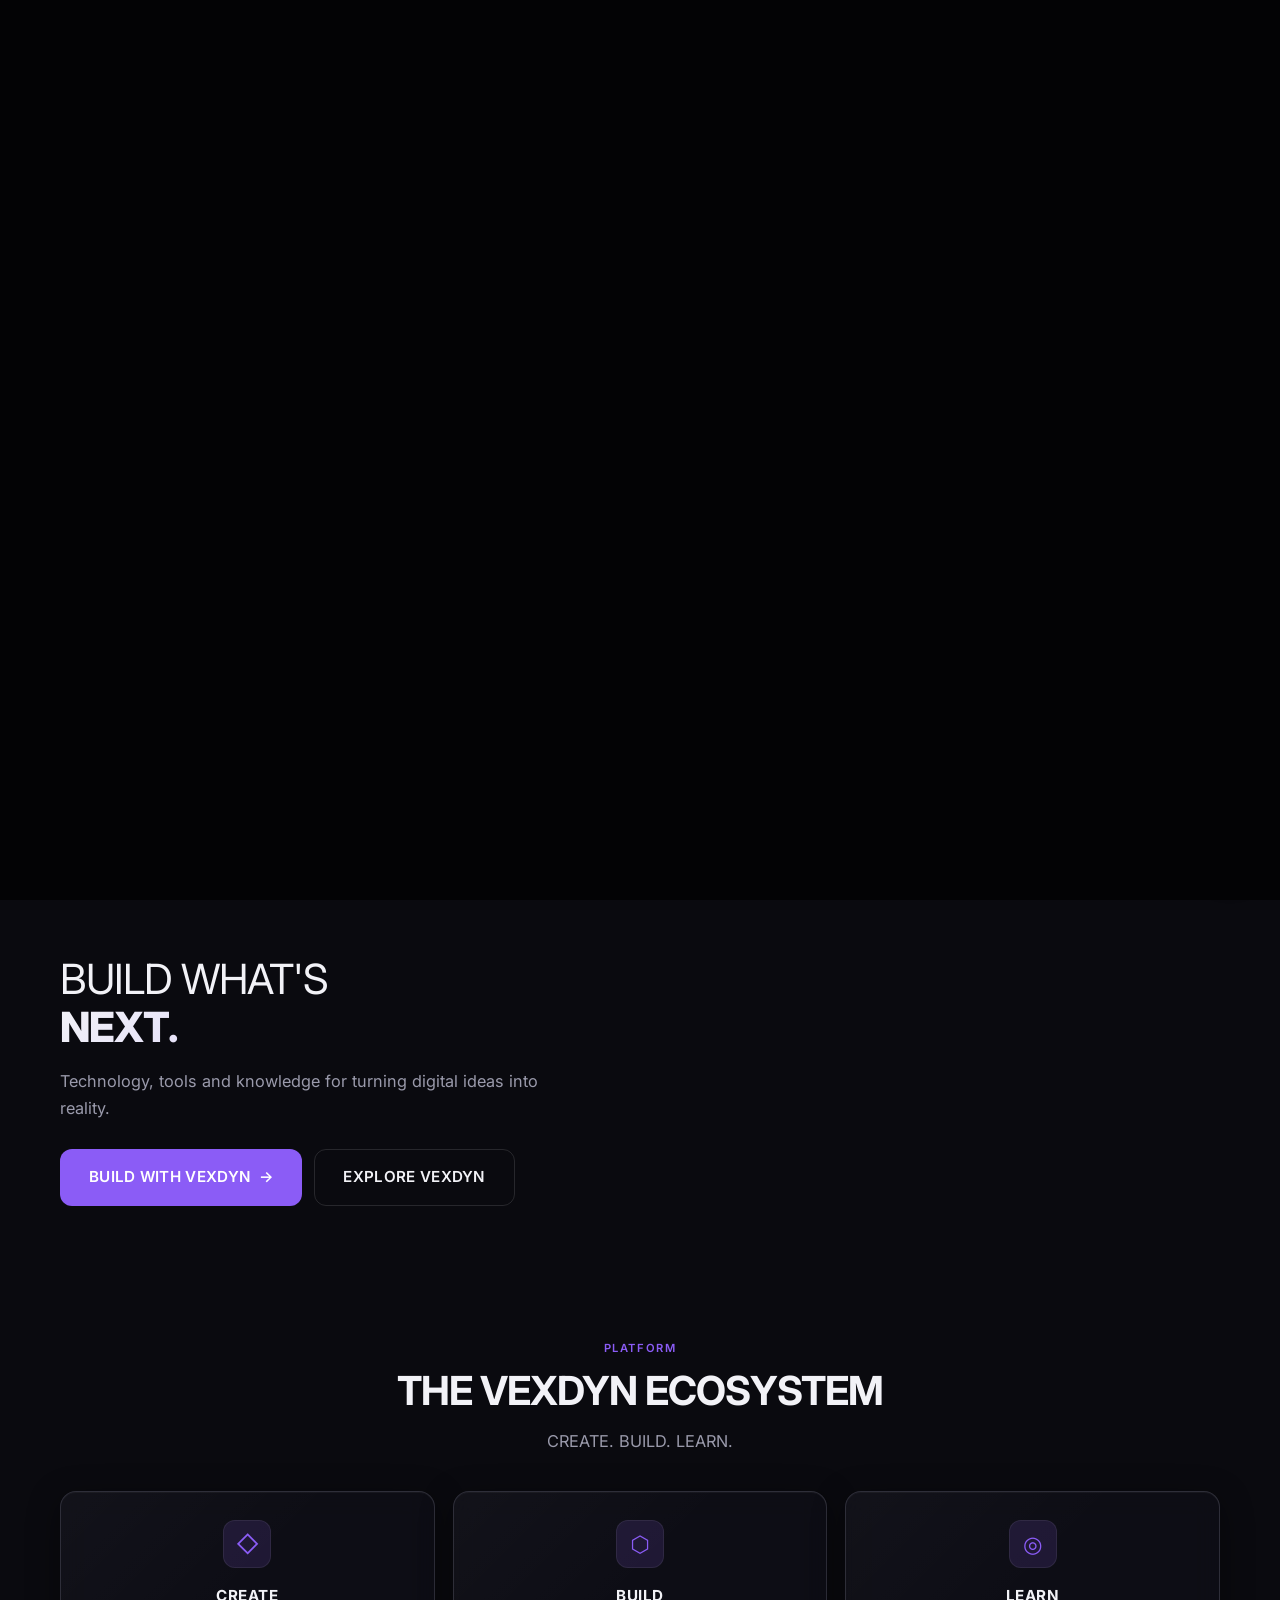
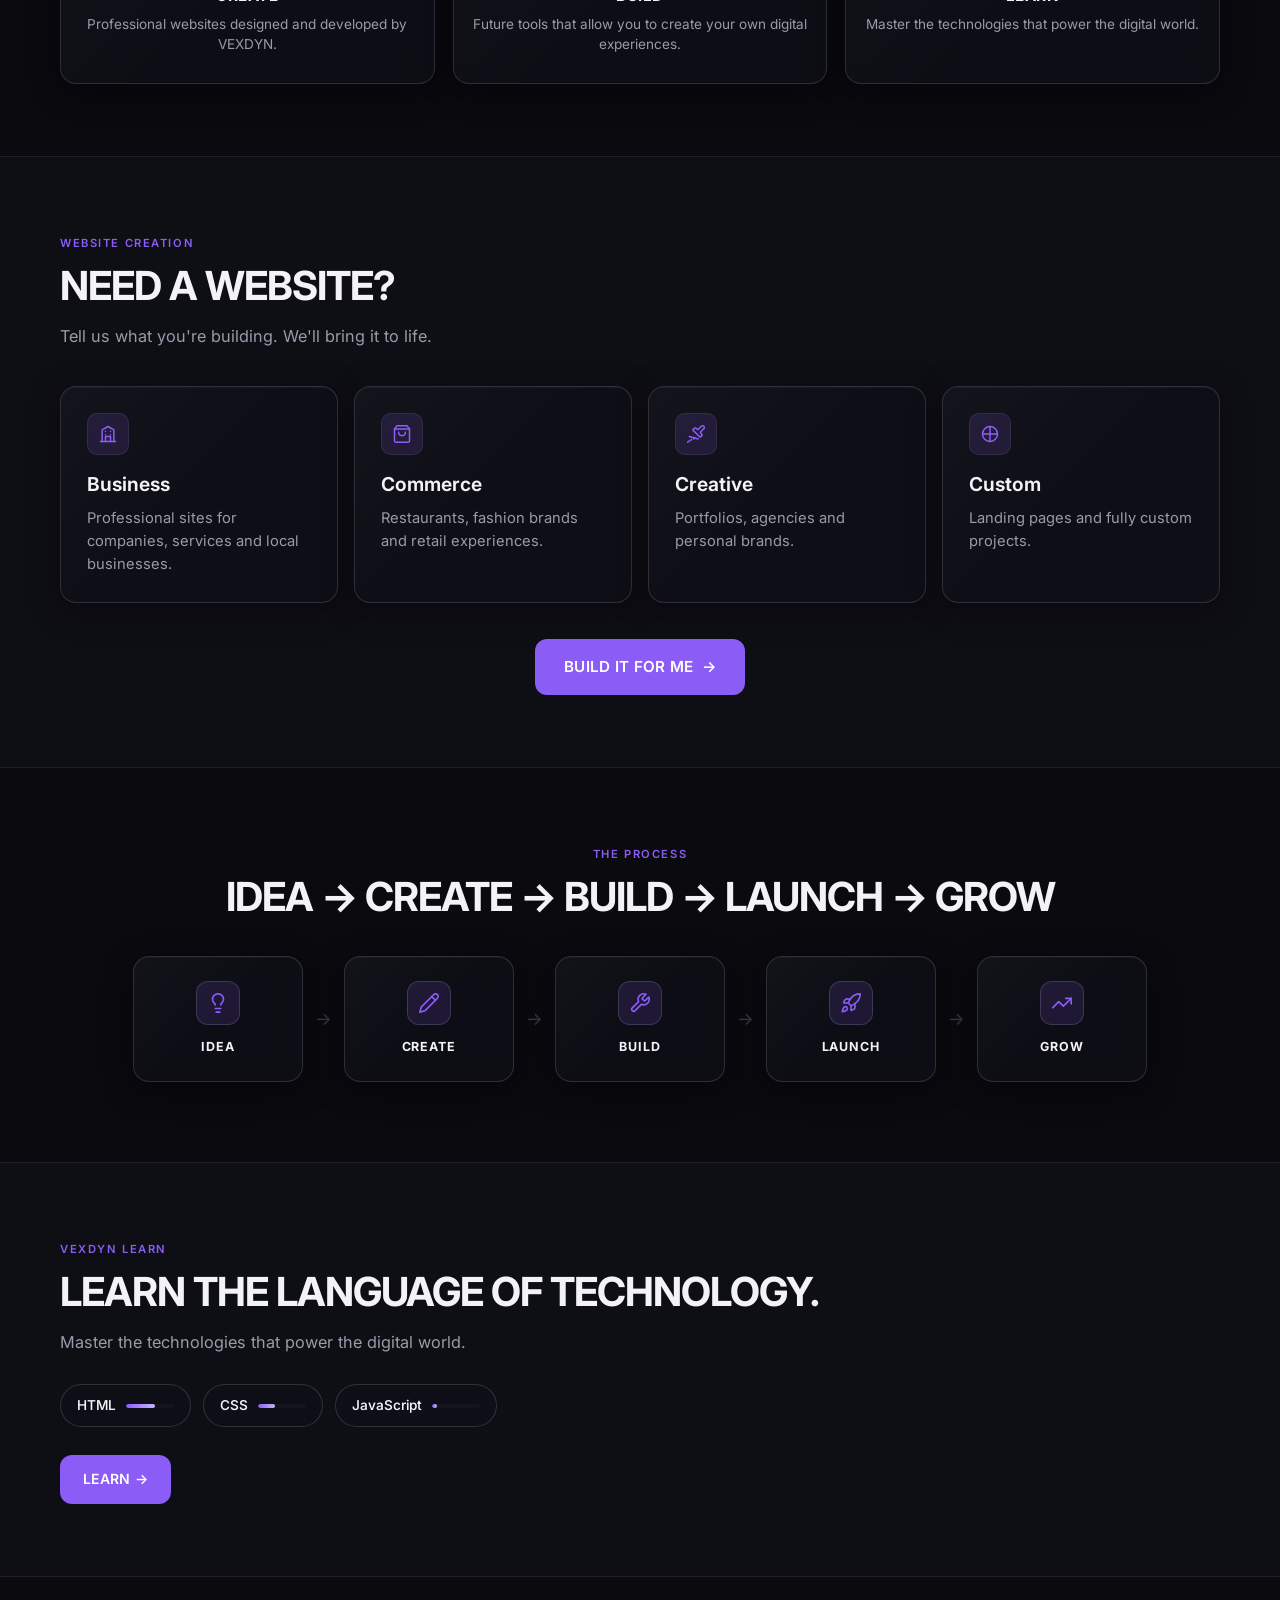
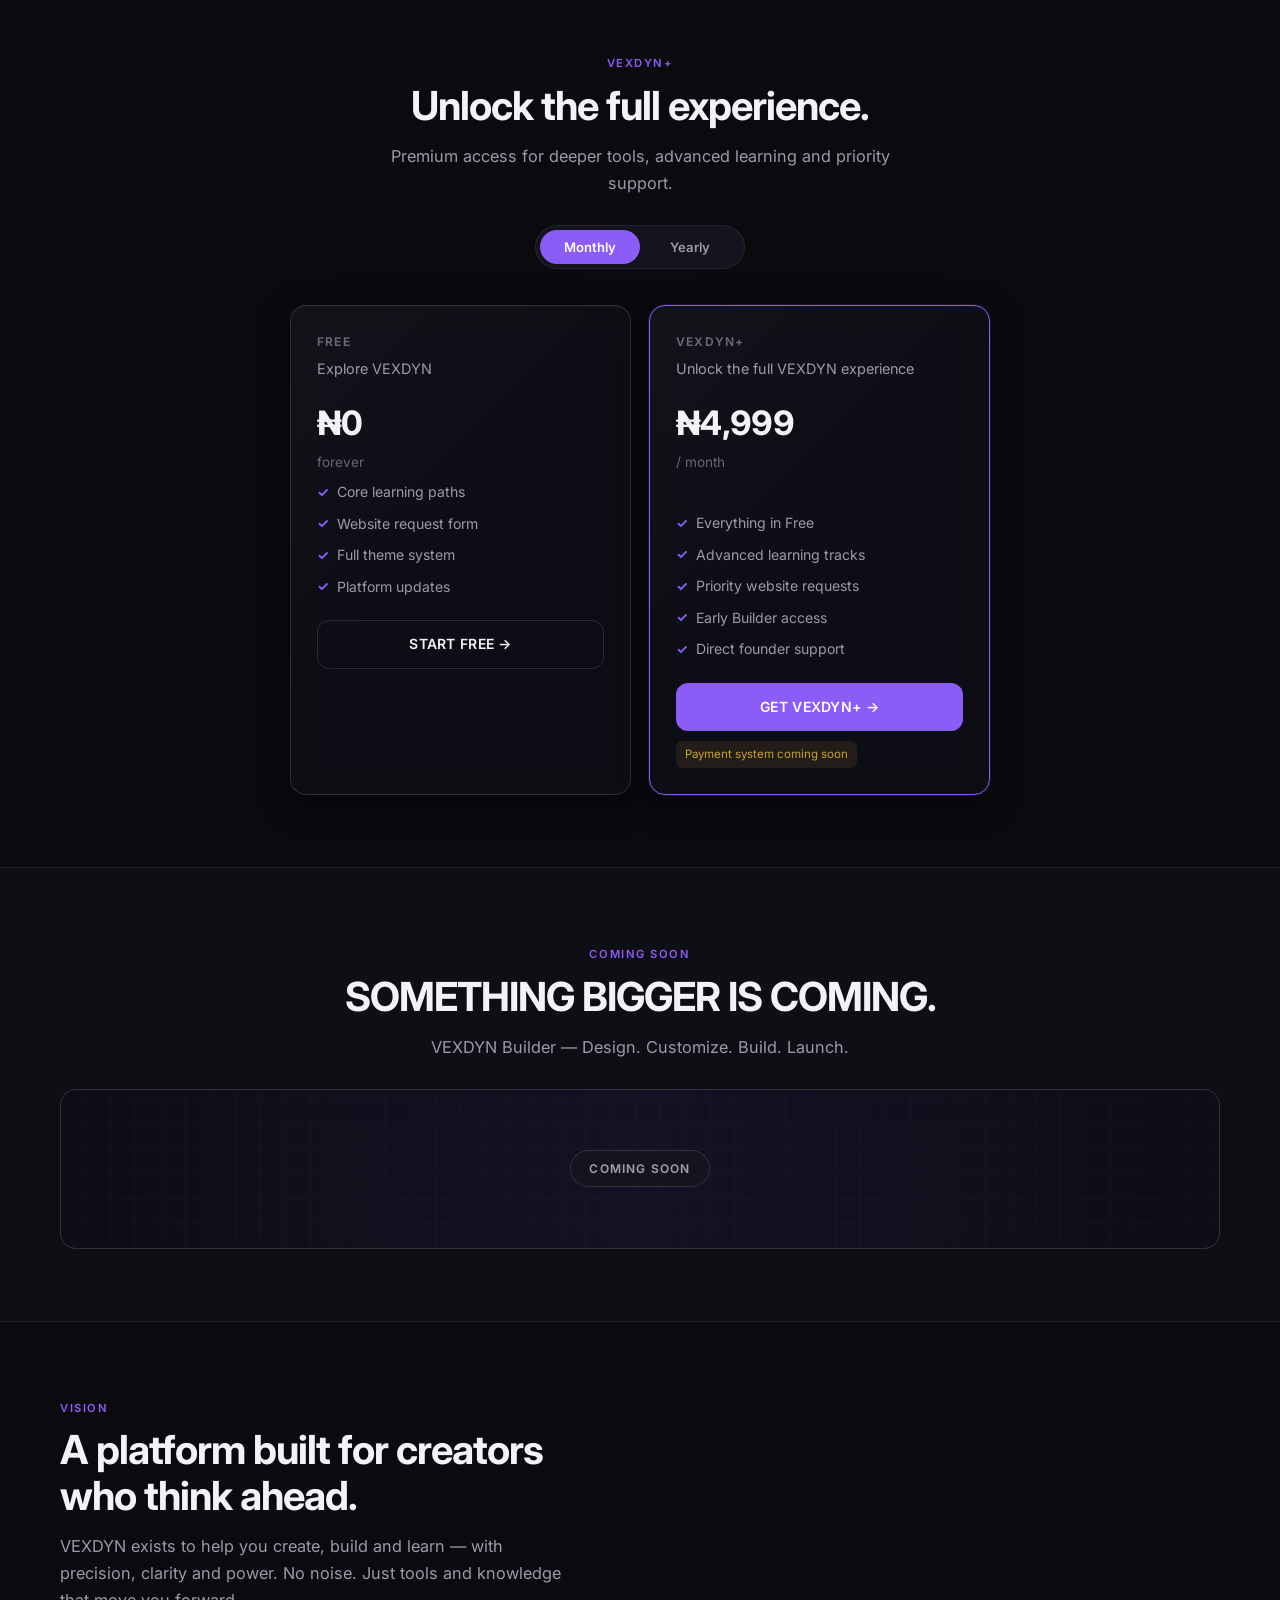
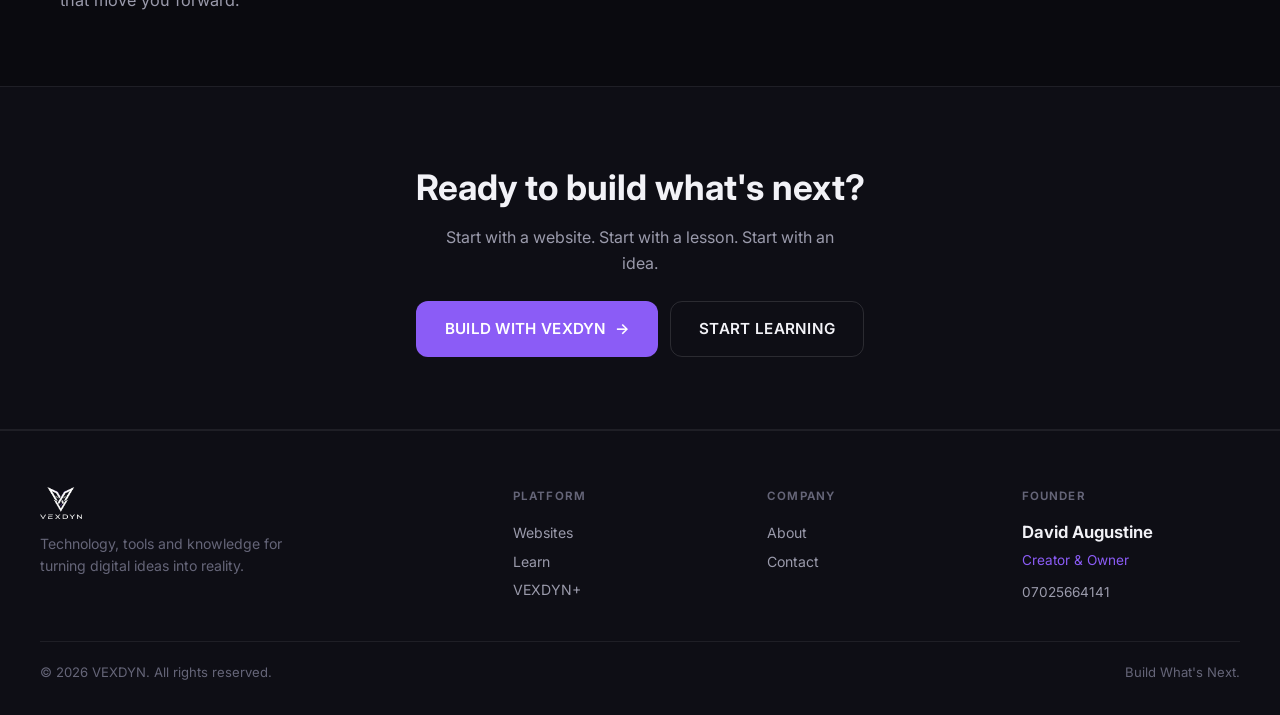
<file: index.html>
<!DOCTYPE html>
<html lang="en" data-theme="obsidian">
<head>
  <meta charset="UTF-8" />
  <meta name="viewport" content="width=device-width, initial-scale=1.0" />
  <meta name="description" content="VEXDYN — Technology, tools and knowledge for turning digital ideas into reality. Build what's next." />
  <title>VEXDYN — Build What's Next</title>
  <link rel="preconnect" href="https://fonts.googleapis.com" />
  <link rel="preconnect" href="https://fonts.gstatic.com" crossorigin />
  <link href="https://fonts.googleapis.com/css2?family=Inter:wght@400;500;600;700;800&display=swap" rel="stylesheet" />
  <link rel="stylesheet" href="style.css" />
</head>
<body>
  <!-- CINEMATIC INTRO -->
  <div class="loader-overlay" id="loader" aria-hidden="true">
    <div class="loader-stage">
      <img src="vexdyn-symbol.png" alt="" class="loader-symbol" id="loaderSymbol" width="100" height="100" />
      <div class="loader-sweep" id="loaderSweep"></div>
      <img src="vexdyn-logo-wordmark.png" alt="VEXDYN" class="loader-lockup" id="loaderLockup" width="200" />
      <div class="loader-system" id="loaderSystem">
        <div class="loader-sys-label">VEXDYN</div>
        <div class="loader-sys-msg" id="loaderSysMsg">SYSTEM INITIALIZING</div>
        <div class="loader-progress"><div class="loader-progress-fill" id="loaderProgressFill"></div></div>
      </div>
      <div class="loader-final" id="loaderFinal">
        <div class="loader-line" id="loaderLine1">THE NEXT</div>
        <div class="loader-line" id="loaderLine2">BEGINS HERE.</div>
      </div>
    </div>
  </div>

  <!-- SEARCH OVERLAY -->
  <div class="search-overlay" id="searchOverlay" role="dialog" aria-label="Search">
    <div class="search-panel">
      <div class="search-bar">
        <input type="search" id="searchInput" placeholder="What are you looking for?" autocomplete="off" enterkeyhint="search" />
        <button class="search-close" id="searchClose" aria-label="Close search">✕</button>
      </div>
      <div class="search-results" id="searchResults"></div>
    </div>
  </div>

  <header class="site-header">
    <div class="header-inner">
      <a href="index.html" class="logo-link" aria-label="VEXDYN Home">
        <img src="vexdyn-logo-wordmark-alpha.png" alt="VEXDYN" class="logo-swap" height="36" />
      </a>
      <nav class="nav-desktop" aria-label="Main">
        <a href="index.html" class="active">Home</a>
        <a href="websites.html">Websites</a>
        <a href="learn.html">Learn</a>
        <a href="plus.html">VEXDYN+</a>
        <a href="about.html">About</a>
        <a href="contact.html">Contact</a>
      </nav>
      <div class="header-actions">
        <button class="cmd-btn" id="cmdBtn" aria-label="Search" title="Search">⌕</button>
        <div class="theme-wrap">
          <button class="theme-btn" id="themeBtn" aria-label="Change theme">🌙</button>
          <div class="theme-panel" id="themePanel" role="menu">
            <button class="theme-option active" data-theme="obsidian">🌙 Obsidian</button>
            <button class="theme-option" data-theme="aurora">☀️ Aurora</button>
            <button class="theme-option" data-theme="ice">❄️ Ice</button>
          </div>
        </div>
        <button class="menu-toggle" id="menuToggle" aria-label="Open menu"><span></span><span></span><span></span></button>
      </div>
    </div>
  </header>

  <nav class="nav-mobile" id="navMobile" aria-label="Mobile">
    <a href="index.html" class="active">Home</a>
    <a href="websites.html">Websites</a>
    <a href="learn.html">Learn</a>
    <a href="plus.html">VEXDYN+</a>
    <a href="about.html">About</a>
    <a href="contact.html">Contact</a>
  </nav>

  <main class="main">
    <!-- HERO -->
    <section class="hero">
      <!-- Liquid-metal wave atmosphere (homepage Hero only) -->
      <div class="hero-waves" aria-hidden="true">
        <!-- Wave 1 dark — flows FORWARD → -->
        <svg class="hero-wave hero-wave-1" viewBox="0 0 2400 600" preserveAspectRatio="none" aria-hidden="true">
          <defs>
            <linearGradient id="gWave1" x1="0" y1="0" x2="0" y2="1">
              <stop offset="0%" stop-color="var(--wave-dark-1)"/>
              <stop offset="55%" stop-color="var(--wave-dark-1)"/>
              <stop offset="100%" stop-color="transparent"/>
            </linearGradient>
          </defs>
          <path fill="url(#gWave1)" d="M0,260 C200,160 400,360 600,260 C800,160 1000,360 1200,260 C1400,160 1600,360 1800,260 C2000,160 2200,360 2400,260 L2400,600 L0,600 Z"/>
        </svg>
        <!-- Wave 2 bright — flows BACKWARD ← -->
        <svg class="hero-wave hero-wave-2" viewBox="0 0 2400 600" preserveAspectRatio="none" aria-hidden="true">
          <defs>
            <linearGradient id="gWave2" x1="0" y1="0" x2="0" y2="1">
              <stop offset="0%" stop-color="var(--wave-bright-1)"/>
              <stop offset="55%" stop-color="var(--wave-bright-1)"/>
              <stop offset="100%" stop-color="transparent"/>
            </linearGradient>
          </defs>
          <path fill="url(#gWave2)" d="M0,300 C250,400 450,200 700,300 C950,400 1150,200 1400,300 C1650,400 1850,200 2100,300 C2250,360 2350,240 2400,300 L2400,600 L0,600 Z"/>
        </svg>
      </div>
      <img src="vexdyn-symbol-alpha.png" alt="" class="hero-geo" aria-hidden="true" />
      <div class="hero-inner">
        <img src="vexdyn-wordmark-true-transparent.png" alt="VEXDYN" class="hero-wordmark reveal" />
        <div class="code-transform" id="codeTransform" aria-live="polite">0100110100101101</div>
      </div>
    </section>

    <!-- STATEMENT — continuation of Hero -->
    <section class="section statement-section" id="statement">
      <div class="statement-inner reveal">
        <h1 class="statement-title">
          <span class="statement-light">BUILD WHAT'S</span>
          <span class="statement-bold">NEXT.</span>
        </h1>
        <p class="statement-sub">Technology, tools and knowledge for turning digital ideas into reality.</p>
        <div class="hero-ctas">
          <a href="websites.html" class="btn btn-primary btn-lg">BUILD WITH VEXDYN <span class="arrow">→</span></a>
          <a href="#ecosystem" class="btn btn-secondary btn-lg">EXPLORE VEXDYN</a>
        </div>
      </div>
    </section>

    <!-- ECOSYSTEM -->
    <section class="section" id="ecosystem">
      <div class="reveal text-center">
        <span class="section-label">Platform</span>
        <h2 class="section-title">THE VEXDYN ECOSYSTEM</h2>
        <p class="section-sub mx-auto">CREATE. BUILD. LEARN.</p>
      </div>
      <div class="grid-3 mt-10">
        <article class="v-card eco-item reveal">
          <div class="eco-icon">◇</div>
          <div class="eco-label">CREATE</div>
          <p class="eco-desc">Professional websites designed and developed by VEXDYN.</p>
        </article>
        <article class="v-card eco-item reveal reveal-delay-1">
          <div class="eco-icon">⬡</div>
          <div class="eco-label">BUILD</div>
          <p class="eco-desc">Future tools that allow you to create your own digital experiences.</p>
        </article>
        <article class="v-card eco-item reveal reveal-delay-2">
          <div class="eco-icon">◎</div>
          <div class="eco-label">LEARN</div>
          <p class="eco-desc">Master the technologies that power the digital world.</p>
        </article>
      </div>
    </section>

    <!-- WEBSITE SERVICES -->
    <section class="section-full band">
      <div class="section" style="padding-top:0;padding-bottom:0">
        <div class="reveal">
          <span class="section-label">Website Creation</span>
          <h2 class="section-title">NEED A WEBSITE?</h2>
          <p class="section-sub">Tell us what you're building. We'll bring it to life.</p>
        </div>
        <div class="grid-4 mt-10">
          <article class="v-card reveal">
            <div class="svc-icon">
              <svg viewBox="0 0 24 24"><path d="M3 21h18"/><path d="M5 21V7l7-4 7 4v14"/><path d="M9 21v-6h6v6"/><path d="M9 9h.01"/><path d="M15 9h.01"/><path d="M9 13h.01"/><path d="M15 13h.01"/></svg>
            </div>
            <h3 class="v-card-title">Business</h3>
            <p class="v-card-desc">Professional sites for companies, services and local businesses.</p>
          </article>
          <article class="v-card reveal reveal-delay-1">
            <div class="svc-icon">
              <svg viewBox="0 0 24 24"><path d="M6 2 3 6v14a2 2 0 0 0 2 2h14a2 2 0 0 0 2-2V6l-3-4Z"/><path d="M3 6h18"/><path d="M16 10a4 4 0 0 1-8 0"/></svg>
            </div>
            <h3 class="v-card-title">Commerce</h3>
            <p class="v-card-desc">Restaurants, fashion brands and retail experiences.</p>
          </article>
          <article class="v-card reveal reveal-delay-2">
            <div class="svc-icon">
              <svg viewBox="0 0 24 24"><path d="m14.622 17.897-10.68-2.913"/><path d="M18.376 2.622a1 1 0 1 1 3.002 3.002L17.36 9.643a.5.5 0 0 0 0 .707l.944.944a2.41 2.41 0 0 1 0 3.408l-.944.944a.5.5 0 0 1-.707 0L8.354 7.348a.5.5 0 0 1 0-.707l.944-.944a2.41 2.41 0 0 1 3.408 0l.944.944a.5.5 0 0 0 .707 0z"/><path d="m5 20 1.5-1.5"/><path d="m9 18 1.5-1.5"/><path d="m2 22 1.5-1.5"/></svg>
            </div>
            <h3 class="v-card-title">Creative</h3>
            <p class="v-card-desc">Portfolios, agencies and personal brands.</p>
          </article>
          <article class="v-card reveal reveal-delay-3">
            <div class="svc-icon">
              <svg viewBox="0 0 24 24"><path d="M12 3v18"/><path d="M3 12h18"/><circle cx="12" cy="12" r="9"/></svg>
            </div>
            <h3 class="v-card-title">Custom</h3>
            <p class="v-card-desc">Landing pages and fully custom projects.</p>
          </article>
        </div>
        <div class="text-center mt-10 reveal">
          <a href="websites.html" class="btn btn-primary btn-lg">BUILD IT FOR ME <span class="arrow">→</span></a>
        </div>
      </div>
    </section>

    <!-- PROCESS — horizontal -->
    <section class="section process-section">
      <div class="reveal text-center">
        <span class="section-label">The Process</span>
        <h2 class="section-title">IDEA → CREATE → BUILD → LAUNCH → GROW</h2>
      </div>
      <div class="process-track" id="processTrack">
        <article class="v-card process-card">
          <div class="process-icon">
            <svg viewBox="0 0 24 24"><path d="M15 14c.2-1 .7-1.7 1.5-2.5 1-.9 1.5-2.2 1.5-3.5A6 6 0 0 0 6 8c0 1 .2 2.2 1.5 3.5.7.7 1.3 1.5 1.5 2.5"/><path d="M9 18h6"/><path d="M10 22h4"/></svg>
          </div>
          <div class="process-label">IDEA</div>
        </article>
        <span class="process-arrow" aria-hidden="true">→</span>
        <article class="v-card process-card">
          <div class="process-icon">
            <svg viewBox="0 0 24 24"><path d="M17 3a2.85 2.83 0 1 1 4 4L7.5 20.5 2 22l1.5-5.5Z"/><path d="m15 5 4 4"/></svg>
          </div>
          <div class="process-label">CREATE</div>
        </article>
        <span class="process-arrow" aria-hidden="true">→</span>
        <article class="v-card process-card">
          <div class="process-icon">
            <svg viewBox="0 0 24 24"><path d="M14.7 6.3a1 1 0 0 0 0 1.4l1.6 1.6a1 1 0 0 0 1.4 0l3.77-3.77a6 6 0 0 1-7.94 7.94l-6.91 6.91a2.12 2.12 0 0 1-3-3l6.91-6.91a6 6 0 0 1 7.94-7.94l-3.76 3.76z"/></svg>
          </div>
          <div class="process-label">BUILD</div>
        </article>
        <span class="process-arrow" aria-hidden="true">→</span>
        <article class="v-card process-card">
          <div class="process-icon">
            <svg viewBox="0 0 24 24"><path d="M4.5 16.5c-1.5 1.26-2 5-2 5s3.74-.5 5-2c.71-.84.7-2.13-.09-2.91a2.18 2.18 0 0 0-2.91-.09z"/><path d="m12 15-3-3a22 22 0 0 1 2-3.95A12.88 12.88 0 0 1 22 2c0 2.72-.78 7.5-6 11a22.35 22.35 0 0 1-4 2z"/><path d="M9 12H4s.55-3.03 2-4c1.62-1.08 5 0 5 0"/><path d="M12 15v5s3.03-.55 4-2c1.08-1.62 0-5 0-5"/></svg>
          </div>
          <div class="process-label">LAUNCH</div>
        </article>
        <span class="process-arrow" aria-hidden="true">→</span>
        <article class="v-card process-card">
          <div class="process-icon">
            <svg viewBox="0 0 24 24"><path d="M16 7h6v6"/><path d="m22 7-8.5 8.5-5-5L2 17"/></svg>
          </div>
          <div class="process-label">GROW</div>
        </article>
      </div>
    </section>

    <!-- LEARN TEASER -->
    <section class="section-full band">
      <div class="section" style="padding-top:0;padding-bottom:0">
        <div class="reveal">
          <span class="section-label">VEXDYN Learn</span>
          <h2 class="section-title">LEARN THE LANGUAGE OF TECHNOLOGY.</h2>
          <p class="section-sub">Master the technologies that power the digital world.</p>
        </div>
        <div class="learn-preview reveal reveal-delay-1">
          <div class="learn-chip">HTML <div class="bar"><span style="width:60%"></span></div></div>
          <div class="learn-chip">CSS <div class="bar"><span style="width:35%"></span></div></div>
          <div class="learn-chip">JavaScript <div class="bar"><span style="width:10%"></span></div></div>
        </div>
        <div class="reveal reveal-delay-2">
          <a href="learn.html" class="btn btn-primary">LEARN →</a>
        </div>
      </div>
    </section>

    <!-- VEXDYN+ -->
    <section class="section" id="plus">
      <div class="reveal text-center">
        <span class="section-label">VEXDYN+</span>
        <h2 class="section-title">Unlock the full experience.</h2>
        <p class="section-sub mx-auto">Premium access for deeper tools, advanced learning and priority support.</p>
      </div>
      <div class="pricing-toggle-wrap">
        <div class="pricing-toggle" id="pricingToggle" role="group" aria-label="Billing period">
          <div class="toggle-indicator"></div>
          <button class="toggle-btn active" id="toggleMonthly">Monthly</button>
          <button class="toggle-btn" id="toggleYearly">Yearly</button>
        </div>
      </div>
      <div class="price-cards">
        <article class="v-card price-card reveal">
          <div class="plan-name">Free</div>
          <div class="plan-concept">Explore VEXDYN</div>
          <div class="price-amount">₦0</div>
          <div class="price-period">forever</div>
          <ul class="price-features">
            <li>Core learning paths</li>
            <li>Website request form</li>
            <li>Full theme system</li>
            <li>Platform updates</li>
          </ul>
          <a href="plus.html" class="btn btn-secondary btn-block">START FREE →</a>
        </article>
        <article class="v-card price-card featured reveal reveal-delay-1">
          <div class="plan-name">VEXDYN+</div>
          <div class="plan-concept">Unlock the full VEXDYN experience</div>
          <div class="price-amount" id="plusAmount">₦4,999</div>
          <div class="price-period" id="plusPeriod">/ month</div>
          <div class="price-save" id="plusSave" style="visibility:hidden"></div>
          <ul class="price-features">
            <li>Everything in Free</li>
            <li>Advanced learning tracks</li>
            <li>Priority website requests</li>
            <li>Early Builder access</li>
            <li>Direct founder support</li>
          </ul>
          <a href="plus.html" class="btn btn-primary btn-block">GET VEXDYN+ →</a>
          <p class="placeholder-notice">Payment system coming soon</p>
        </article>
      </div>
    </section>

    <!-- FUTURE BUILDER -->
    <section class="section-full band" id="builder">
      <div class="section" style="padding-top:0;padding-bottom:0">
        <div class="reveal text-center">
          <span class="section-label">Coming Soon</span>
          <h2 class="section-title">SOMETHING BIGGER IS COMING.</h2>
          <p class="section-sub mx-auto">VEXDYN Builder — Design. Customize. Build. Launch.</p>
        </div>
        <div class="builder-preview reveal reveal-delay-1">
          <span class="builder-badge">COMING SOON</span>
        </div>
      </div>
    </section>

    <!-- VISION -->
    <section class="section">
      <div class="reveal" style="max-width:560px">
        <span class="section-label">Vision</span>
        <h2 class="section-title">A platform built for creators who think ahead.</h2>
        <p class="section-sub">VEXDYN exists to help you create, build and learn — with precision, clarity and power. No noise. Just tools and knowledge that move you forward.</p>
      </div>
    </section>

    <!-- FINAL CTA -->
    <section class="cta-banner">
      <div class="reveal">
        <h2>Ready to build what's next?</h2>
        <p>Start with a website. Start with a lesson. Start with an idea.</p>
        <div class="hero-ctas" style="justify-content:center">
          <a href="websites.html" class="btn btn-primary btn-lg">BUILD WITH VEXDYN <span class="arrow">→</span></a>
          <a href="learn.html" class="btn btn-secondary btn-lg">START LEARNING</a>
        </div>
      </div>
    </section>
  </main>

  <footer class="site-footer">
    <div class="footer-inner">
      <div class="footer-brand">
        <img src="vexdyn-logo-wordmark-alpha.png" alt="VEXDYN" class="logo-swap" height="32" />
        <p>Technology, tools and knowledge for turning digital ideas into reality.</p>
      </div>
      <div class="footer-col">
        <h4>Platform</h4>
        <a href="websites.html">Websites</a>
        <a href="learn.html">Learn</a>
        <a href="plus.html">VEXDYN+</a>
      </div>
      <div class="footer-col">
        <h4>Company</h4>
        <a href="about.html">About</a>
        <a href="contact.html">Contact</a>
      </div>
      <div class="footer-col">
        <h4>Founder</h4>
        <div class="founder-card">
          <span class="founder-name">David Augustine</span>
          <span class="founder-title">Creator & Owner</span>
          <span class="founder-contact">07025664141</span>
        </div>
      </div>
    </div>
    <div class="footer-bottom">
      <span>© 2026 VEXDYN. All rights reserved.</span>
      <span>Build What's Next.</span>
    </div>
  </footer>

  <!-- WhatsApp customer service -->
  <a href="https://wa.me/2347025664141" class="wa-float" target="_blank" rel="noopener noreferrer" aria-label="Chat with VEXDYN on WhatsApp">
    <svg viewBox="0 0 24 24" width="28" height="28" aria-hidden="true" fill="currentColor">
      <path d="M17.472 14.382c-.297-.149-1.758-.867-2.03-.967-.273-.099-.471-.148-.67.15-.197.297-.767.966-.94 1.164-.173.199-.347.223-.644.075-.297-.15-1.255-.463-2.39-1.475-.883-.788-1.48-1.761-1.653-2.059-.173-.297-.018-.458.13-.606.134-.133.298-.347.446-.52.149-.174.198-.298.298-.497.099-.198.05-.371-.025-.52-.075-.149-.669-1.612-.916-2.207-.242-.579-.487-.5-.669-.51-.173-.008-.371-.01-.57-.01-.198 0-.52.074-.792.372-.272.297-1.04 1.016-1.04 2.479 0 1.462 1.065 2.875 1.213 3.074.149.198 2.096 3.2 5.077 4.487.709.306 1.262.489 1.694.625.712.227 1.36.195 1.871.118.571-.085 1.758-.719 2.006-1.413.248-.694.248-1.289.173-1.413-.074-.124-.272-.198-.57-.347m-5.421 7.403h-.004a9.87 9.87 0 01-5.031-1.378l-.361-.214-3.741.982.998-3.648-.235-.374a9.86 9.86 0 01-1.51-5.26c.001-5.45 4.436-9.884 9.888-9.884 2.64 0 5.122 1.03 6.988 2.898a9.825 9.825 0 012.893 6.994c-.003 5.45-4.435 9.884-9.885 9.884m8.413-18.297A11.815 11.815 0 0012.05 0C5.495 0 .16 5.335.157 11.892c0 2.096.547 4.142 1.588 5.945L.057 24l6.305-1.654a11.882 11.882 0 005.683 1.448h.005c6.554 0 11.89-5.335 11.893-11.893a11.821 11.821 0 00-3.48-8.413z"/>
    </svg>
  </a>

  <script src="script.js"></script>
</body>
</html>
</file>
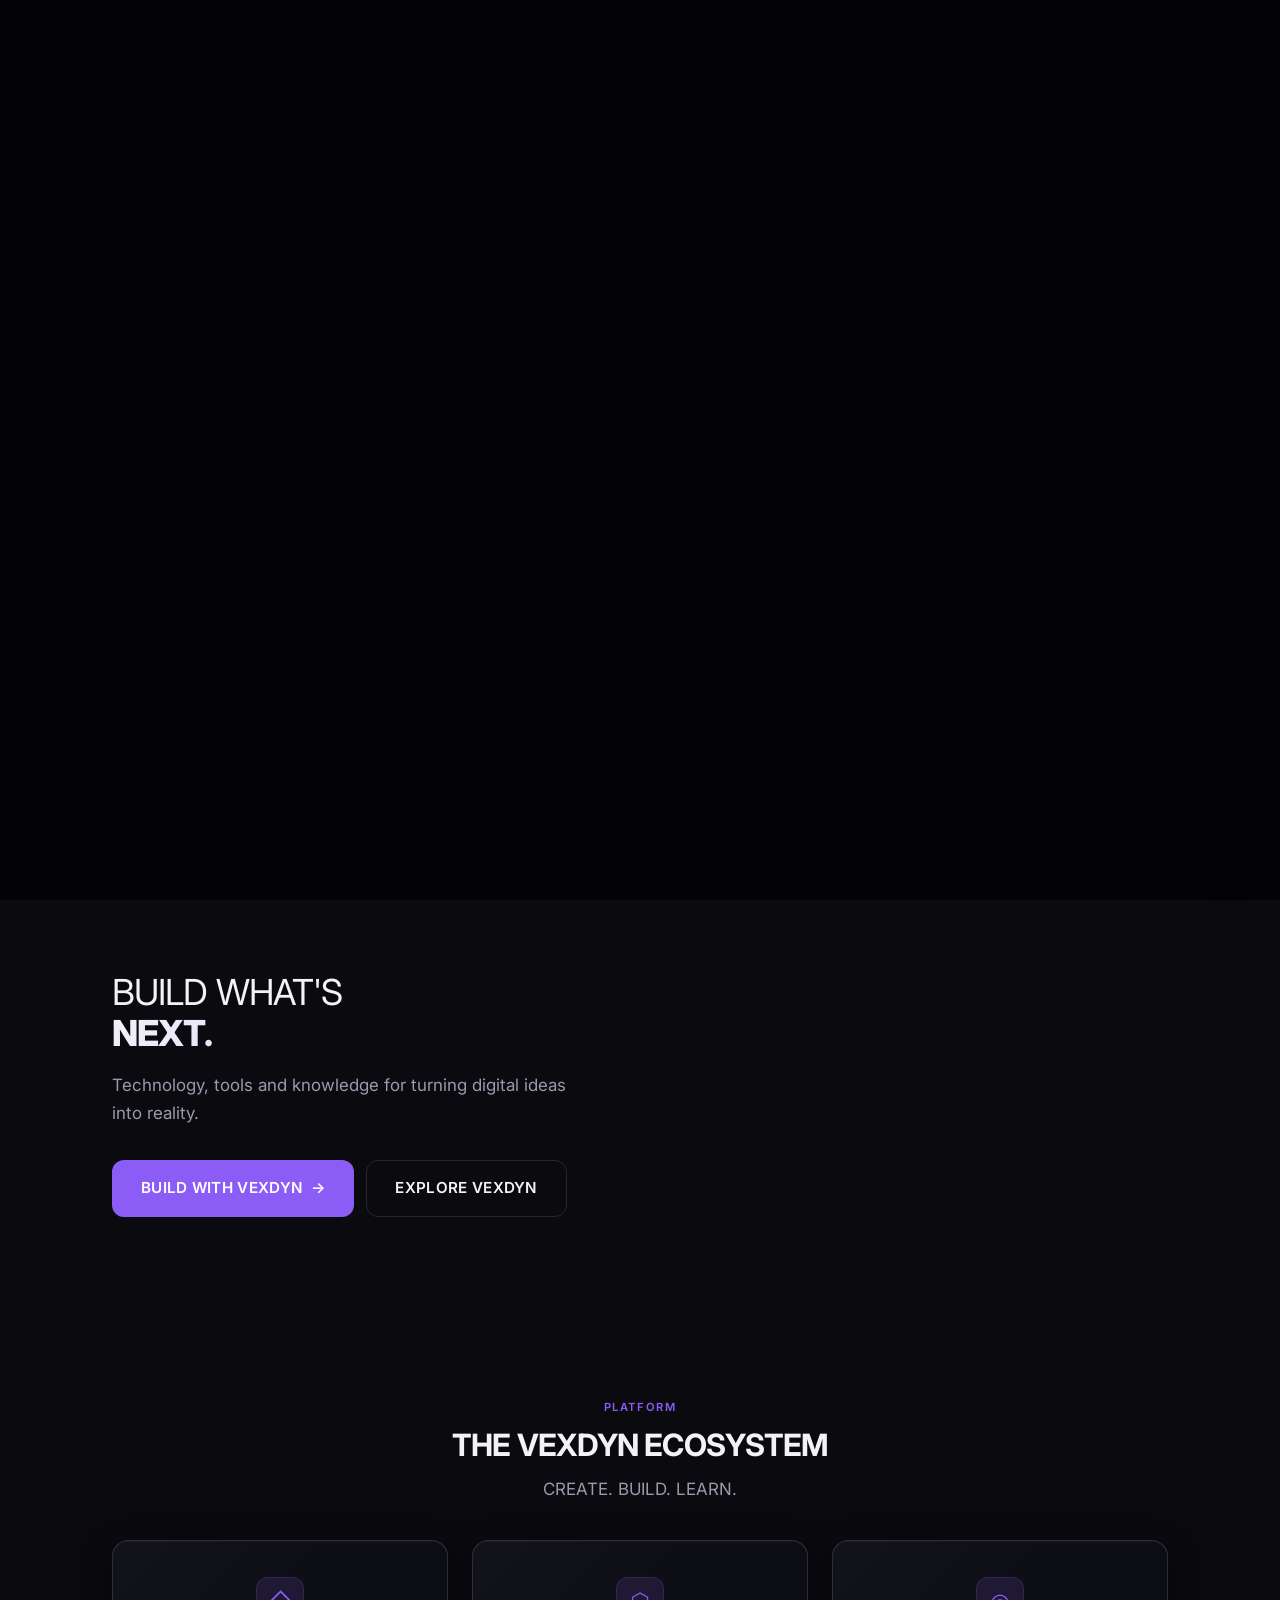
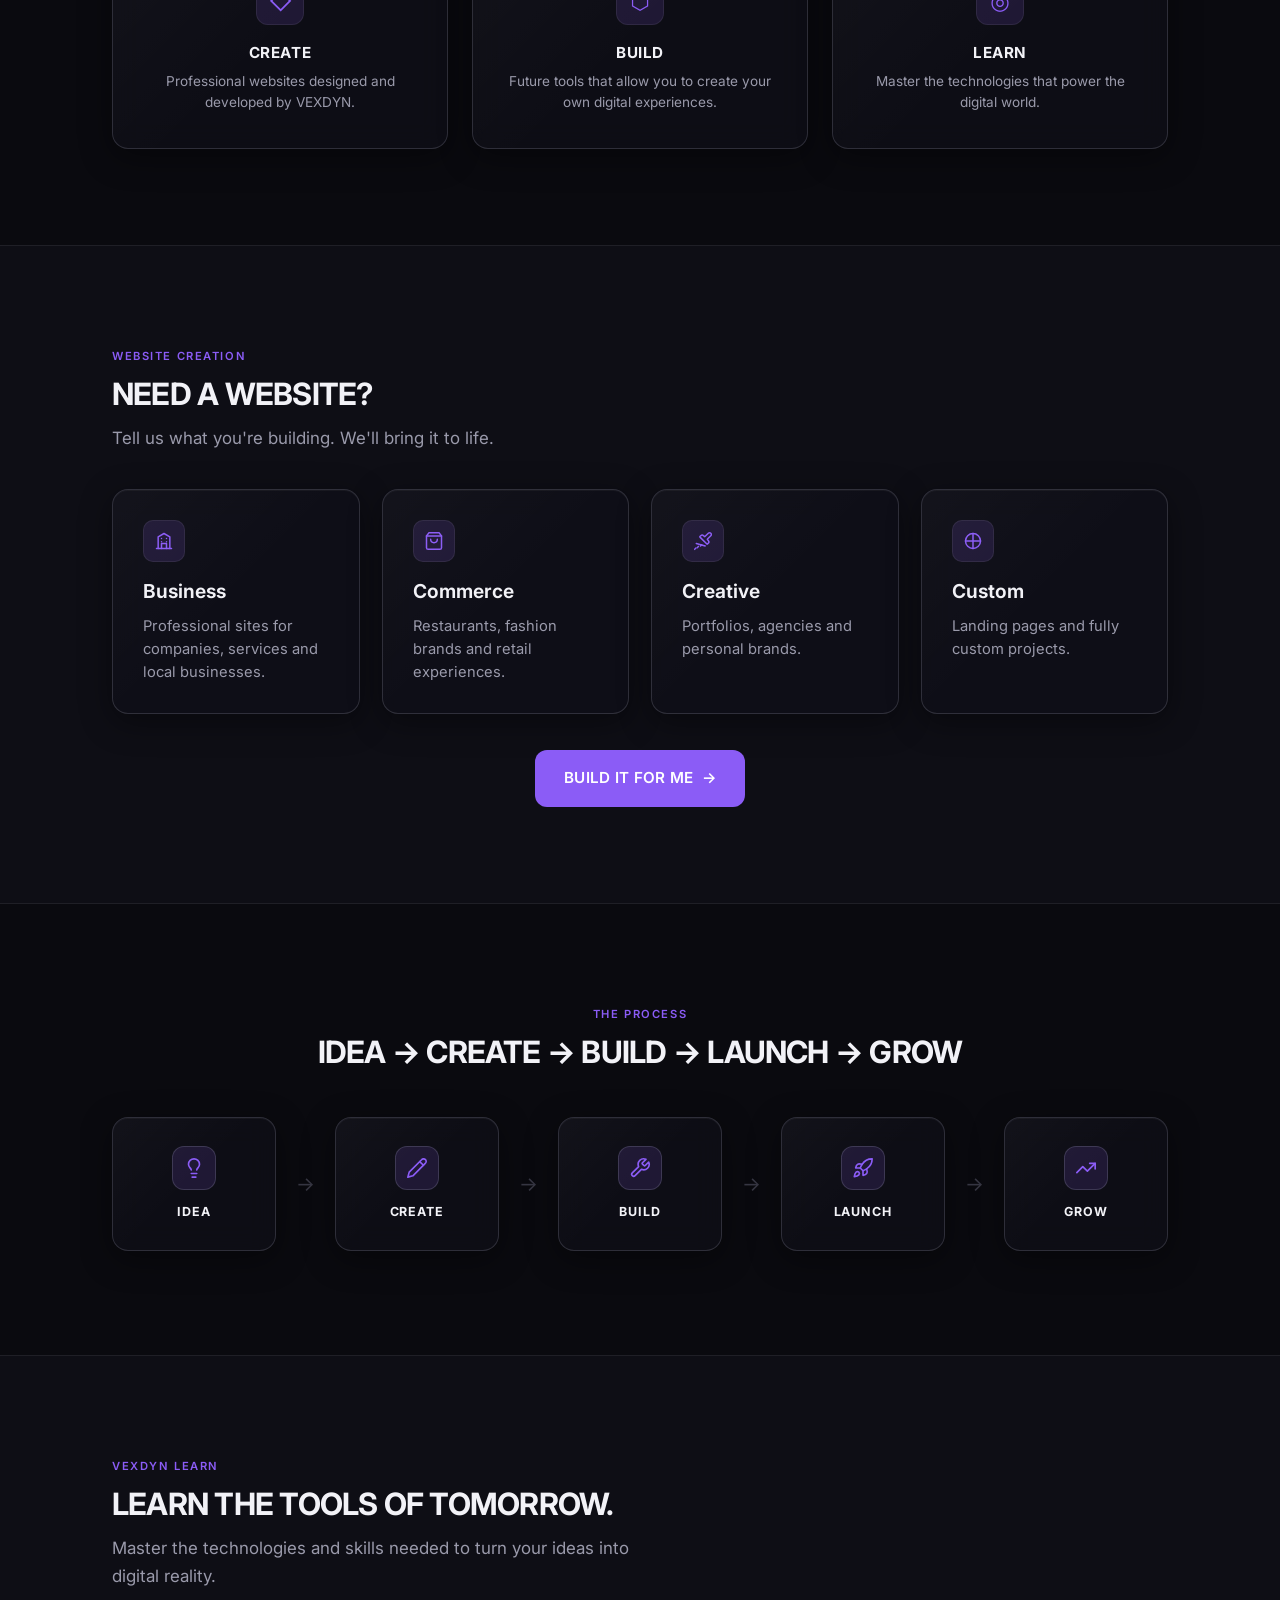
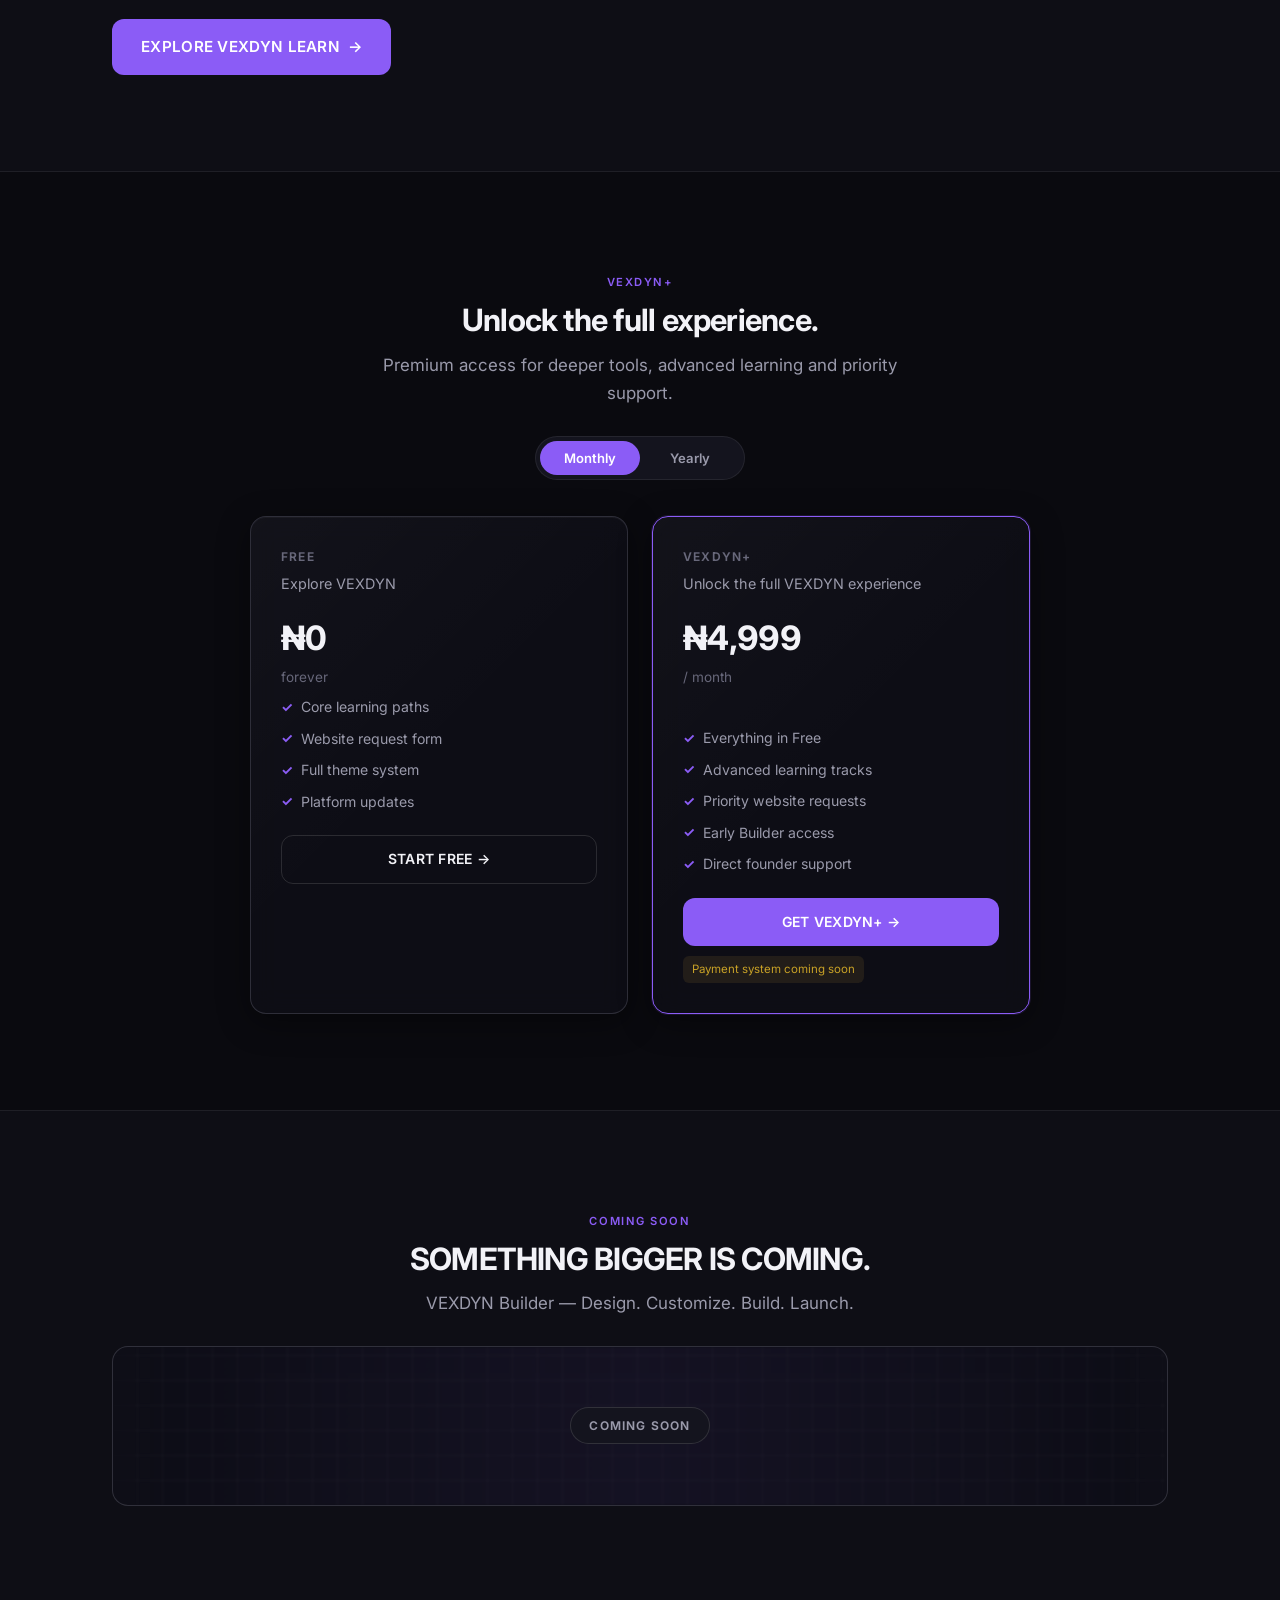
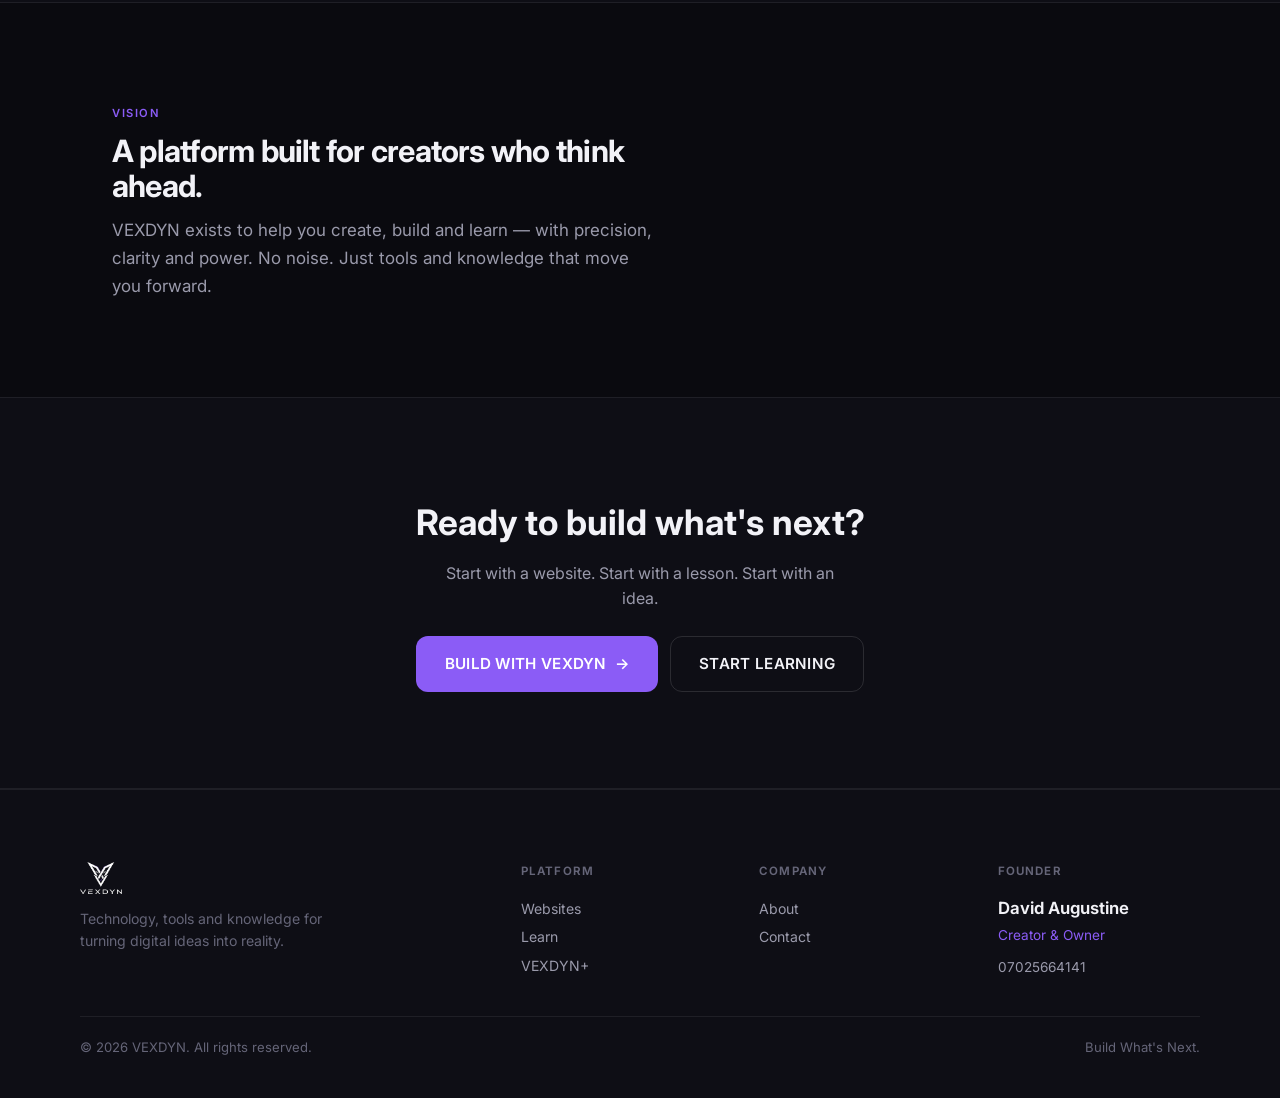
<file: vexdyn-learn-build1/index.html>
<!DOCTYPE html>
<html lang="en" data-theme="obsidian">
<head>
  <meta charset="UTF-8" />
  <meta name="viewport" content="width=device-width, initial-scale=1.0" />
  <meta name="description" content="VEXDYN — Technology, tools and knowledge for turning digital ideas into reality. Build what's next." />
  <title>VEXDYN — Build What's Next</title>
  <link rel="preconnect" href="https://fonts.googleapis.com" />
  <link rel="preconnect" href="https://fonts.gstatic.com" crossorigin />
  <link href="https://fonts.googleapis.com/css2?family=Inter:wght@400;500;600;700;800&display=swap" rel="stylesheet" />
  <link rel="stylesheet" href="style.css" />
</head>
<body>
  <!-- CINEMATIC INTRO -->
  <div class="loader-overlay" id="loader" aria-hidden="true">
    <div class="loader-stage">
      <img src="vexdyn-symbol.png" alt="" class="loader-symbol" id="loaderSymbol" width="100" height="100" />
      <div class="loader-sweep" id="loaderSweep"></div>
      <img src="vexdyn-logo-wordmark.png" alt="VEXDYN" class="loader-lockup" id="loaderLockup" width="200" />
      <div class="loader-system" id="loaderSystem">
        <div class="loader-sys-label">VEXDYN</div>
        <div class="loader-sys-msg" id="loaderSysMsg">SYSTEM INITIALIZING</div>
        <div class="loader-progress"><div class="loader-progress-fill" id="loaderProgressFill"></div></div>
      </div>
      <div class="loader-final" id="loaderFinal">
        <div class="loader-line" id="loaderLine1">THE NEXT</div>
        <div class="loader-line" id="loaderLine2">BEGINS HERE.</div>
      </div>
    </div>
  </div>

  <!-- SEARCH OVERLAY -->
  <div class="search-overlay" id="searchOverlay" role="dialog" aria-label="Search">
    <div class="search-panel">
      <div class="search-bar">
        <input type="search" id="searchInput" placeholder="What are you looking for?" autocomplete="off" enterkeyhint="search" />
        <button class="search-close" id="searchClose" aria-label="Close search">✕</button>
      </div>
      <div class="search-results" id="searchResults"></div>
    </div>
  </div>

  <header class="site-header">
    <div class="header-inner">
      <a href="index.html" class="logo-link" aria-label="VEXDYN Home">
        <img src="vexdyn-logo-wordmark-alpha.png" alt="VEXDYN" class="logo-swap" height="36" />
      </a>
      <nav class="nav-desktop" aria-label="Main">
        <a href="index.html" class="active">Home</a>
        <a href="websites.html">Websites</a>
        <a href="learn.html">Learn</a>
        <a href="plus.html">VEXDYN+</a>
        <a href="about.html">About</a>
        <a href="contact.html">Contact</a>
      </nav>
      <div class="header-actions">
        <button class="cmd-btn" id="cmdBtn" aria-label="Search" title="Search">⌕</button>
        <div class="theme-wrap">
          <button class="theme-btn" id="themeBtn" aria-label="Change theme">🌙</button>
          <div class="theme-panel" id="themePanel" role="menu">
            <button class="theme-option active" data-theme="obsidian">🌙 Obsidian</button>
            <button class="theme-option" data-theme="aurora">☀️ Aurora</button>
            <button class="theme-option" data-theme="ice">❄️ Ice</button>
          </div>
        </div>
        <button class="menu-toggle" id="menuToggle" aria-label="Open menu"><span></span><span></span><span></span></button>
      </div>
    </div>
  </header>

  <nav class="nav-mobile" id="navMobile" aria-label="Mobile">
    <a href="index.html" class="active">Home</a>
    <a href="websites.html">Websites</a>
    <a href="learn.html">Learn</a>
    <a href="plus.html">VEXDYN+</a>
    <a href="about.html">About</a>
    <a href="contact.html">Contact</a>
  </nav>

  <main class="main">
    <!-- HERO -->
    <section class="hero">
      <!-- Liquid-metal wave atmosphere (homepage Hero only) -->
      <div class="hero-waves" aria-hidden="true">
        <!-- Wave 1 dark — flows FORWARD → -->
        <svg class="hero-wave hero-wave-1" viewBox="0 0 2400 600" preserveAspectRatio="none" aria-hidden="true">
          <defs>
            <linearGradient id="gWave1" x1="0" y1="0" x2="0" y2="1">
              <stop offset="0%" stop-color="var(--wave-dark-1)"/>
              <stop offset="55%" stop-color="var(--wave-dark-1)"/>
              <stop offset="100%" stop-color="transparent"/>
            </linearGradient>
          </defs>
          <path fill="url(#gWave1)" d="M0,260 C200,160 400,360 600,260 C800,160 1000,360 1200,260 C1400,160 1600,360 1800,260 C2000,160 2200,360 2400,260 L2400,600 L0,600 Z"/>
        </svg>
        <!-- Wave 2 bright — flows BACKWARD ← -->
        <svg class="hero-wave hero-wave-2" viewBox="0 0 2400 600" preserveAspectRatio="none" aria-hidden="true">
          <defs>
            <linearGradient id="gWave2" x1="0" y1="0" x2="0" y2="1">
              <stop offset="0%" stop-color="var(--wave-bright-1)"/>
              <stop offset="55%" stop-color="var(--wave-bright-1)"/>
              <stop offset="100%" stop-color="transparent"/>
            </linearGradient>
          </defs>
          <path fill="url(#gWave2)" d="M0,300 C250,400 450,200 700,300 C950,400 1150,200 1400,300 C1650,400 1850,200 2100,300 C2250,360 2350,240 2400,300 L2400,600 L0,600 Z"/>
        </svg>
      </div>
      <img src="vexdyn-symbol-alpha.png" alt="" class="hero-geo" aria-hidden="true" />
      <div class="hero-inner">
        <img src="vexdyn-wordmark-true-transparent.png" alt="VEXDYN" class="hero-wordmark reveal" />
        <div class="code-transform" id="codeTransform" aria-live="polite">0100110100101101</div>
      </div>
    </section>

    <!-- STATEMENT — continuation of Hero -->
    <section class="section statement-section" id="statement">
      <div class="statement-inner reveal">
        <h1 class="statement-title">
          <span class="statement-light">BUILD WHAT'S</span>
          <span class="statement-bold">NEXT.</span>
        </h1>
        <p class="statement-sub">Technology, tools and knowledge for turning digital ideas into reality.</p>
        <div class="hero-ctas">
          <a href="websites.html" class="btn btn-primary btn-lg">BUILD WITH VEXDYN <span class="arrow">→</span></a>
          <a href="#ecosystem" class="btn btn-secondary btn-lg">EXPLORE VEXDYN</a>
        </div>
      </div>
    </section>

    <!-- ECOSYSTEM -->
    <section class="section" id="ecosystem">
      <div class="reveal text-center">
        <span class="section-label">Platform</span>
        <h2 class="section-title">THE VEXDYN ECOSYSTEM</h2>
        <p class="section-sub mx-auto">CREATE. BUILD. LEARN.</p>
      </div>
      <div class="grid-3 mt-10">
        <article class="v-card eco-item reveal">
          <div class="eco-icon">◇</div>
          <div class="eco-label">CREATE</div>
          <p class="eco-desc">Professional websites designed and developed by VEXDYN.</p>
        </article>
        <article class="v-card eco-item reveal reveal-delay-1">
          <div class="eco-icon">⬡</div>
          <div class="eco-label">BUILD</div>
          <p class="eco-desc">Future tools that allow you to create your own digital experiences.</p>
        </article>
        <article class="v-card eco-item reveal reveal-delay-2">
          <div class="eco-icon">◎</div>
          <div class="eco-label">LEARN</div>
          <p class="eco-desc">Master the technologies that power the digital world.</p>
        </article>
      </div>
    </section>

    <!-- WEBSITE SERVICES -->
    <section class="section-full band">
      <div class="section" style="padding-top:0;padding-bottom:0">
        <div class="reveal">
          <span class="section-label">Website Creation</span>
          <h2 class="section-title">NEED A WEBSITE?</h2>
          <p class="section-sub">Tell us what you're building. We'll bring it to life.</p>
        </div>
        <div class="grid-4 mt-10">
          <article class="v-card reveal">
            <div class="svc-icon">
              <svg viewBox="0 0 24 24"><path d="M3 21h18"/><path d="M5 21V7l7-4 7 4v14"/><path d="M9 21v-6h6v6"/><path d="M9 9h.01"/><path d="M15 9h.01"/><path d="M9 13h.01"/><path d="M15 13h.01"/></svg>
            </div>
            <h3 class="v-card-title">Business</h3>
            <p class="v-card-desc">Professional sites for companies, services and local businesses.</p>
          </article>
          <article class="v-card reveal reveal-delay-1">
            <div class="svc-icon">
              <svg viewBox="0 0 24 24"><path d="M6 2 3 6v14a2 2 0 0 0 2 2h14a2 2 0 0 0 2-2V6l-3-4Z"/><path d="M3 6h18"/><path d="M16 10a4 4 0 0 1-8 0"/></svg>
            </div>
            <h3 class="v-card-title">Commerce</h3>
            <p class="v-card-desc">Restaurants, fashion brands and retail experiences.</p>
          </article>
          <article class="v-card reveal reveal-delay-2">
            <div class="svc-icon">
              <svg viewBox="0 0 24 24"><path d="m14.622 17.897-10.68-2.913"/><path d="M18.376 2.622a1 1 0 1 1 3.002 3.002L17.36 9.643a.5.5 0 0 0 0 .707l.944.944a2.41 2.41 0 0 1 0 3.408l-.944.944a.5.5 0 0 1-.707 0L8.354 7.348a.5.5 0 0 1 0-.707l.944-.944a2.41 2.41 0 0 1 3.408 0l.944.944a.5.5 0 0 0 .707 0z"/><path d="m5 20 1.5-1.5"/><path d="m9 18 1.5-1.5"/><path d="m2 22 1.5-1.5"/></svg>
            </div>
            <h3 class="v-card-title">Creative</h3>
            <p class="v-card-desc">Portfolios, agencies and personal brands.</p>
          </article>
          <article class="v-card reveal reveal-delay-3">
            <div class="svc-icon">
              <svg viewBox="0 0 24 24"><path d="M12 3v18"/><path d="M3 12h18"/><circle cx="12" cy="12" r="9"/></svg>
            </div>
            <h3 class="v-card-title">Custom</h3>
            <p class="v-card-desc">Landing pages and fully custom projects.</p>
          </article>
        </div>
        <div class="text-center mt-10 reveal">
          <a href="websites.html" class="btn btn-primary btn-lg">BUILD IT FOR ME <span class="arrow">→</span></a>
        </div>
      </div>
    </section>

    <!-- PROCESS — horizontal -->
    <section class="section process-section">
      <div class="reveal text-center">
        <span class="section-label">The Process</span>
        <h2 class="section-title">IDEA → CREATE → BUILD → LAUNCH → GROW</h2>
      </div>
      <div class="process-track" id="processTrack">
        <article class="v-card process-card">
          <div class="process-icon">
            <svg viewBox="0 0 24 24"><path d="M15 14c.2-1 .7-1.7 1.5-2.5 1-.9 1.5-2.2 1.5-3.5A6 6 0 0 0 6 8c0 1 .2 2.2 1.5 3.5.7.7 1.3 1.5 1.5 2.5"/><path d="M9 18h6"/><path d="M10 22h4"/></svg>
          </div>
          <div class="process-label">IDEA</div>
        </article>
        <span class="process-arrow" aria-hidden="true">→</span>
        <article class="v-card process-card">
          <div class="process-icon">
            <svg viewBox="0 0 24 24"><path d="M17 3a2.85 2.83 0 1 1 4 4L7.5 20.5 2 22l1.5-5.5Z"/><path d="m15 5 4 4"/></svg>
          </div>
          <div class="process-label">CREATE</div>
        </article>
        <span class="process-arrow" aria-hidden="true">→</span>
        <article class="v-card process-card">
          <div class="process-icon">
            <svg viewBox="0 0 24 24"><path d="M14.7 6.3a1 1 0 0 0 0 1.4l1.6 1.6a1 1 0 0 0 1.4 0l3.77-3.77a6 6 0 0 1-7.94 7.94l-6.91 6.91a2.12 2.12 0 0 1-3-3l6.91-6.91a6 6 0 0 1 7.94-7.94l-3.76 3.76z"/></svg>
          </div>
          <div class="process-label">BUILD</div>
        </article>
        <span class="process-arrow" aria-hidden="true">→</span>
        <article class="v-card process-card">
          <div class="process-icon">
            <svg viewBox="0 0 24 24"><path d="M4.5 16.5c-1.5 1.26-2 5-2 5s3.74-.5 5-2c.71-.84.7-2.13-.09-2.91a2.18 2.18 0 0 0-2.91-.09z"/><path d="m12 15-3-3a22 22 0 0 1 2-3.95A12.88 12.88 0 0 1 22 2c0 2.72-.78 7.5-6 11a22.35 22.35 0 0 1-4 2z"/><path d="M9 12H4s.55-3.03 2-4c1.62-1.08 5 0 5 0"/><path d="M12 15v5s3.03-.55 4-2c1.08-1.62 0-5 0-5"/></svg>
          </div>
          <div class="process-label">LAUNCH</div>
        </article>
        <span class="process-arrow" aria-hidden="true">→</span>
        <article class="v-card process-card">
          <div class="process-icon">
            <svg viewBox="0 0 24 24"><path d="M16 7h6v6"/><path d="m22 7-8.5 8.5-5-5L2 17"/></svg>
          </div>
          <div class="process-label">GROW</div>
        </article>
      </div>
    </section>

    <!-- LEARN TEASER -->
    <section class="section-full band">
      <div class="section" style="padding-top:0;padding-bottom:0">
        <div class="reveal">
          <span class="section-label">VEXDYN Learn</span>
          <h2 class="section-title">LEARN THE TOOLS OF TOMORROW.</h2>
          <p class="section-sub">Master the technologies and skills needed to turn your ideas into digital reality.</p>
        </div>
        <div class="reveal reveal-delay-1" style="margin-top:28px">
          <a href="learn.html" class="btn btn-primary btn-lg">EXPLORE VEXDYN LEARN <span class="arrow">→</span></a>
        </div>
      </div>
    </section>

    <!-- VEXDYN+ -->
    <section class="section" id="plus">
      <div class="reveal text-center">
        <span class="section-label">VEXDYN+</span>
        <h2 class="section-title">Unlock the full experience.</h2>
        <p class="section-sub mx-auto">Premium access for deeper tools, advanced learning and priority support.</p>
      </div>
      <div class="pricing-toggle-wrap">
        <div class="pricing-toggle" id="pricingToggle" role="group" aria-label="Billing period">
          <div class="toggle-indicator"></div>
          <button class="toggle-btn active" id="toggleMonthly">Monthly</button>
          <button class="toggle-btn" id="toggleYearly">Yearly</button>
        </div>
      </div>
      <div class="price-cards">
        <article class="v-card price-card reveal">
          <div class="plan-name">Free</div>
          <div class="plan-concept">Explore VEXDYN</div>
          <div class="price-amount">₦0</div>
          <div class="price-period">forever</div>
          <ul class="price-features">
            <li>Core learning paths</li>
            <li>Website request form</li>
            <li>Full theme system</li>
            <li>Platform updates</li>
          </ul>
          <a href="plus.html" class="btn btn-secondary btn-block">START FREE →</a>
        </article>
        <article class="v-card price-card featured reveal reveal-delay-1">
          <div class="plan-name">VEXDYN+</div>
          <div class="plan-concept">Unlock the full VEXDYN experience</div>
          <div class="price-amount" id="plusAmount">₦4,999</div>
          <div class="price-period" id="plusPeriod">/ month</div>
          <div class="price-save" id="plusSave" style="visibility:hidden"></div>
          <ul class="price-features">
            <li>Everything in Free</li>
            <li>Advanced learning tracks</li>
            <li>Priority website requests</li>
            <li>Early Builder access</li>
            <li>Direct founder support</li>
          </ul>
          <a href="plus.html" class="btn btn-primary btn-block">GET VEXDYN+ →</a>
          <p class="placeholder-notice">Payment system coming soon</p>
        </article>
      </div>
    </section>

    <!-- FUTURE BUILDER -->
    <section class="section-full band" id="builder">
      <div class="section" style="padding-top:0;padding-bottom:0">
        <div class="reveal text-center">
          <span class="section-label">Coming Soon</span>
          <h2 class="section-title">SOMETHING BIGGER IS COMING.</h2>
          <p class="section-sub mx-auto">VEXDYN Builder — Design. Customize. Build. Launch.</p>
        </div>
        <div class="builder-preview reveal reveal-delay-1">
          <span class="builder-badge">COMING SOON</span>
        </div>
      </div>
    </section>

    <!-- VISION -->
    <section class="section">
      <div class="reveal" style="max-width:560px">
        <span class="section-label">Vision</span>
        <h2 class="section-title">A platform built for creators who think ahead.</h2>
        <p class="section-sub">VEXDYN exists to help you create, build and learn — with precision, clarity and power. No noise. Just tools and knowledge that move you forward.</p>
      </div>
    </section>

    <!-- FINAL CTA -->
    <section class="cta-banner">
      <div class="reveal">
        <h2>Ready to build what's next?</h2>
        <p>Start with a website. Start with a lesson. Start with an idea.</p>
        <div class="hero-ctas" style="justify-content:center">
          <a href="websites.html" class="btn btn-primary btn-lg">BUILD WITH VEXDYN <span class="arrow">→</span></a>
          <a href="learn.html" class="btn btn-secondary btn-lg">START LEARNING</a>
        </div>
      </div>
    </section>
  </main>

  <footer class="site-footer">
    <div class="footer-inner">
      <div class="footer-brand">
        <img src="vexdyn-logo-wordmark-alpha.png" alt="VEXDYN" class="logo-swap" height="32" />
        <p>Technology, tools and knowledge for turning digital ideas into reality.</p>
      </div>
      <div class="footer-col">
        <h4>Platform</h4>
        <a href="websites.html">Websites</a>
        <a href="learn.html">Learn</a>
        <a href="plus.html">VEXDYN+</a>
      </div>
      <div class="footer-col">
        <h4>Company</h4>
        <a href="about.html">About</a>
        <a href="contact.html">Contact</a>
      </div>
      <div class="footer-col">
        <h4>Founder</h4>
        <div class="founder-card">
          <span class="founder-name">David Augustine</span>
          <span class="founder-title">Creator & Owner</span>
          <span class="founder-contact">07025664141</span>
        </div>
      </div>
    </div>
    <div class="footer-bottom">
      <span>© 2026 VEXDYN. All rights reserved.</span>
      <span>Build What's Next.</span>
    </div>
  </footer>

  <!-- WhatsApp customer service -->
  <a href="https://wa.me/2347025664141" class="wa-float" target="_blank" rel="noopener noreferrer" aria-label="Chat with VEXDYN on WhatsApp">
    <svg viewBox="0 0 24 24" width="28" height="28" aria-hidden="true" fill="currentColor">
      <path d="M17.472 14.382c-.297-.149-1.758-.867-2.03-.967-.273-.099-.471-.148-.67.15-.197.297-.767.966-.94 1.164-.173.199-.347.223-.644.075-.297-.15-1.255-.463-2.39-1.475-.883-.788-1.48-1.761-1.653-2.059-.173-.297-.018-.458.13-.606.134-.133.298-.347.446-.52.149-.174.198-.298.298-.497.099-.198.05-.371-.025-.52-.075-.149-.669-1.612-.916-2.207-.242-.579-.487-.5-.669-.51-.173-.008-.371-.01-.57-.01-.198 0-.52.074-.792.372-.272.297-1.04 1.016-1.04 2.479 0 1.462 1.065 2.875 1.213 3.074.149.198 2.096 3.2 5.077 4.487.709.306 1.262.489 1.694.625.712.227 1.36.195 1.871.118.571-.085 1.758-.719 2.006-1.413.248-.694.248-1.289.173-1.413-.074-.124-.272-.198-.57-.347m-5.421 7.403h-.004a9.87 9.87 0 01-5.031-1.378l-.361-.214-3.741.982.998-3.648-.235-.374a9.86 9.86 0 01-1.51-5.26c.001-5.45 4.436-9.884 9.888-9.884 2.64 0 5.122 1.03 6.988 2.898a9.825 9.825 0 012.893 6.994c-.003 5.45-4.435 9.884-9.885 9.884m8.413-18.297A11.815 11.815 0 0012.05 0C5.495 0 .16 5.335.157 11.892c0 2.096.547 4.142 1.588 5.945L.057 24l6.305-1.654a11.882 11.882 0 005.683 1.448h.005c6.554 0 11.89-5.335 11.893-11.893a11.821 11.821 0 00-3.48-8.413z"/>
    </svg>
  </a>

  <script src="script.js"></script>
</body>
</html>
</file>
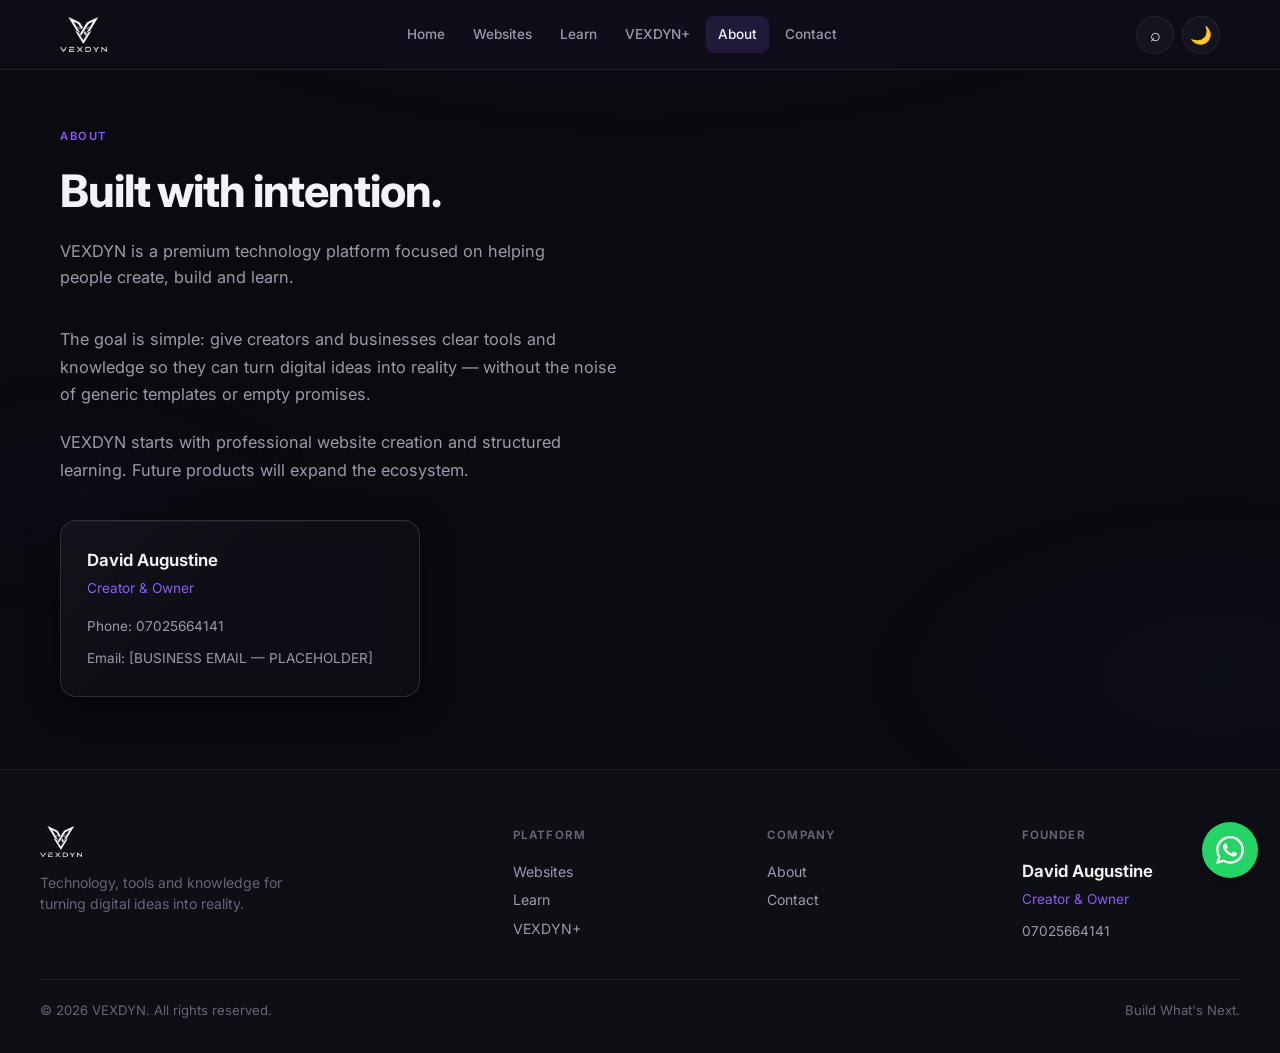
<file: about.html>
<!DOCTYPE html>
<html lang="en" data-theme="obsidian">
<head>
  <meta charset="UTF-8" />
  <meta name="viewport" content="width=device-width, initial-scale=1.0" />
  <title>About — VEXDYN</title>
  <link rel="preconnect" href="https://fonts.googleapis.com" />
  <link rel="preconnect" href="https://fonts.gstatic.com" crossorigin />
  <link href="https://fonts.googleapis.com/css2?family=Inter:wght@400;500;600;700;800&display=swap" rel="stylesheet" />
  <link rel="stylesheet" href="style.css" />
</head>
<body>
  <div class="search-overlay" id="searchOverlay" role="dialog" aria-label="Search">
    <div class="search-panel">
      <div class="search-bar">
        <input type="search" id="searchInput" placeholder="What are you looking for?" autocomplete="off" enterkeyhint="search" />
        <button class="search-close" id="searchClose" aria-label="Close search">✕</button>
      </div>
      <div class="search-results" id="searchResults"></div>
    </div>
  </div>

  <header class="site-header">
    <div class="header-inner">
      <a href="index.html" class="logo-link" aria-label="VEXDYN Home">
        <img src="vexdyn-logo-wordmark-alpha.png" alt="VEXDYN" class="logo-swap" height="36" />
      </a>
      <nav class="nav-desktop" aria-label="Main">
        <a href="index.html">Home</a>
        <a href="websites.html">Websites</a>
        <a href="learn.html">Learn</a>
        <a href="plus.html">VEXDYN+</a>
        <a href="about.html" class="active">About</a>
        <a href="contact.html">Contact</a>
      </nav>
      <div class="header-actions">
        <button class="cmd-btn" id="cmdBtn" aria-label="Search" title="Search">⌕</button>
        <div class="theme-wrap">
          <button class="theme-btn" id="themeBtn" aria-label="Change theme">🌙</button>
          <div class="theme-panel" id="themePanel">
            <button class="theme-option active" data-theme="obsidian">🌙 Obsidian</button>
            <button class="theme-option" data-theme="aurora">☀️ Aurora</button>
            <button class="theme-option" data-theme="ice">❄️ Ice</button>
          </div>
        </div>
        <button class="menu-toggle" id="menuToggle" aria-label="Open menu"><span></span><span></span><span></span></button>
      </div>
    </div>
  </header>
  <nav class="nav-mobile" id="navMobile">
    <a href="index.html">Home</a>
    <a href="websites.html">Websites</a>
    <a href="learn.html">Learn</a>
    <a href="plus.html">VEXDYN+</a>
    <a href="about.html" class="active">About</a>
    <a href="contact.html">Contact</a>
  </nav>

  <main class="main">
    <div class="page-hero reveal">
      <span class="section-label">About</span>
      <h1>Built with intention.</h1>
      <p>VEXDYN is a premium technology platform focused on helping people create, build and learn.</p>
    </div>
    <section class="section" style="padding-top:0">
      <div class="reveal" style="max-width:560px;margin-bottom:36px">
        <p style="color:var(--text-secondary);font-size:1.02rem;line-height:1.7;margin-bottom:20px">
          The goal is simple: give creators and businesses clear tools and knowledge so they can turn digital ideas into reality — without the noise of generic templates or empty promises.
        </p>
        <p style="color:var(--text-secondary);font-size:1.02rem;line-height:1.7">
          VEXDYN starts with professional website creation and structured learning. Future products will expand the ecosystem.
        </p>
      </div>
      <article class="v-card reveal" style="max-width:360px">
        <div class="founder-card">
          <span class="founder-name">David Augustine</span>
          <span class="founder-title">Creator & Owner</span>
          <span class="founder-contact" style="margin-top:12px">Phone: 07025664141</span>
          <span class="founder-contact">Email: [BUSINESS EMAIL — PLACEHOLDER]</span>
        </div>
      </article>
    </section>
  </main>

  <footer class="site-footer">
    <div class="footer-inner">
      <div class="footer-brand">
        <img src="vexdyn-logo-wordmark-alpha.png" alt="VEXDYN" class="logo-swap" height="32" />
        <p>Technology, tools and knowledge for turning digital ideas into reality.</p>
      </div>
      <div class="footer-col">
        <h4>Platform</h4>
        <a href="websites.html">Websites</a>
        <a href="learn.html">Learn</a>
        <a href="plus.html">VEXDYN+</a>
      </div>
      <div class="footer-col">
        <h4>Company</h4>
        <a href="about.html">About</a>
        <a href="contact.html">Contact</a>
      </div>
      <div class="footer-col">
        <h4>Founder</h4>
        <div class="founder-card">
          <span class="founder-name">David Augustine</span>
          <span class="founder-title">Creator & Owner</span>
          <span class="founder-contact">07025664141</span>
        </div>
      </div>
    </div>
    <div class="footer-bottom">
      <span>© 2026 VEXDYN. All rights reserved.</span>
      <span>Build What's Next.</span>
    </div>
  </footer>
  <!-- WhatsApp customer service -->
  <a href="https://wa.me/2347025664141" class="wa-float" target="_blank" rel="noopener noreferrer" aria-label="Chat with VEXDYN on WhatsApp">
    <svg viewBox="0 0 24 24" width="28" height="28" aria-hidden="true" fill="currentColor">
      <path d="M17.472 14.382c-.297-.149-1.758-.867-2.03-.967-.273-.099-.471-.148-.67.15-.197.297-.767.966-.94 1.164-.173.199-.347.223-.644.075-.297-.15-1.255-.463-2.39-1.475-.883-.788-1.48-1.761-1.653-2.059-.173-.297-.018-.458.13-.606.134-.133.298-.347.446-.52.149-.174.198-.298.298-.497.099-.198.05-.371-.025-.52-.075-.149-.669-1.612-.916-2.207-.242-.579-.487-.5-.669-.51-.173-.008-.371-.01-.57-.01-.198 0-.52.074-.792.372-.272.297-1.04 1.016-1.04 2.479 0 1.462 1.065 2.875 1.213 3.074.149.198 2.096 3.2 5.077 4.487.709.306 1.262.489 1.694.625.712.227 1.36.195 1.871.118.571-.085 1.758-.719 2.006-1.413.248-.694.248-1.289.173-1.413-.074-.124-.272-.198-.57-.347m-5.421 7.403h-.004a9.87 9.87 0 01-5.031-1.378l-.361-.214-3.741.982.998-3.648-.235-.374a9.86 9.86 0 01-1.51-5.26c.001-5.45 4.436-9.884 9.888-9.884 2.64 0 5.122 1.03 6.988 2.898a9.825 9.825 0 012.893 6.994c-.003 5.45-4.435 9.884-9.885 9.884m8.413-18.297A11.815 11.815 0 0012.05 0C5.495 0 .16 5.335.157 11.892c0 2.096.547 4.142 1.588 5.945L.057 24l6.305-1.654a11.882 11.882 0 005.683 1.448h.005c6.554 0 11.89-5.335 11.893-11.893a11.821 11.821 0 00-3.48-8.413z"/>
    </svg>
  </a>

  <script src="script.js"></script>
</body>
</html>
</file>
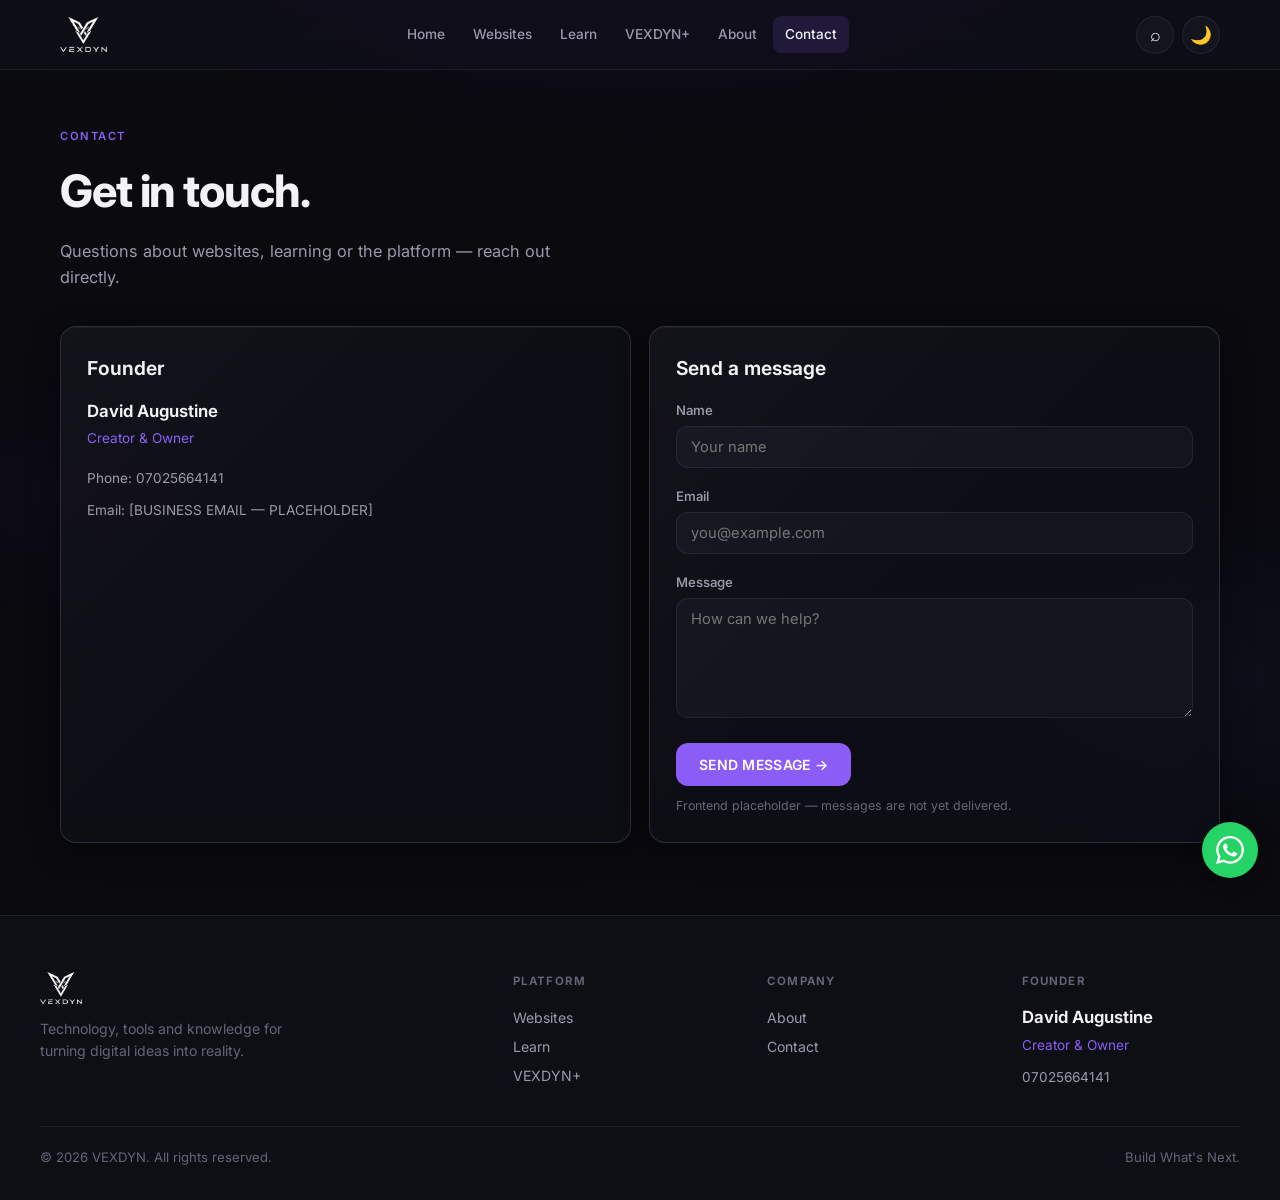
<file: contact.html>
<!DOCTYPE html>
<html lang="en" data-theme="obsidian">
<head>
  <meta charset="UTF-8" />
  <meta name="viewport" content="width=device-width, initial-scale=1.0" />
  <title>Contact — VEXDYN</title>
  <link rel="preconnect" href="https://fonts.googleapis.com" />
  <link rel="preconnect" href="https://fonts.gstatic.com" crossorigin />
  <link href="https://fonts.googleapis.com/css2?family=Inter:wght@400;500;600;700;800&display=swap" rel="stylesheet" />
  <link rel="stylesheet" href="style.css" />
</head>
<body>
  <div class="search-overlay" id="searchOverlay" role="dialog" aria-label="Search">
    <div class="search-panel">
      <div class="search-bar">
        <input type="search" id="searchInput" placeholder="What are you looking for?" autocomplete="off" enterkeyhint="search" />
        <button class="search-close" id="searchClose" aria-label="Close search">✕</button>
      </div>
      <div class="search-results" id="searchResults"></div>
    </div>
  </div>

  <header class="site-header">
    <div class="header-inner">
      <a href="index.html" class="logo-link" aria-label="VEXDYN Home">
        <img src="vexdyn-logo-wordmark-alpha.png" alt="VEXDYN" class="logo-swap" height="36" />
      </a>
      <nav class="nav-desktop" aria-label="Main">
        <a href="index.html">Home</a>
        <a href="websites.html">Websites</a>
        <a href="learn.html">Learn</a>
        <a href="plus.html">VEXDYN+</a>
        <a href="about.html">About</a>
        <a href="contact.html" class="active">Contact</a>
      </nav>
      <div class="header-actions">
        <button class="cmd-btn" id="cmdBtn" aria-label="Search" title="Search">⌕</button>
        <div class="theme-wrap">
          <button class="theme-btn" id="themeBtn" aria-label="Change theme">🌙</button>
          <div class="theme-panel" id="themePanel">
            <button class="theme-option active" data-theme="obsidian">🌙 Obsidian</button>
            <button class="theme-option" data-theme="aurora">☀️ Aurora</button>
            <button class="theme-option" data-theme="ice">❄️ Ice</button>
          </div>
        </div>
        <button class="menu-toggle" id="menuToggle" aria-label="Open menu"><span></span><span></span><span></span></button>
      </div>
    </div>
  </header>
  <nav class="nav-mobile" id="navMobile">
    <a href="index.html">Home</a>
    <a href="websites.html">Websites</a>
    <a href="learn.html">Learn</a>
    <a href="plus.html">VEXDYN+</a>
    <a href="about.html">About</a>
    <a href="contact.html" class="active">Contact</a>
  </nav>

  <main class="main">
    <div class="page-hero reveal">
      <span class="section-label">Contact</span>
      <h1>Get in touch.</h1>
      <p>Questions about websites, learning or the platform — reach out directly.</p>
    </div>
    <section class="section" style="padding-top:0">
      <div class="grid-2">
        <article class="v-card reveal">
          <h2 class="v-card-title">Founder</h2>
          <div class="founder-card" style="margin-top:14px">
            <span class="founder-name">David Augustine</span>
            <span class="founder-title">Creator & Owner</span>
            <span class="founder-contact" style="margin-top:14px">Phone: 07025664141</span>
            <span class="founder-contact">Email: [BUSINESS EMAIL — PLACEHOLDER]</span>
          </div>
        </article>
        <article class="v-card reveal reveal-delay-1">
          <h2 class="v-card-title" style="margin-bottom:16px">Send a message</h2>
          <form onsubmit="event.preventDefault();document.getElementById('contactMsg').style.display='block'">
            <div class="form-group">
              <label for="cname">Name</label>
              <input type="text" id="cname" required placeholder="Your name" />
            </div>
            <div class="form-group">
              <label for="cemail">Email</label>
              <input type="email" id="cemail" required placeholder="you@example.com" />
            </div>
            <div class="form-group">
              <label for="cmsg">Message</label>
              <textarea id="cmsg" required placeholder="How can we help?"></textarea>
            </div>
            <button type="submit" class="btn btn-primary">SEND MESSAGE →</button>
            <p class="form-note">Frontend placeholder — messages are not yet delivered.</p>
            <p id="contactMsg" class="placeholder-notice" style="display:none;margin-top:10px">Message recorded locally. Delivery system coming soon.</p>
          </form>
        </article>
      </div>
    </section>
  </main>

  <footer class="site-footer">
    <div class="footer-inner">
      <div class="footer-brand">
        <img src="vexdyn-logo-wordmark-alpha.png" alt="VEXDYN" class="logo-swap" height="32" />
        <p>Technology, tools and knowledge for turning digital ideas into reality.</p>
      </div>
      <div class="footer-col">
        <h4>Platform</h4>
        <a href="websites.html">Websites</a>
        <a href="learn.html">Learn</a>
        <a href="plus.html">VEXDYN+</a>
      </div>
      <div class="footer-col">
        <h4>Company</h4>
        <a href="about.html">About</a>
        <a href="contact.html">Contact</a>
      </div>
      <div class="footer-col">
        <h4>Founder</h4>
        <div class="founder-card">
          <span class="founder-name">David Augustine</span>
          <span class="founder-title">Creator & Owner</span>
          <span class="founder-contact">07025664141</span>
        </div>
      </div>
    </div>
    <div class="footer-bottom">
      <span>© 2026 VEXDYN. All rights reserved.</span>
      <span>Build What's Next.</span>
    </div>
  </footer>
  <!-- WhatsApp customer service -->
  <a href="https://wa.me/2347025664141" class="wa-float" target="_blank" rel="noopener noreferrer" aria-label="Chat with VEXDYN on WhatsApp">
    <svg viewBox="0 0 24 24" width="28" height="28" aria-hidden="true" fill="currentColor">
      <path d="M17.472 14.382c-.297-.149-1.758-.867-2.03-.967-.273-.099-.471-.148-.67.15-.197.297-.767.966-.94 1.164-.173.199-.347.223-.644.075-.297-.15-1.255-.463-2.39-1.475-.883-.788-1.48-1.761-1.653-2.059-.173-.297-.018-.458.13-.606.134-.133.298-.347.446-.52.149-.174.198-.298.298-.497.099-.198.05-.371-.025-.52-.075-.149-.669-1.612-.916-2.207-.242-.579-.487-.5-.669-.51-.173-.008-.371-.01-.57-.01-.198 0-.52.074-.792.372-.272.297-1.04 1.016-1.04 2.479 0 1.462 1.065 2.875 1.213 3.074.149.198 2.096 3.2 5.077 4.487.709.306 1.262.489 1.694.625.712.227 1.36.195 1.871.118.571-.085 1.758-.719 2.006-1.413.248-.694.248-1.289.173-1.413-.074-.124-.272-.198-.57-.347m-5.421 7.403h-.004a9.87 9.87 0 01-5.031-1.378l-.361-.214-3.741.982.998-3.648-.235-.374a9.86 9.86 0 01-1.51-5.26c.001-5.45 4.436-9.884 9.888-9.884 2.64 0 5.122 1.03 6.988 2.898a9.825 9.825 0 012.893 6.994c-.003 5.45-4.435 9.884-9.885 9.884m8.413-18.297A11.815 11.815 0 0012.05 0C5.495 0 .16 5.335.157 11.892c0 2.096.547 4.142 1.588 5.945L.057 24l6.305-1.654a11.882 11.882 0 005.683 1.448h.005c6.554 0 11.89-5.335 11.893-11.893a11.821 11.821 0 00-3.48-8.413z"/>
    </svg>
  </a>

  <script src="script.js"></script>
</body>
</html>
</file>
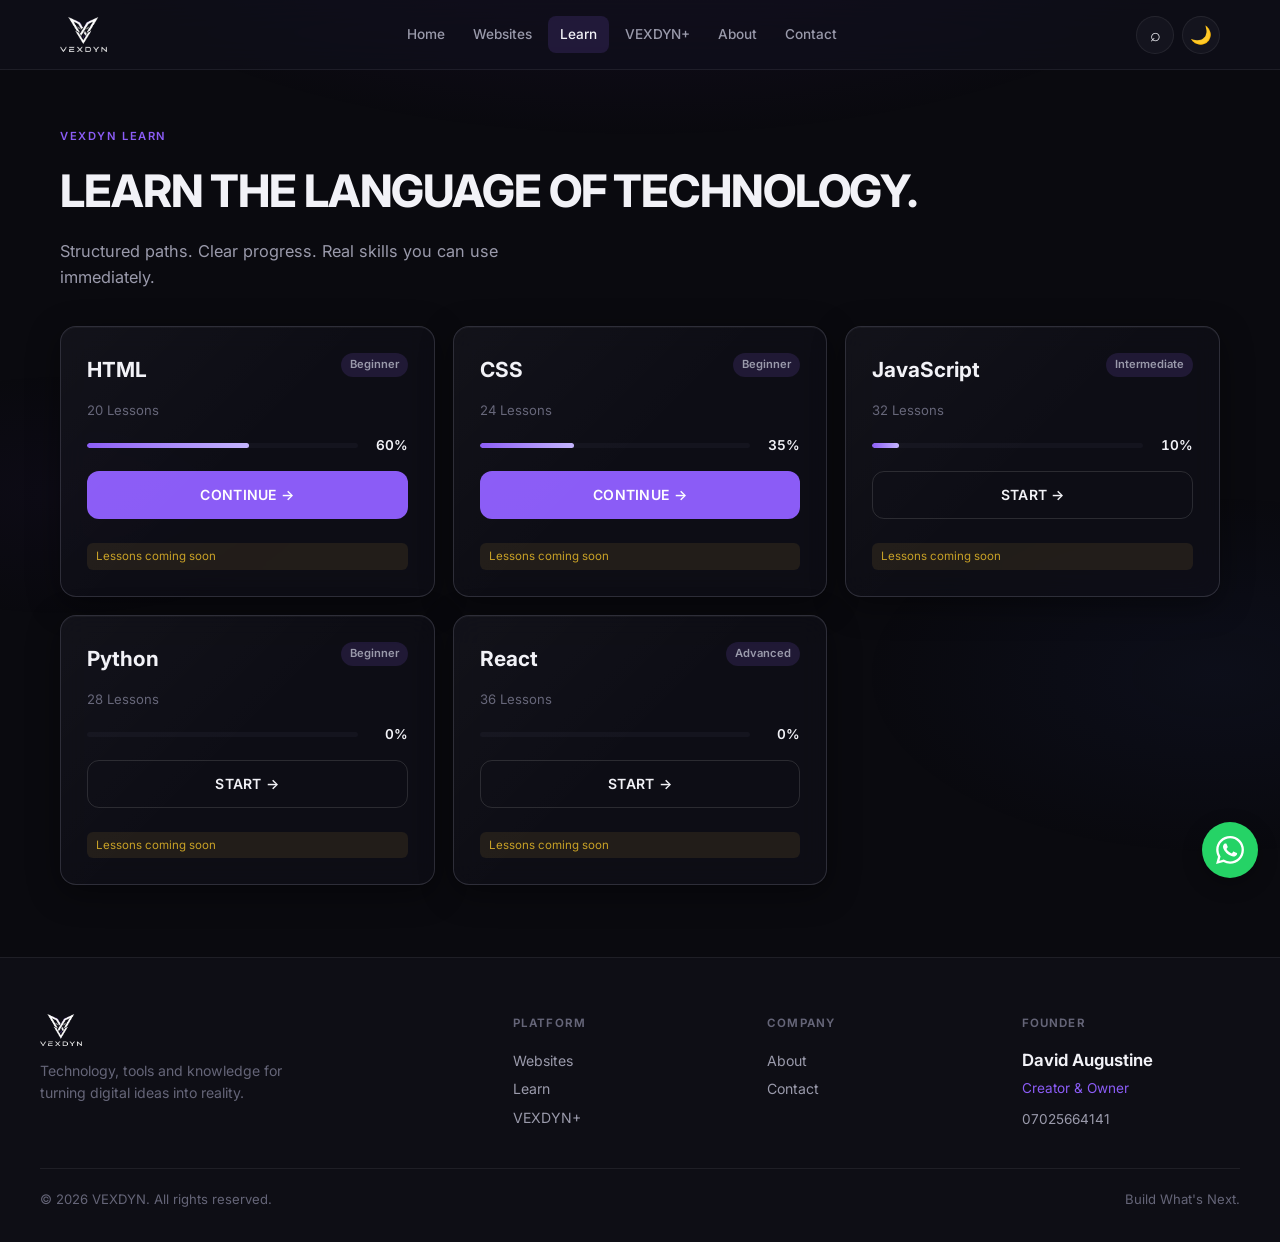
<file: learn.html>
<!DOCTYPE html>
<html lang="en" data-theme="obsidian">
<head>
  <meta charset="UTF-8" />
  <meta name="viewport" content="width=device-width, initial-scale=1.0" />
  <meta name="description" content="VEXDYN Learn — structured technology learning paths." />
  <title>Learn — VEXDYN</title>
  <link rel="preconnect" href="https://fonts.googleapis.com" />
  <link rel="preconnect" href="https://fonts.gstatic.com" crossorigin />
  <link href="https://fonts.googleapis.com/css2?family=Inter:wght@400;500;600;700;800&display=swap" rel="stylesheet" />
  <link rel="stylesheet" href="style.css" />
</head>
<body>
  <div class="search-overlay" id="searchOverlay" role="dialog" aria-label="Search">
    <div class="search-panel">
      <div class="search-bar">
        <input type="search" id="searchInput" placeholder="What are you looking for?" autocomplete="off" enterkeyhint="search" />
        <button class="search-close" id="searchClose" aria-label="Close search">✕</button>
      </div>
      <div class="search-results" id="searchResults"></div>
    </div>
  </div>

  <header class="site-header">
    <div class="header-inner">
      <a href="index.html" class="logo-link" aria-label="VEXDYN Home">
        <img src="vexdyn-logo-wordmark-alpha.png" alt="VEXDYN" class="logo-swap" height="36" />
      </a>
      <nav class="nav-desktop" aria-label="Main">
        <a href="index.html">Home</a>
        <a href="websites.html">Websites</a>
        <a href="learn.html" class="active">Learn</a>
        <a href="plus.html">VEXDYN+</a>
        <a href="about.html">About</a>
        <a href="contact.html">Contact</a>
      </nav>
      <div class="header-actions">
        <button class="cmd-btn" id="cmdBtn" aria-label="Search" title="Search">⌕</button>
        <div class="theme-wrap">
          <button class="theme-btn" id="themeBtn" aria-label="Change theme">🌙</button>
          <div class="theme-panel" id="themePanel">
            <button class="theme-option active" data-theme="obsidian">🌙 Obsidian</button>
            <button class="theme-option" data-theme="aurora">☀️ Aurora</button>
            <button class="theme-option" data-theme="ice">❄️ Ice</button>
          </div>
        </div>
        <button class="menu-toggle" id="menuToggle" aria-label="Open menu"><span></span><span></span><span></span></button>
      </div>
    </div>
  </header>
  <nav class="nav-mobile" id="navMobile">
    <a href="index.html">Home</a>
    <a href="websites.html">Websites</a>
    <a href="learn.html" class="active">Learn</a>
    <a href="plus.html">VEXDYN+</a>
    <a href="about.html">About</a>
    <a href="contact.html">Contact</a>
  </nav>

  <main class="main">
    <div class="page-hero reveal">
      <span class="section-label">VEXDYN Learn</span>
      <h1>LEARN THE LANGUAGE OF TECHNOLOGY.</h1>
      <p>Structured paths. Clear progress. Real skills you can use immediately.</p>
    </div>

    <section class="section" style="padding-top:0">
      <div class="grid-3">
        <article class="v-card learn-card reveal" data-progress="60">
          <div class="learn-header">
            <span class="learn-tech">HTML</span>
            <span class="learn-diff">Beginner</span>
          </div>
          <div class="learn-meta"><span>20 Lessons</span></div>
          <div class="progress-wrap">
            <div class="progress-bar"><div class="progress-fill"></div></div>
            <span class="progress-num">0%</span>
          </div>
          <a href="#" class="btn btn-primary" onclick="event.preventDefault()">CONTINUE →</a>
          <p class="placeholder-notice">Lessons coming soon</p>
        </article>
        <article class="v-card learn-card reveal reveal-delay-1" data-progress="35">
          <div class="learn-header">
            <span class="learn-tech">CSS</span>
            <span class="learn-diff">Beginner</span>
          </div>
          <div class="learn-meta"><span>24 Lessons</span></div>
          <div class="progress-wrap">
            <div class="progress-bar"><div class="progress-fill"></div></div>
            <span class="progress-num">0%</span>
          </div>
          <a href="#" class="btn btn-primary" onclick="event.preventDefault()">CONTINUE →</a>
          <p class="placeholder-notice">Lessons coming soon</p>
        </article>
        <article class="v-card learn-card reveal reveal-delay-2" data-progress="10">
          <div class="learn-header">
            <span class="learn-tech">JavaScript</span>
            <span class="learn-diff">Intermediate</span>
          </div>
          <div class="learn-meta"><span>32 Lessons</span></div>
          <div class="progress-wrap">
            <div class="progress-bar"><div class="progress-fill"></div></div>
            <span class="progress-num">0%</span>
          </div>
          <a href="#" class="btn btn-secondary" onclick="event.preventDefault()">START →</a>
          <p class="placeholder-notice">Lessons coming soon</p>
        </article>
        <article class="v-card learn-card reveal" data-progress="0">
          <div class="learn-header">
            <span class="learn-tech">Python</span>
            <span class="learn-diff">Beginner</span>
          </div>
          <div class="learn-meta"><span>28 Lessons</span></div>
          <div class="progress-wrap">
            <div class="progress-bar"><div class="progress-fill"></div></div>
            <span class="progress-num">0%</span>
          </div>
          <a href="#" class="btn btn-secondary" onclick="event.preventDefault()">START →</a>
          <p class="placeholder-notice">Lessons coming soon</p>
        </article>
        <article class="v-card learn-card reveal reveal-delay-1" data-progress="0">
          <div class="learn-header">
            <span class="learn-tech">React</span>
            <span class="learn-diff">Advanced</span>
          </div>
          <div class="learn-meta"><span>36 Lessons</span></div>
          <div class="progress-wrap">
            <div class="progress-bar"><div class="progress-fill"></div></div>
            <span class="progress-num">0%</span>
          </div>
          <a href="#" class="btn btn-secondary" onclick="event.preventDefault()">START →</a>
          <p class="placeholder-notice">Lessons coming soon</p>
        </article>
      </div>
    </section>
  </main>

  <footer class="site-footer">
    <div class="footer-inner">
      <div class="footer-brand">
        <img src="vexdyn-logo-wordmark-alpha.png" alt="VEXDYN" class="logo-swap" height="32" />
        <p>Technology, tools and knowledge for turning digital ideas into reality.</p>
      </div>
      <div class="footer-col">
        <h4>Platform</h4>
        <a href="websites.html">Websites</a>
        <a href="learn.html">Learn</a>
        <a href="plus.html">VEXDYN+</a>
      </div>
      <div class="footer-col">
        <h4>Company</h4>
        <a href="about.html">About</a>
        <a href="contact.html">Contact</a>
      </div>
      <div class="footer-col">
        <h4>Founder</h4>
        <div class="founder-card">
          <span class="founder-name">David Augustine</span>
          <span class="founder-title">Creator & Owner</span>
          <span class="founder-contact">07025664141</span>
        </div>
      </div>
    </div>
    <div class="footer-bottom">
      <span>© 2026 VEXDYN. All rights reserved.</span>
      <span>Build What's Next.</span>
    </div>
  </footer>
  <!-- WhatsApp customer service -->
  <a href="https://wa.me/2347025664141" class="wa-float" target="_blank" rel="noopener noreferrer" aria-label="Chat with VEXDYN on WhatsApp">
    <svg viewBox="0 0 24 24" width="28" height="28" aria-hidden="true" fill="currentColor">
      <path d="M17.472 14.382c-.297-.149-1.758-.867-2.03-.967-.273-.099-.471-.148-.67.15-.197.297-.767.966-.94 1.164-.173.199-.347.223-.644.075-.297-.15-1.255-.463-2.39-1.475-.883-.788-1.48-1.761-1.653-2.059-.173-.297-.018-.458.13-.606.134-.133.298-.347.446-.52.149-.174.198-.298.298-.497.099-.198.05-.371-.025-.52-.075-.149-.669-1.612-.916-2.207-.242-.579-.487-.5-.669-.51-.173-.008-.371-.01-.57-.01-.198 0-.52.074-.792.372-.272.297-1.04 1.016-1.04 2.479 0 1.462 1.065 2.875 1.213 3.074.149.198 2.096 3.2 5.077 4.487.709.306 1.262.489 1.694.625.712.227 1.36.195 1.871.118.571-.085 1.758-.719 2.006-1.413.248-.694.248-1.289.173-1.413-.074-.124-.272-.198-.57-.347m-5.421 7.403h-.004a9.87 9.87 0 01-5.031-1.378l-.361-.214-3.741.982.998-3.648-.235-.374a9.86 9.86 0 01-1.51-5.26c.001-5.45 4.436-9.884 9.888-9.884 2.64 0 5.122 1.03 6.988 2.898a9.825 9.825 0 012.893 6.994c-.003 5.45-4.435 9.884-9.885 9.884m8.413-18.297A11.815 11.815 0 0012.05 0C5.495 0 .16 5.335.157 11.892c0 2.096.547 4.142 1.588 5.945L.057 24l6.305-1.654a11.882 11.882 0 005.683 1.448h.005c6.554 0 11.89-5.335 11.893-11.893a11.821 11.821 0 00-3.48-8.413z"/>
    </svg>
  </a>

  <script src="script.js"></script>
</body>
</html>
</file>
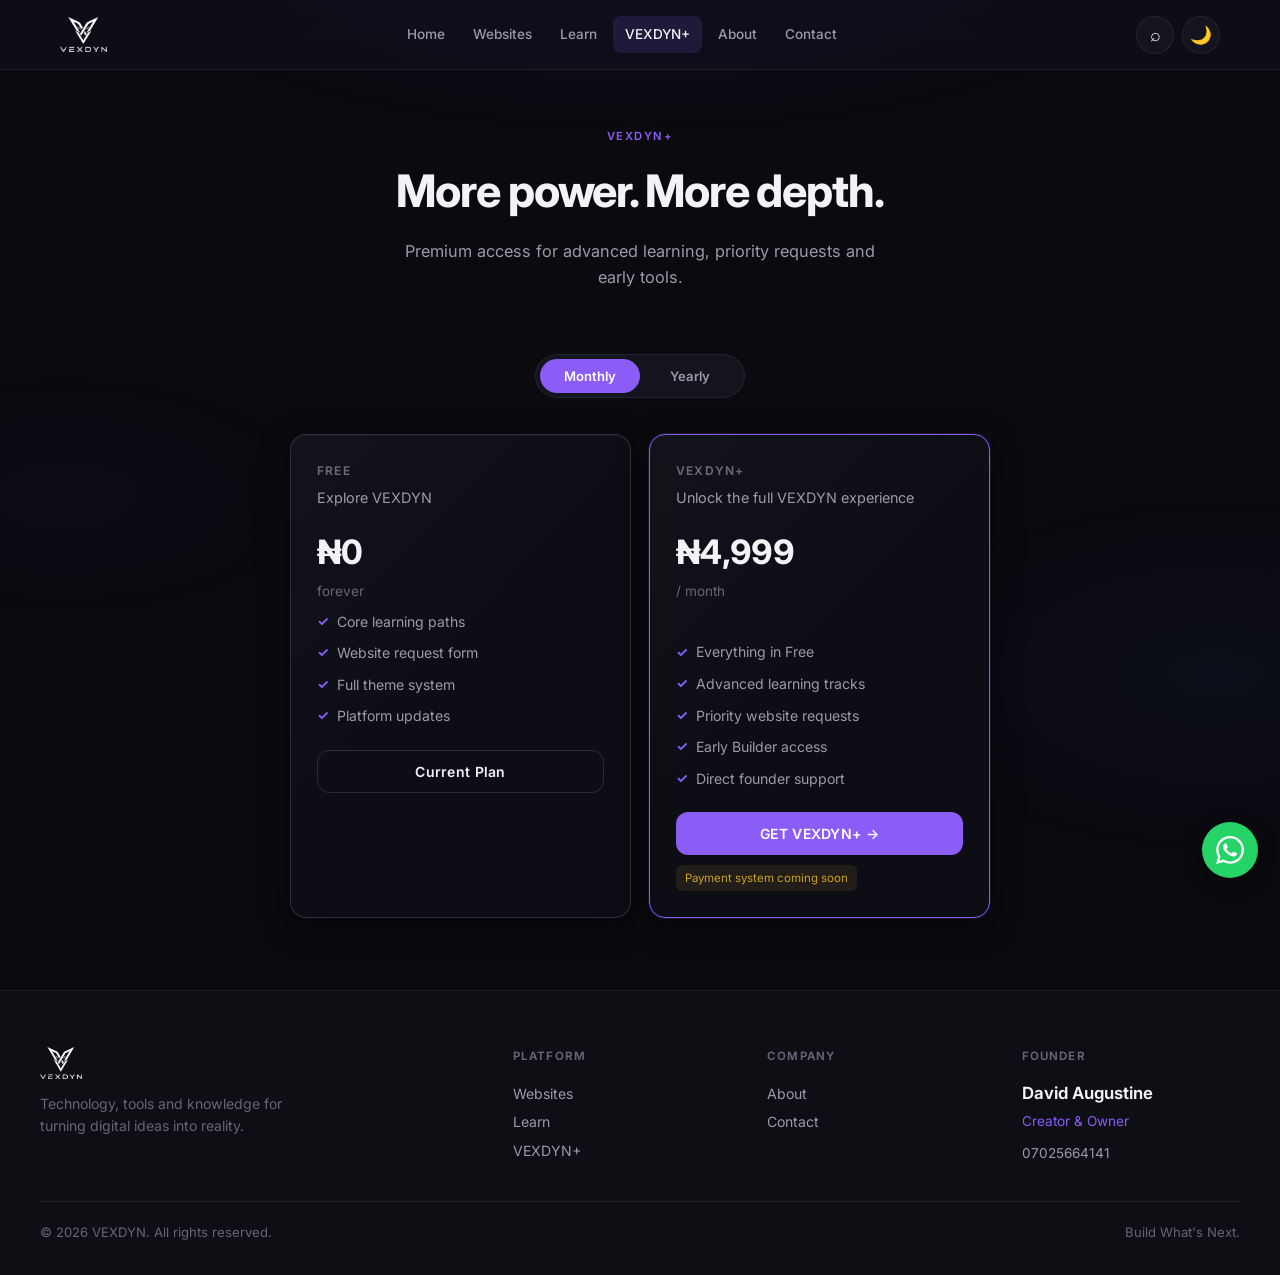
<file: plus.html>
<!DOCTYPE html>
<html lang="en" data-theme="obsidian">
<head>
  <meta charset="UTF-8" />
  <meta name="viewport" content="width=device-width, initial-scale=1.0" />
  <meta name="description" content="VEXDYN+ — premium access." />
  <title>VEXDYN+ — VEXDYN</title>
  <link rel="preconnect" href="https://fonts.googleapis.com" />
  <link rel="preconnect" href="https://fonts.gstatic.com" crossorigin />
  <link href="https://fonts.googleapis.com/css2?family=Inter:wght@400;500;600;700;800&display=swap" rel="stylesheet" />
  <link rel="stylesheet" href="style.css" />
</head>
<body>
  <div class="search-overlay" id="searchOverlay" role="dialog" aria-label="Search">
    <div class="search-panel">
      <div class="search-bar">
        <input type="search" id="searchInput" placeholder="What are you looking for?" autocomplete="off" enterkeyhint="search" />
        <button class="search-close" id="searchClose" aria-label="Close search">✕</button>
      </div>
      <div class="search-results" id="searchResults"></div>
    </div>
  </div>

  <header class="site-header">
    <div class="header-inner">
      <a href="index.html" class="logo-link" aria-label="VEXDYN Home">
        <img src="vexdyn-logo-wordmark-alpha.png" alt="VEXDYN" class="logo-swap" height="36" />
      </a>
      <nav class="nav-desktop" aria-label="Main">
        <a href="index.html">Home</a>
        <a href="websites.html">Websites</a>
        <a href="learn.html">Learn</a>
        <a href="plus.html" class="active">VEXDYN+</a>
        <a href="about.html">About</a>
        <a href="contact.html">Contact</a>
      </nav>
      <div class="header-actions">
        <button class="cmd-btn" id="cmdBtn" aria-label="Search" title="Search">⌕</button>
        <div class="theme-wrap">
          <button class="theme-btn" id="themeBtn" aria-label="Change theme">🌙</button>
          <div class="theme-panel" id="themePanel">
            <button class="theme-option active" data-theme="obsidian">🌙 Obsidian</button>
            <button class="theme-option" data-theme="aurora">☀️ Aurora</button>
            <button class="theme-option" data-theme="ice">❄️ Ice</button>
          </div>
        </div>
        <button class="menu-toggle" id="menuToggle" aria-label="Open menu"><span></span><span></span><span></span></button>
      </div>
    </div>
  </header>
  <nav class="nav-mobile" id="navMobile">
    <a href="index.html">Home</a>
    <a href="websites.html">Websites</a>
    <a href="learn.html">Learn</a>
    <a href="plus.html" class="active">VEXDYN+</a>
    <a href="about.html">About</a>
    <a href="contact.html">Contact</a>
  </nav>

  <main class="main">
    <div class="page-hero reveal text-center" style="max-width:var(--max-width);margin:0 auto">
      <span class="section-label">VEXDYN+</span>
      <h1>More power. More depth.</h1>
      <p class="mx-auto">Premium access for advanced learning, priority requests and early tools.</p>
    </div>

    <section class="section" style="padding-top:0">
      <div class="pricing-toggle-wrap">
        <div class="pricing-toggle" id="pricingToggle" role="group">
          <div class="toggle-indicator"></div>
          <button class="toggle-btn active" id="toggleMonthly">Monthly</button>
          <button class="toggle-btn" id="toggleYearly">Yearly</button>
        </div>
      </div>
      <div class="price-cards">
        <article class="v-card price-card reveal">
          <div class="plan-name">Free</div>
          <div class="plan-concept">Explore VEXDYN</div>
          <div class="price-amount">₦0</div>
          <div class="price-period">forever</div>
          <ul class="price-features">
            <li>Core learning paths</li>
            <li>Website request form</li>
            <li>Full theme system</li>
            <li>Platform updates</li>
          </ul>
          <button class="btn btn-secondary btn-block" disabled>Current Plan</button>
        </article>
        <article class="v-card price-card featured reveal reveal-delay-1">
          <div class="plan-name">VEXDYN+</div>
          <div class="plan-concept">Unlock the full VEXDYN experience</div>
          <div class="price-amount" id="plusAmount">₦4,999</div>
          <div class="price-period" id="plusPeriod">/ month</div>
          <div class="price-save" id="plusSave" style="visibility:hidden"></div>
          <ul class="price-features">
            <li>Everything in Free</li>
            <li>Advanced learning tracks</li>
            <li>Priority website requests</li>
            <li>Early Builder access</li>
            <li>Direct founder support</li>
          </ul>
          <button class="btn btn-primary btn-block" onclick="alert('Payment system is a frontend placeholder. Coming soon.')">GET VEXDYN+ →</button>
          <p class="placeholder-notice">Payment system coming soon</p>
        </article>
      </div>
    </section>
  </main>

  <footer class="site-footer">
    <div class="footer-inner">
      <div class="footer-brand">
        <img src="vexdyn-logo-wordmark-alpha.png" alt="VEXDYN" class="logo-swap" height="32" />
        <p>Technology, tools and knowledge for turning digital ideas into reality.</p>
      </div>
      <div class="footer-col">
        <h4>Platform</h4>
        <a href="websites.html">Websites</a>
        <a href="learn.html">Learn</a>
        <a href="plus.html">VEXDYN+</a>
      </div>
      <div class="footer-col">
        <h4>Company</h4>
        <a href="about.html">About</a>
        <a href="contact.html">Contact</a>
      </div>
      <div class="footer-col">
        <h4>Founder</h4>
        <div class="founder-card">
          <span class="founder-name">David Augustine</span>
          <span class="founder-title">Creator & Owner</span>
          <span class="founder-contact">07025664141</span>
        </div>
      </div>
    </div>
    <div class="footer-bottom">
      <span>© 2026 VEXDYN. All rights reserved.</span>
      <span>Build What's Next.</span>
    </div>
  </footer>
  <!-- WhatsApp customer service -->
  <a href="https://wa.me/2347025664141" class="wa-float" target="_blank" rel="noopener noreferrer" aria-label="Chat with VEXDYN on WhatsApp">
    <svg viewBox="0 0 24 24" width="28" height="28" aria-hidden="true" fill="currentColor">
      <path d="M17.472 14.382c-.297-.149-1.758-.867-2.03-.967-.273-.099-.471-.148-.67.15-.197.297-.767.966-.94 1.164-.173.199-.347.223-.644.075-.297-.15-1.255-.463-2.39-1.475-.883-.788-1.48-1.761-1.653-2.059-.173-.297-.018-.458.13-.606.134-.133.298-.347.446-.52.149-.174.198-.298.298-.497.099-.198.05-.371-.025-.52-.075-.149-.669-1.612-.916-2.207-.242-.579-.487-.5-.669-.51-.173-.008-.371-.01-.57-.01-.198 0-.52.074-.792.372-.272.297-1.04 1.016-1.04 2.479 0 1.462 1.065 2.875 1.213 3.074.149.198 2.096 3.2 5.077 4.487.709.306 1.262.489 1.694.625.712.227 1.36.195 1.871.118.571-.085 1.758-.719 2.006-1.413.248-.694.248-1.289.173-1.413-.074-.124-.272-.198-.57-.347m-5.421 7.403h-.004a9.87 9.87 0 01-5.031-1.378l-.361-.214-3.741.982.998-3.648-.235-.374a9.86 9.86 0 01-1.51-5.26c.001-5.45 4.436-9.884 9.888-9.884 2.64 0 5.122 1.03 6.988 2.898a9.825 9.825 0 012.893 6.994c-.003 5.45-4.435 9.884-9.885 9.884m8.413-18.297A11.815 11.815 0 0012.05 0C5.495 0 .16 5.335.157 11.892c0 2.096.547 4.142 1.588 5.945L.057 24l6.305-1.654a11.882 11.882 0 005.683 1.448h.005c6.554 0 11.89-5.335 11.893-11.893a11.821 11.821 0 00-3.48-8.413z"/>
    </svg>
  </a>

  <script src="script.js"></script>
</body>
</html>
</file>
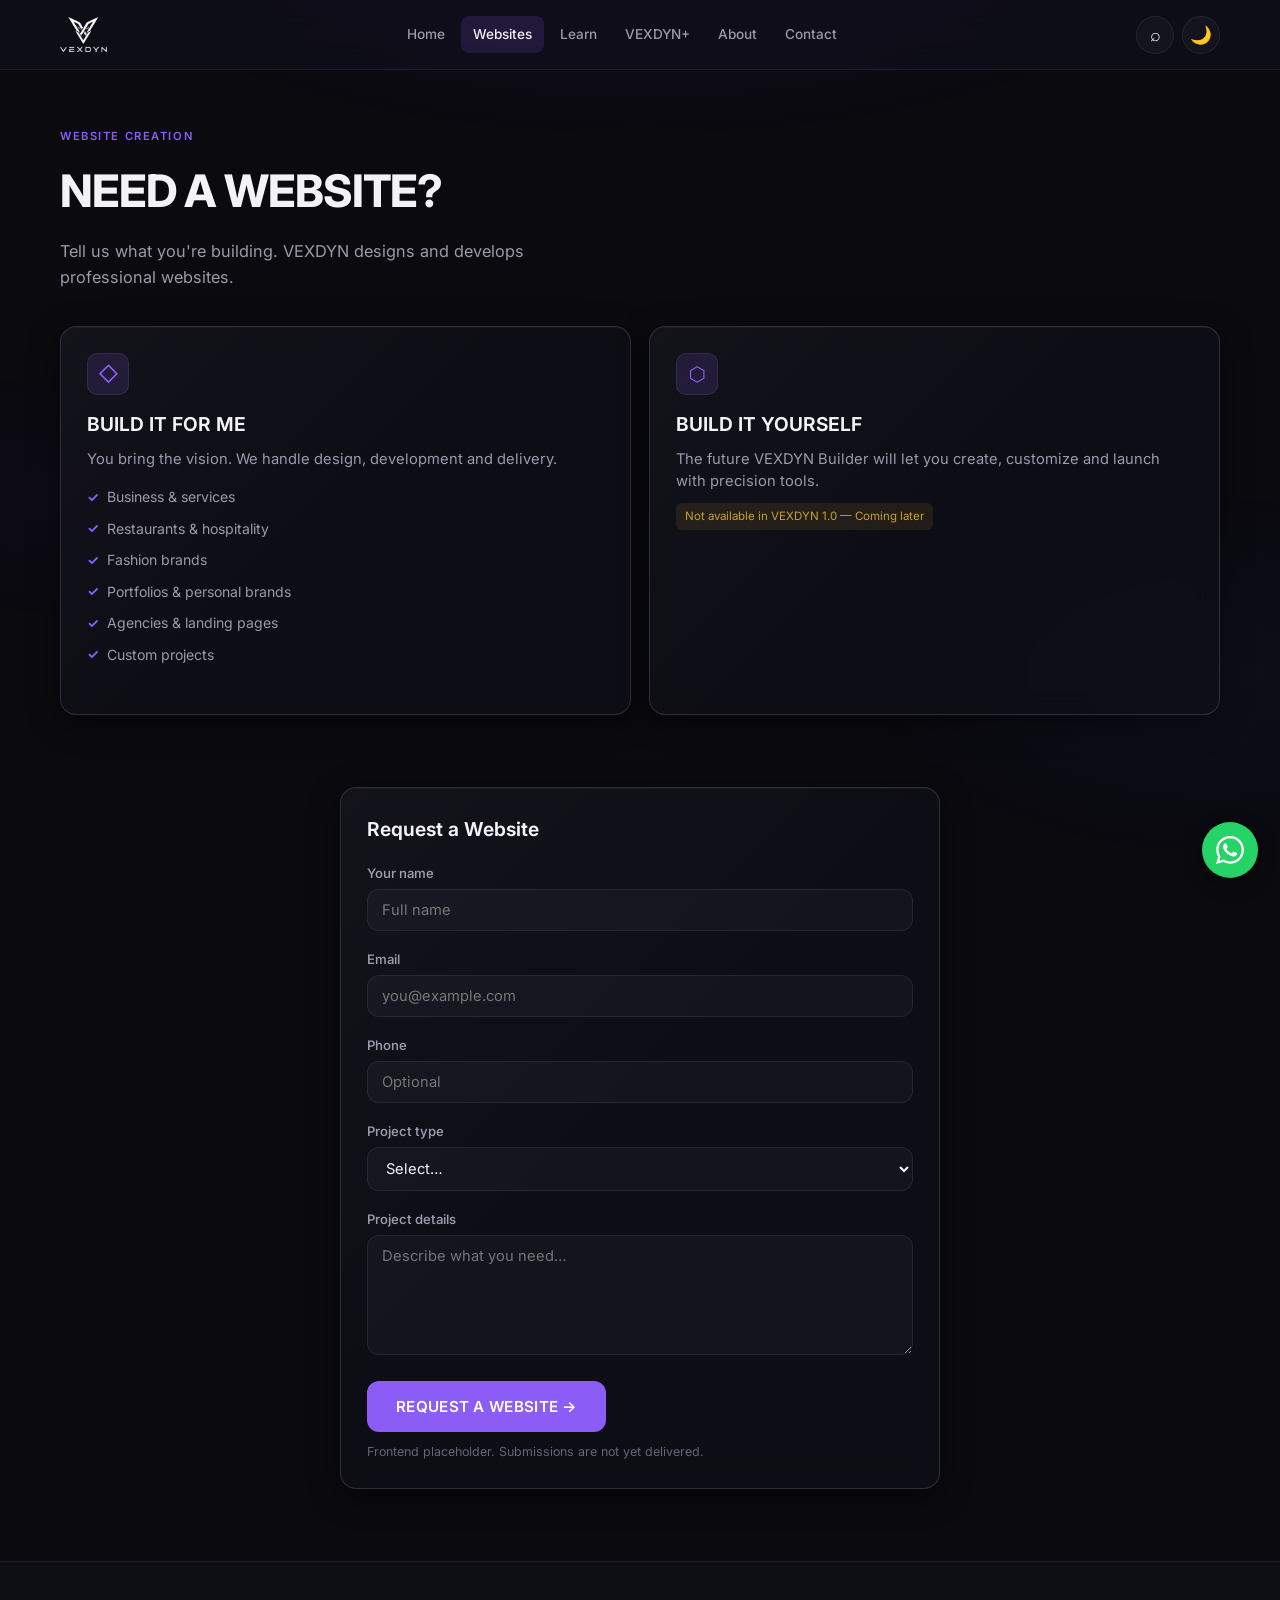
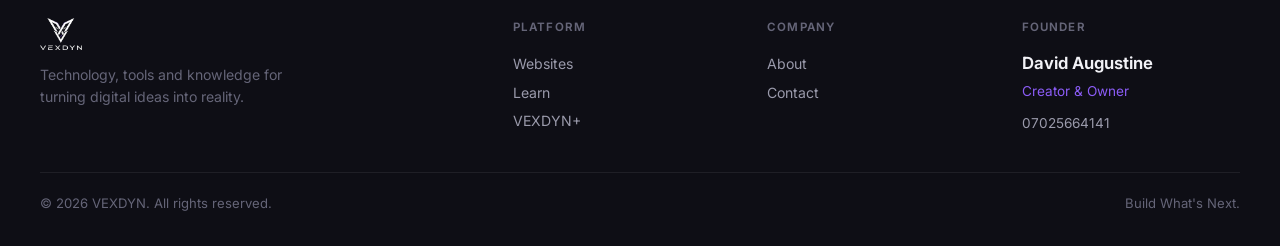
<file: websites.html>
<!DOCTYPE html>
<html lang="en" data-theme="obsidian">
<head>
  <meta charset="UTF-8" />
  <meta name="viewport" content="width=device-width, initial-scale=1.0" />
  <meta name="description" content="Request a professional website from VEXDYN." />
  <title>Websites — VEXDYN</title>
  <link rel="preconnect" href="https://fonts.googleapis.com" />
  <link rel="preconnect" href="https://fonts.gstatic.com" crossorigin />
  <link href="https://fonts.googleapis.com/css2?family=Inter:wght@400;500;600;700;800&display=swap" rel="stylesheet" />
  <link rel="stylesheet" href="style.css" />
</head>
<body>
  <div class="search-overlay" id="searchOverlay" role="dialog" aria-label="Search">
    <div class="search-panel">
      <div class="search-bar">
        <input type="search" id="searchInput" placeholder="What are you looking for?" autocomplete="off" enterkeyhint="search" />
        <button class="search-close" id="searchClose" aria-label="Close search">✕</button>
      </div>
      <div class="search-results" id="searchResults"></div>
    </div>
  </div>

  <header class="site-header">
    <div class="header-inner">
      <a href="index.html" class="logo-link" aria-label="VEXDYN Home">
        <img src="vexdyn-logo-wordmark-alpha.png" alt="VEXDYN" class="logo-swap" height="36" />
      </a>
      <nav class="nav-desktop" aria-label="Main">
        <a href="index.html">Home</a>
        <a href="websites.html" class="active">Websites</a>
        <a href="learn.html">Learn</a>
        <a href="plus.html">VEXDYN+</a>
        <a href="about.html">About</a>
        <a href="contact.html">Contact</a>
      </nav>
      <div class="header-actions">
        <button class="cmd-btn" id="cmdBtn" aria-label="Search" title="Search">⌕</button>
        <div class="theme-wrap">
          <button class="theme-btn" id="themeBtn" aria-label="Change theme">🌙</button>
          <div class="theme-panel" id="themePanel">
            <button class="theme-option active" data-theme="obsidian">🌙 Obsidian</button>
            <button class="theme-option" data-theme="aurora">☀️ Aurora</button>
            <button class="theme-option" data-theme="ice">❄️ Ice</button>
          </div>
        </div>
        <button class="menu-toggle" id="menuToggle" aria-label="Open menu"><span></span><span></span><span></span></button>
      </div>
    </div>
  </header>
  <nav class="nav-mobile" id="navMobile">
    <a href="index.html">Home</a>
    <a href="websites.html" class="active">Websites</a>
    <a href="learn.html">Learn</a>
    <a href="plus.html">VEXDYN+</a>
    <a href="about.html">About</a>
    <a href="contact.html">Contact</a>
  </nav>

  <main class="main">
    <div class="page-hero reveal">
      <span class="section-label">Website Creation</span>
      <h1>NEED A WEBSITE?</h1>
      <p>Tell us what you're building. VEXDYN designs and develops professional websites.</p>
    </div>

    <section class="section" style="padding-top:0">
      <div class="grid-2">
        <article class="v-card reveal">
          <div class="svc-icon">◇</div>
          <h2 class="v-card-title">BUILD IT FOR ME</h2>
          <p class="v-card-desc">You bring the vision. We handle design, development and delivery.</p>
          <ul class="price-features" style="margin-top:16px">
            <li>Business & services</li>
            <li>Restaurants & hospitality</li>
            <li>Fashion brands</li>
            <li>Portfolios & personal brands</li>
            <li>Agencies & landing pages</li>
            <li>Custom projects</li>
          </ul>
        </article>
        <article class="v-card reveal reveal-delay-1">
          <div class="svc-icon">⬡</div>
          <h2 class="v-card-title">BUILD IT YOURSELF</h2>
          <p class="v-card-desc">The future VEXDYN Builder will let you create, customize and launch with precision tools.</p>
          <p class="placeholder-notice">Not available in VEXDYN 1.0 — Coming later</p>
        </article>
      </div>
    </section>

    <section class="section" style="padding-top:0">
      <div class="v-card reveal" style="max-width:600px;margin:0 auto">
        <h2 class="v-card-title" style="margin-bottom:18px">Request a Website</h2>
        <form onsubmit="event.preventDefault();document.getElementById('formMsg').style.display='block'">
          <div class="form-group">
            <label for="name">Your name</label>
            <input type="text" id="name" required placeholder="Full name" />
          </div>
          <div class="form-group">
            <label for="email">Email</label>
            <input type="email" id="email" required placeholder="you@example.com" />
          </div>
          <div class="form-group">
            <label for="phone">Phone</label>
            <input type="tel" id="phone" placeholder="Optional" />
          </div>
          <div class="form-group">
            <label for="type">Project type</label>
            <select id="type">
              <option value="">Select…</option>
              <option>Business website</option>
              <option>Restaurant / hospitality</option>
              <option>Fashion brand</option>
              <option>Portfolio</option>
              <option>Agency</option>
              <option>Landing page</option>
              <option>Custom project</option>
            </select>
          </div>
          <div class="form-group">
            <label for="details">Project details</label>
            <textarea id="details" placeholder="Describe what you need…"></textarea>
          </div>
          <button type="submit" class="btn btn-primary btn-lg">REQUEST A WEBSITE →</button>
          <p class="form-note">Frontend placeholder. Submissions are not yet delivered.</p>
          <p id="formMsg" class="placeholder-notice" style="display:none;margin-top:12px">Request recorded locally. Backend coming soon.</p>
        </form>
      </div>
    </section>
  </main>

  <footer class="site-footer">
    <div class="footer-inner">
      <div class="footer-brand">
        <img src="vexdyn-logo-wordmark-alpha.png" alt="VEXDYN" class="logo-swap" height="32" />
        <p>Technology, tools and knowledge for turning digital ideas into reality.</p>
      </div>
      <div class="footer-col">
        <h4>Platform</h4>
        <a href="websites.html">Websites</a>
        <a href="learn.html">Learn</a>
        <a href="plus.html">VEXDYN+</a>
      </div>
      <div class="footer-col">
        <h4>Company</h4>
        <a href="about.html">About</a>
        <a href="contact.html">Contact</a>
      </div>
      <div class="footer-col">
        <h4>Founder</h4>
        <div class="founder-card">
          <span class="founder-name">David Augustine</span>
          <span class="founder-title">Creator & Owner</span>
          <span class="founder-contact">07025664141</span>
        </div>
      </div>
    </div>
    <div class="footer-bottom">
      <span>© 2026 VEXDYN. All rights reserved.</span>
      <span>Build What's Next.</span>
    </div>
  </footer>
  <!-- WhatsApp customer service -->
  <a href="https://wa.me/2347025664141" class="wa-float" target="_blank" rel="noopener noreferrer" aria-label="Chat with VEXDYN on WhatsApp">
    <svg viewBox="0 0 24 24" width="28" height="28" aria-hidden="true" fill="currentColor">
      <path d="M17.472 14.382c-.297-.149-1.758-.867-2.03-.967-.273-.099-.471-.148-.67.15-.197.297-.767.966-.94 1.164-.173.199-.347.223-.644.075-.297-.15-1.255-.463-2.39-1.475-.883-.788-1.48-1.761-1.653-2.059-.173-.297-.018-.458.13-.606.134-.133.298-.347.446-.52.149-.174.198-.298.298-.497.099-.198.05-.371-.025-.52-.075-.149-.669-1.612-.916-2.207-.242-.579-.487-.5-.669-.51-.173-.008-.371-.01-.57-.01-.198 0-.52.074-.792.372-.272.297-1.04 1.016-1.04 2.479 0 1.462 1.065 2.875 1.213 3.074.149.198 2.096 3.2 5.077 4.487.709.306 1.262.489 1.694.625.712.227 1.36.195 1.871.118.571-.085 1.758-.719 2.006-1.413.248-.694.248-1.289.173-1.413-.074-.124-.272-.198-.57-.347m-5.421 7.403h-.004a9.87 9.87 0 01-5.031-1.378l-.361-.214-3.741.982.998-3.648-.235-.374a9.86 9.86 0 01-1.51-5.26c.001-5.45 4.436-9.884 9.888-9.884 2.64 0 5.122 1.03 6.988 2.898a9.825 9.825 0 012.893 6.994c-.003 5.45-4.435 9.884-9.885 9.884m8.413-18.297A11.815 11.815 0 0012.05 0C5.495 0 .16 5.335.157 11.892c0 2.096.547 4.142 1.588 5.945L.057 24l6.305-1.654a11.882 11.882 0 005.683 1.448h.005c6.554 0 11.89-5.335 11.893-11.893a11.821 11.821 0 00-3.48-8.413z"/>
    </svg>
  </a>

  <script src="script.js"></script>
</body>
</html>
</file>
<file: style.css>
/* ============================================
   VEXDYN — Master Refinement
   Premium · Cinematic · Futuristic
   Flat structure · Obsidian / Aurora / Ice
   ============================================ */

:root {
  --font-sans: "Inter", system-ui, -apple-system, BlinkMacSystemFont, "Segoe UI", sans-serif;
  --radius-sm: 8px;
  --radius-md: 12px;
  --radius-lg: 16px;
  --radius-xl: 24px;
  --transition: 0.35s cubic-bezier(0.4, 0, 0.2, 1);
  --transition-slow: 0.8s cubic-bezier(0.4, 0, 0.2, 1);
  --max-width: 1200px;
  --header-h: 70px;
}

/* ========== OBSIDIAN (Default) ========== */
[data-theme="obsidian"],
:root {
  --bg-deep: #050508;
  --bg-primary: #0a0a0f;
  --bg-secondary: #0e0e15;
  --bg-elevated: #14141e;
  --bg-card: rgba(16, 16, 26, 0.65);
  --bg-glass: rgba(18, 18, 30, 0.55);
  --border: rgba(255, 255, 255, 0.07);
  --border-strong: rgba(255, 255, 255, 0.12);
  --border-metal: rgba(200, 200, 220, 0.18);
  --text-primary: #f2f2f7;
  --text-secondary: #9a9aab;
  --text-muted: #656578;
  --accent: #8b5cf6;
  --accent-soft: rgba(139, 92, 246, 0.14);
  --accent-glow: rgba(139, 92, 246, 0.32);
  --highlight: #c4b5fd;
  --silver: rgba(210, 210, 230, 0.55);
  --shadow: 0 8px 32px rgba(0, 0, 0, 0.4);
  --shadow-lg: 0 24px 64px rgba(0, 0, 0, 0.5);
  --particle: rgba(200, 180, 255, 0.55);
  --loader-bg: #030305;
  --gradient-atm:
    radial-gradient(ellipse 90% 55% at 50% -15%, rgba(90, 40, 150, 0.16), transparent 55%),
    radial-gradient(ellipse 55% 40% at 95% 75%, rgba(40, 60, 140, 0.09), transparent 50%),
    radial-gradient(ellipse 45% 30% at 5% 55%, rgba(60, 30, 110, 0.07), transparent 45%);
  --wave-dark-1: rgba(100, 110, 140, 0.35);
  --wave-dark-2: rgba(150, 155, 180, 0.12);
  --wave-bright-1: rgba(200, 210, 240, 0.28);
  --wave-bright-2: rgba(240, 245, 255, 0.10);
}

/* ========== AURORA ========== */
[data-theme="aurora"] {
  --bg-deep: #f4f3ef;
  --bg-primary: #f7f6f2;
  --bg-secondary: #eeede8;
  --bg-elevated: #e6e5e0;
  --bg-card: rgba(255, 255, 255, 0.7);
  --bg-glass: rgba(255, 255, 255, 0.55);
  --border: rgba(0, 0, 0, 0.06);
  --border-strong: rgba(0, 0, 0, 0.1);
  --border-metal: rgba(100, 100, 130, 0.2);
  --text-primary: #18181f;
  --text-secondary: #4a4a58;
  --text-muted: #78788a;
  --accent: #7c3aed;
  --accent-soft: rgba(124, 58, 237, 0.1);
  --accent-glow: rgba(124, 58, 237, 0.22);
  --highlight: #6d28d9;
  --silver: rgba(90, 90, 120, 0.35);
  --shadow: 0 8px 28px rgba(0, 0, 0, 0.06);
  --shadow-lg: 0 20px 50px rgba(0, 0, 0, 0.08);
  --particle: rgba(124, 58, 237, 0.3);
  --loader-bg: #efece6;
  --gradient-atm:
    radial-gradient(ellipse 90% 55% at 50% -15%, rgba(180, 160, 220, 0.18), transparent 55%),
    radial-gradient(ellipse 55% 40% at 95% 75%, rgba(160, 190, 230, 0.12), transparent 50%),
    radial-gradient(ellipse 45% 30% at 5% 55%, rgba(200, 180, 220, 0.1), transparent 45%);
  --wave-dark-1: rgba(90, 95, 120, 0.22);
  --wave-dark-2: rgba(120, 125, 145, 0.10);
  --wave-bright-1: rgba(60, 65, 90, 0.18);
  --wave-bright-2: rgba(45, 50, 65, 0.08);
}

/* ========== ICE ========== */
[data-theme="ice"] {
  --bg-deep: #010a12;
  --bg-primary: #021018;
  --bg-secondary: #041820;
  --bg-elevated: #0a2432;
  --bg-card: rgba(6, 28, 42, 0.68);
  --bg-glass: rgba(8, 32, 48, 0.55);
  --border: rgba(100, 190, 255, 0.12);
  --border-strong: rgba(100, 200, 255, 0.2);
  --border-metal: rgba(140, 210, 255, 0.28);
  --text-primary: #e6f4fc;
  --text-secondary: #8ab0c8;
  --text-muted: #5a8098;
  --accent: #22d3ee;
  --accent-soft: rgba(34, 211, 238, 0.12);
  --accent-glow: rgba(34, 211, 238, 0.28);
  --highlight: #67e8f9;
  --silver: rgba(160, 220, 255, 0.45);
  --shadow: 0 8px 32px rgba(0, 20, 40, 0.45);
  --shadow-lg: 0 24px 64px rgba(0, 30, 50, 0.55);
  --particle: rgba(100, 220, 255, 0.5);
  --loader-bg: #010810;
  --gradient-atm:
    radial-gradient(ellipse 90% 55% at 50% -15%, rgba(20, 110, 170, 0.28), transparent 55%),
    radial-gradient(ellipse 55% 40% at 95% 75%, rgba(10, 90, 150, 0.18), transparent 50%),
    radial-gradient(ellipse 45% 30% at 5% 55%, rgba(30, 130, 190, 0.14), transparent 45%);
  --wave-dark-1: rgba(40, 110, 150, 0.32);
  --wave-dark-2: rgba(90, 150, 190, 0.12);
  --wave-bright-1: rgba(150, 220, 255, 0.26);
  --wave-bright-2: rgba(210, 240, 255, 0.10);
}

/* ========== RESET ========== */
*, *::before, *::after { box-sizing: border-box; margin: 0; padding: 0; }
html { scroll-behavior: smooth; font-size: 16px; }
body {
  font-family: var(--font-sans);
  background: var(--bg-primary);
  color: var(--text-primary);
  line-height: 1.6;
  overflow-x: hidden;
  min-height: 100vh;
  transition: background-color var(--transition-slow), color var(--transition-slow);
  -webkit-font-smoothing: antialiased;
}
body::before {
  content: "";
  position: fixed;
  inset: 0;
  background: var(--gradient-atm);
  pointer-events: none;
  z-index: 0;
  transition: opacity var(--transition-slow);
}
img { max-width: 100%; display: block; }
a { color: inherit; text-decoration: none; }
button { font-family: inherit; cursor: pointer; border: none; background: none; }
ul, ol { list-style: none; }

@media (prefers-reduced-motion: reduce) {
  *, *::before, *::after {
    animation-duration: 0.01ms !important;
    animation-iteration-count: 1 !important;
    transition-duration: 0.01ms !important;
  }
  .loader-overlay { display: none !important; }
}

/* ========== LOADER ========== */
.loader-overlay {
  position: fixed;
  inset: 0;
  z-index: 9999;
  background: var(--loader-bg);
  display: flex;
  flex-direction: column;
  align-items: center;
  justify-content: center;
  transition: opacity 0.9s ease, visibility 0.9s ease;
}
.loader-overlay.done {
  opacity: 0;
  visibility: hidden;
  pointer-events: none;
}
.loader-stage {
  position: relative;
  width: 200px;
  height: 160px;
  display: flex;
  align-items: center;
  justify-content: center;
}
.loader-symbol {
  position: absolute;
  width: 110px;
  height: 110px;
  opacity: 0;
  transform: scale(0.88);
  filter: blur(5px);
  transition: opacity 1.1s ease, transform 1.3s cubic-bezier(0.16, 1, 0.3, 1), filter 1.1s ease;
}
.loader-symbol.visible {
  opacity: 1;
  transform: scale(1);
  filter: blur(0);
}
.loader-symbol.hide {
  opacity: 0;
  transform: scale(0.92);
  filter: blur(4px);
  transition: opacity 0.55s ease, transform 0.55s ease, filter 0.55s ease;
}
.loader-lockup {
  position: absolute;
  width: 200px;
  opacity: 0;
  transform: scale(0.9) translateY(8px);
  filter: blur(4px);
  transition: opacity 0.9s ease, transform 1s cubic-bezier(0.16, 1, 0.3, 1), filter 0.9s ease;
  pointer-events: none;
}
.loader-lockup.visible {
  opacity: 1;
  transform: scale(1) translateY(0);
  filter: blur(0);
}
.loader-canvas {
  position: absolute;
  inset: 0;
  pointer-events: none;
}

/* ========== HEADER ========== */
.site-header {
  position: fixed;
  top: 0; left: 0; right: 0;
  height: var(--header-h);
  z-index: 1000;
  display: flex;
  align-items: center;
  background: var(--bg-glass);
  backdrop-filter: blur(22px);
  -webkit-backdrop-filter: blur(22px);
  border-bottom: 1px solid var(--border);
  transition: background var(--transition), border-color var(--transition);
}
.header-inner {
  width: 100%;
  max-width: var(--max-width);
  margin: 0 auto;
  padding: 0 20px;
  display: flex;
  align-items: center;
  justify-content: space-between;
  gap: 16px;
}
.logo-link { display: flex; align-items: center; flex-shrink: 0; }
.logo-brand {
  height: 36px;
  width: auto;
  max-width: 150px;
  object-fit: contain;
}
.nav-desktop {
  display: none;
  align-items: center;
  gap: 4px;
}
.nav-desktop a {
  padding: 8px 12px;
  font-size: 0.85rem;
  font-weight: 500;
  color: var(--text-secondary);
  border-radius: var(--radius-sm);
  transition: color var(--transition), background var(--transition);
}
.nav-desktop a:hover,
.nav-desktop a.active {
  color: var(--text-primary);
  background: var(--accent-soft);
}
.header-actions { display: flex; align-items: center; gap: 8px; }
.theme-btn, .cmd-btn {
  width: 38px; height: 38px;
  border-radius: 50%;
  display: flex;
  align-items: center;
  justify-content: center;
  font-size: 1.1rem;
  background: var(--bg-elevated);
  border: 1px solid var(--border);
  color: var(--text-primary);
  transition: background var(--transition), border-color var(--transition), transform 0.2s;
}
.theme-btn:hover, .cmd-btn:hover {
  background: var(--accent-soft);
  border-color: var(--border-strong);
}
.theme-btn:focus-visible, .cmd-btn:focus-visible {
  outline: 2px solid var(--accent);
  outline-offset: 2px;
}
.theme-wrap, .cmd-wrap { position: relative; }
.theme-panel {
  position: absolute;
  top: calc(100% + 8px);
  right: 0;
  background: var(--bg-elevated);
  border: 1px solid var(--border-strong);
  border-radius: var(--radius-md);
  padding: 6px;
  min-width: 150px;
  box-shadow: var(--shadow-lg);
  opacity: 0;
  visibility: hidden;
  transform: translateY(-6px) scale(0.96);
  transition: opacity 0.25s, transform 0.25s, visibility 0.25s;
  z-index: 100;
}
.theme-panel.open {
  opacity: 1;
  visibility: visible;
  transform: translateY(0) scale(1);
}
.theme-option {
  display: flex;
  align-items: center;
  gap: 10px;
  width: 100%;
  padding: 10px 12px;
  border-radius: var(--radius-sm);
  font-size: 0.85rem;
  font-weight: 500;
  color: var(--text-secondary);
  transition: background var(--transition), color var(--transition);
}
.theme-option:hover, .theme-option.active {
  background: var(--accent-soft);
  color: var(--text-primary);
}
.menu-toggle {
  width: 38px; height: 38px;
  display: flex;
  flex-direction: column;
  align-items: center;
  justify-content: center;
  gap: 5px;
  background: var(--bg-elevated);
  border: 1px solid var(--border);
  border-radius: var(--radius-sm);
}
.menu-toggle span {
  display: block;
  width: 17px; height: 2px;
  background: var(--text-primary);
  border-radius: 1px;
  transition: transform 0.3s, opacity 0.3s;
}
.menu-toggle.open span:nth-child(1) { transform: translateY(7px) rotate(45deg); }
.menu-toggle.open span:nth-child(2) { opacity: 0; }
.menu-toggle.open span:nth-child(3) { transform: translateY(-7px) rotate(-45deg); }

.nav-mobile {
  position: fixed;
  top: var(--header-h);
  left: 0; right: 0; bottom: 0;
  background: var(--bg-primary);
  padding: 20px;
  display: flex;
  flex-direction: column;
  gap: 6px;
  transform: translateX(100%);
  transition: transform 0.35s cubic-bezier(0.4, 0, 0.2, 1);
  z-index: 999;
  overflow-y: auto;
}
.nav-mobile.open { transform: translateX(0); }
.nav-mobile a {
  padding: 14px 16px;
  font-size: 1rem;
  font-weight: 500;
  color: var(--text-secondary);
  border-radius: var(--radius-md);
  border: 1px solid transparent;
}
.nav-mobile a:hover, .nav-mobile a.active {
  color: var(--text-primary);
  background: var(--accent-soft);
  border-color: var(--border);
}

/* Command panel */
.cmd-panel {
  position: absolute;
  top: calc(100% + 8px);
  right: 0;
  width: min(320px, 90vw);
  background: var(--bg-elevated);
  border: 1px solid var(--border-strong);
  border-radius: var(--radius-lg);
  box-shadow: var(--shadow-lg);
  opacity: 0;
  visibility: hidden;
  transform: translateY(-8px) scale(0.97);
  transition: opacity 0.25s, transform 0.25s, visibility 0.25s;
  z-index: 110;
  overflow: hidden;
}
.cmd-panel.open {
  opacity: 1;
  visibility: visible;
  transform: translateY(0) scale(1);
}
.cmd-header {
  padding: 14px 16px;
  border-bottom: 1px solid var(--border);
  font-size: 0.75rem;
  font-weight: 600;
  letter-spacing: 0.08em;
  text-transform: uppercase;
  color: var(--text-muted);
}
.cmd-list a {
  display: flex;
  align-items: center;
  gap: 12px;
  padding: 12px 16px;
  font-size: 0.9rem;
  font-weight: 500;
  color: var(--text-secondary);
  transition: background var(--transition), color var(--transition);
}
.cmd-list a:hover {
  background: var(--accent-soft);
  color: var(--text-primary);
}
.cmd-list a span { font-size: 1.1rem; }

/* ========== BUTTONS ========== */
.btn {
  display: inline-flex;
  align-items: center;
  justify-content: center;
  gap: 8px;
  padding: 12px 22px;
  font-size: 0.875rem;
  font-weight: 600;
  letter-spacing: 0.02em;
  border-radius: var(--radius-md);
  transition: all var(--transition);
  white-space: nowrap;
}
.btn-primary {
  background: var(--accent);
  color: #fff;
  border: 1px solid transparent;
  box-shadow: 0 0 0 0 var(--accent-glow);
}
.btn-primary:hover {
  transform: translateY(-2px);
  box-shadow: 0 8px 24px var(--accent-glow);
}
.btn-primary .arrow { transition: transform 0.25s; }
.btn-primary:hover .arrow { transform: translateX(4px); }
.btn-primary:active { transform: translateY(0); }
.btn-secondary {
  background: transparent;
  color: var(--text-primary);
  border: 1px solid var(--border-strong);
}
.btn-secondary:hover {
  background: var(--accent-soft);
  border-color: var(--accent);
}
.btn-lg { padding: 15px 28px; font-size: 0.95rem; }
.btn-block { width: 100%; }

/* ========== LAYOUT ========== */
.main { position: relative; z-index: 1; padding-top: var(--header-h); }
.section {
  padding: 72px 20px;
  max-width: var(--max-width);
  margin: 0 auto;
}
.section-full { padding: 72px 20px; }
.section-label {
  display: inline-block;
  font-size: 0.7rem;
  font-weight: 600;
  letter-spacing: 0.14em;
  text-transform: uppercase;
  color: var(--accent);
  margin-bottom: 10px;
}
.section-title {
  font-size: clamp(1.65rem, 3.8vw, 2.5rem);
  font-weight: 700;
  letter-spacing: -0.025em;
  line-height: 1.15;
  margin-bottom: 14px;
}
.section-sub {
  font-size: 1.02rem;
  color: var(--text-secondary);
  max-width: 520px;
  line-height: 1.65;
}

/* ========== HERO ========== */
.hero {
  min-height: calc(100vh - var(--header-h));
  display: flex;
  flex-direction: column;
  justify-content: center;
  padding: 48px 20px 64px;
  position: relative;
  overflow: hidden;
}
.hero-inner {
  max-width: var(--max-width);
  margin: 0 auto;
  width: 100%;
  position: relative;
  z-index: 2;
  background: transparent;
  background-color: transparent;
  text-align: center;
  display: flex;
  flex-direction: column;
  align-items: center;
}
.hero-title {
  font-size: clamp(2.4rem, 6.5vw, 4.2rem);
  font-weight: 800;
  letter-spacing: -0.035em;
  line-height: 1.05;
  margin-bottom: 18px;
  background: linear-gradient(135deg, var(--text-primary) 0%, var(--highlight) 100%);
  -webkit-background-clip: text;
  -webkit-text-fill-color: transparent;
  background-clip: text;
}
.hero-sub {
  font-size: clamp(0.98rem, 1.8vw, 1.15rem);
  color: var(--text-secondary);
  max-width: 460px;
  margin-bottom: 32px;
  line-height: 1.6;
}
.hero-ctas { display: flex; flex-wrap: wrap; gap: 12px; }

/* Hero wordmark — larger premium brand statement, true transparent */
.hero-wordmark {
  display: block;
  width: auto;
  max-width: min(420px, 82vw);
  height: auto;
  margin: 0 auto 18px;
  background: transparent !important;
  background-color: transparent !important;
  background-image: none !important;
  box-shadow: none !important;
  border: none !important;
  padding: 0;
}
@media (min-width: 900px) {
  .hero-wordmark {
    max-width: min(520px, 48vw);
  }
}
[data-theme="aurora"] .hero-wordmark {
  filter: brightness(0) saturate(100%);
  opacity: 0.88;
}
[data-theme="ice"] .hero-wordmark {
  filter: none;
  opacity: 1;
}
.hero-geo {
  position: absolute;
  right: -8%;
  top: 18%;
  width: 42%;
  max-width: 440px;
  opacity: 0.12;
  pointer-events: none;
  z-index: 1;
  background: transparent !important;
}
[data-theme="aurora"] .hero-geo {
  opacity: 0.1;
  filter: brightness(0) saturate(100%);
}
[data-theme="ice"] .hero-geo {
  opacity: 0.14;
}

/* ========== HERO LIQUID-METAL WAVES (homepage only) ========== */
.hero-waves {
  position: absolute;
  inset: 0;
  z-index: 0;
  overflow: hidden;
  pointer-events: none;
}
.hero-wave {
  position: absolute;
  left: -50%;
  width: 200%;
  height: 70%;
  min-height: 280px;
  will-change: transform;
  pointer-events: none;
  filter: blur(2px);
}
/* Wave 1 dark — continuous FORWARD (left → right) */
.hero-wave-1 {
  bottom: -5%;
  animation: waveFlowForward 5.5s linear infinite;
  opacity: 0.85;
}
/* Wave 2 bright — continuous BACKWARD (right → left) */
.hero-wave-2 {
  bottom: 5%;
  height: 65%;
  animation: waveFlowBackward 7s linear infinite;
  opacity: 0.7;
}

/* Seamless continuous flow: translate by 50% of the doubled-width element */
@keyframes waveFlowForward {
  0%   { transform: translate3d(0, 0, 0); }
  100% { transform: translate3d(25%, 0, 0); }
}
@keyframes waveFlowBackward {
  0%   { transform: translate3d(0, 0, 0); }
  100% { transform: translate3d(-25%, 0, 0); }
}

[data-theme="obsidian"] .hero-wave-1 { opacity: 0.9; }
[data-theme="obsidian"] .hero-wave-2 { opacity: 0.75; }
[data-theme="aurora"] .hero-wave-1 { opacity: 0.55; }
[data-theme="aurora"] .hero-wave-2 { opacity: 0.45; }
[data-theme="ice"] .hero-wave-1 { opacity: 0.85; }
[data-theme="ice"] .hero-wave-2 { opacity: 0.7; }

@media (prefers-reduced-motion: reduce) {
  .hero-wave {
    animation: none !important;
  }
}

@media (max-width: 700px) {
  .hero-wave {
    width: 220%;
    left: -55%;
    height: 55%;
  }
  .hero-wave-1 { bottom: -8%; opacity: 0.75; }
  .hero-wave-2 { bottom: 0; height: 50%; opacity: 0.6; }
}

/* ========== VEXDYN CARD SYSTEM ========== */
.v-card {
  background: var(--bg-card);
  border: 1px solid var(--border-metal);
  border-radius: var(--radius-lg);
  padding: 26px;
  backdrop-filter: blur(14px);
  -webkit-backdrop-filter: blur(14px);
  box-shadow: var(--shadow), inset 0 1px 0 rgba(255, 255, 255, 0.04);
  transition: border-color var(--transition), transform var(--transition), box-shadow var(--transition);
  position: relative;
  overflow: hidden;
}
.v-card::before {
  content: "";
  position: absolute;
  inset: 0;
  border-radius: inherit;
  pointer-events: none;
  background: linear-gradient(135deg, rgba(255, 255, 255, 0.04) 0%, transparent 50%);
  opacity: 0.6;
}
.v-card:hover {
  border-color: var(--border-strong);
  transform: translateY(-3px);
  box-shadow: var(--shadow-lg), 0 0 24px var(--accent-glow);
}
.v-card-title {
  font-size: 1.2rem;
  font-weight: 650;
  margin-bottom: 8px;
  position: relative;
}
.v-card-desc {
  font-size: 0.92rem;
  color: var(--text-secondary);
  line-height: 1.55;
  position: relative;
}

/* ========== GRIDS ========== */
.grid-2 { display: grid; gap: 18px; }
.grid-3 { display: grid; gap: 18px; }
.grid-4 { display: grid; gap: 16px; }
@media (min-width: 600px) {
  .grid-2 { grid-template-columns: repeat(2, 1fr); }
}
@media (min-width: 800px) {
  .grid-3 { grid-template-columns: repeat(3, 1fr); }
  .grid-4 { grid-template-columns: repeat(4, 1fr); }
}

/* ========== ECOSYSTEM ========== */
.eco-item {
  text-align: center;
  padding: 28px 18px;
}
.eco-icon {
  width: 48px; height: 48px;
  margin: 0 auto 16px;
  display: flex;
  align-items: center;
  justify-content: center;
  font-size: 1.4rem;
  border-radius: 12px;
  background: var(--accent-soft);
  color: var(--accent);
  border: 1px solid var(--border);
}
.eco-label {
  font-size: 0.95rem;
  font-weight: 700;
  letter-spacing: 0.04em;
  margin-bottom: 6px;
}
.eco-desc {
  font-size: 0.85rem;
  color: var(--text-secondary);
  line-height: 1.5;
}

/* ========== SERVICE ========== */
.svc-icon {
  width: 42px; height: 42px;
  display: flex;
  align-items: center;
  justify-content: center;
  font-size: 1.25rem;
  border-radius: 10px;
  background: var(--accent-soft);
  color: var(--accent);
  margin-bottom: 14px;
  border: 1px solid var(--border);
  transition: background var(--transition), color var(--transition);
}
.v-card:hover .svc-icon {
  background: var(--accent);
  color: #fff;
}

/* ========== PROCESS ========== */
.process-grid {
  display: grid;
  gap: 14px;
  margin-top: 36px;
}
@media (min-width: 700px) {
  .process-grid { grid-template-columns: repeat(5, 1fr); }
}
.process-card {
  text-align: center;
  padding: 28px 14px;
}
.process-icon {
  width: 44px; height: 44px;
  margin: 0 auto 14px;
  display: flex;
  align-items: center;
  justify-content: center;
  font-size: 1.3rem;
  border-radius: 12px;
  background: var(--accent-soft);
  color: var(--accent);
  border: 1px solid var(--border-metal);
  transition: background var(--transition), color var(--transition), box-shadow var(--transition);
}
.v-card:hover .process-icon {
  background: var(--accent);
  color: #fff;
  box-shadow: 0 0 16px var(--accent-glow);
}
.process-label {
  font-size: 0.8rem;
  font-weight: 700;
  letter-spacing: 0.08em;
}

/* ========== LEARN TEASER ========== */
.learn-preview {
  display: flex;
  flex-wrap: wrap;
  gap: 12px;
  margin: 28px 0;
}
.learn-chip {
  display: flex;
  align-items: center;
  gap: 10px;
  padding: 10px 16px;
  background: var(--bg-card);
  border: 1px solid var(--border-metal);
  border-radius: 999px;
  font-size: 0.85rem;
  font-weight: 550;
}
.learn-chip .bar {
  width: 48px; height: 4px;
  background: var(--bg-elevated);
  border-radius: 999px;
  overflow: hidden;
}
.learn-chip .bar span {
  display: block;
  height: 100%;
  background: linear-gradient(90deg, var(--accent), var(--highlight));
  border-radius: 999px;
}

/* ========== LEARN CARDS ========== */
.learn-card { display: flex; flex-direction: column; gap: 14px; }
.learn-header {
  display: flex;
  justify-content: space-between;
  align-items: flex-start;
}
.learn-tech { font-size: 1.3rem; font-weight: 700; }
.learn-diff {
  font-size: 0.7rem;
  font-weight: 600;
  padding: 3px 9px;
  border-radius: 999px;
  background: var(--accent-soft);
  color: var(--text-secondary);
}
.learn-meta {
  display: flex;
  gap: 14px;
  font-size: 0.82rem;
  color: var(--text-muted);
}
.progress-wrap {
  display: flex;
  align-items: center;
  gap: 10px;
}
.progress-bar {
  flex: 1;
  height: 5px;
  background: var(--bg-elevated);
  border-radius: 999px;
  overflow: hidden;
}
.progress-fill {
  height: 100%;
  width: 0%;
  background: linear-gradient(90deg, var(--accent), var(--highlight));
  border-radius: 999px;
  transition: width 1.5s cubic-bezier(0.16, 1, 0.3, 1);
}
.progress-num {
  font-size: 0.85rem;
  font-weight: 600;
  min-width: 40px;
  text-align: right;
  font-variant-numeric: tabular-nums;
}

/* ========== PRICING ========== */
.pricing-toggle-wrap {
  display: flex;
  justify-content: center;
  margin: 28px 0 36px;
}
.pricing-toggle {
  position: relative;
  display: inline-flex;
  background: var(--bg-elevated);
  border: 1px solid var(--border);
  border-radius: 999px;
  padding: 4px;
}
.toggle-indicator {
  position: absolute;
  top: 4px;
  left: 4px;
  width: calc(50% - 4px);
  height: calc(100% - 8px);
  background: var(--accent);
  border-radius: 999px;
  transition: transform 0.35s cubic-bezier(0.4, 0, 0.2, 1);
  z-index: 0;
}
.pricing-toggle.yearly .toggle-indicator {
  transform: translateX(100%);
}
.toggle-btn {
  position: relative;
  z-index: 1;
  padding: 9px 22px;
  font-size: 0.82rem;
  font-weight: 600;
  border-radius: 999px;
  color: var(--text-secondary);
  transition: color 0.25s;
  min-width: 100px;
  text-align: center;
}
.toggle-btn.active { color: #fff; }

.price-cards {
  display: grid;
  gap: 18px;
  max-width: 700px;
  margin: 0 auto;
}
@media (min-width: 680px) {
  .price-cards { grid-template-columns: 1fr 1fr; }
}
.price-card { position: relative; }
.price-card.featured {
  border-color: var(--accent);
  box-shadow: 0 0 0 1px var(--accent-soft), var(--shadow);
}
.plan-name {
  font-size: 0.75rem;
  font-weight: 650;
  letter-spacing: 0.1em;
  text-transform: uppercase;
  color: var(--text-muted);
  margin-bottom: 6px;
}
.plan-concept {
  font-size: 0.9rem;
  color: var(--text-secondary);
  margin-bottom: 16px;
}
.price-amount {
  font-size: 2.1rem;
  font-weight: 750;
  letter-spacing: -0.02em;
  margin-bottom: 2px;
  font-variant-numeric: tabular-nums;
  transition: opacity 0.2s, transform 0.2s;
}
.price-period {
  font-size: 0.85rem;
  color: var(--text-muted);
  margin-bottom: 8px;
}
.price-save {
  font-size: 0.78rem;
  color: var(--accent);
  font-weight: 600;
  margin-bottom: 16px;
  min-height: 1.2em;
}
.price-features {
  display: flex;
  flex-direction: column;
  gap: 9px;
  margin-bottom: 22px;
}
.price-features li {
  font-size: 0.88rem;
  color: var(--text-secondary);
  display: flex;
  align-items: center;
  gap: 8px;
}
.price-features li::before {
  content: "✓";
  color: var(--accent);
  font-weight: 700;
  font-size: 0.85rem;
}

/* ========== BUILDER TEASER ========== */
.builder-preview {
  margin-top: 28px;
  height: 160px;
  border-radius: var(--radius-lg);
  border: 1px solid var(--border-metal);
  background: var(--bg-card);
  position: relative;
  overflow: hidden;
  display: flex;
  align-items: center;
  justify-content: center;
}
.builder-preview::before {
  content: "";
  position: absolute;
  inset: 0;
  background:
    linear-gradient(90deg, transparent 0%, var(--accent-soft) 50%, transparent 100%),
    repeating-linear-gradient(0deg, transparent, transparent 24px, var(--border) 24px, var(--border) 25px),
    repeating-linear-gradient(90deg, transparent, transparent 24px, var(--border) 24px, var(--border) 25px);
  opacity: 0.4;
  filter: blur(1px);
}
.builder-badge {
  position: relative;
  z-index: 1;
  padding: 8px 18px;
  font-size: 0.75rem;
  font-weight: 650;
  letter-spacing: 0.1em;
  text-transform: uppercase;
  background: var(--bg-elevated);
  border: 1px solid var(--border-strong);
  border-radius: 999px;
  color: var(--text-secondary);
}

/* ========== PAGE HERO ========== */
.page-hero {
  padding: 52px 20px 36px;
  max-width: var(--max-width);
  margin: 0 auto;
}
.page-hero h1 {
  font-size: clamp(1.9rem, 4.5vw, 2.8rem);
  font-weight: 750;
  letter-spacing: -0.025em;
  margin-bottom: 10px;
}
.page-hero p {
  color: var(--text-secondary);
  font-size: 1.02rem;
  max-width: 500px;
}

/* ========== FORMS ========== */
.form-group { margin-bottom: 18px; }
.form-group label {
  display: block;
  font-size: 0.82rem;
  font-weight: 550;
  margin-bottom: 5px;
  color: var(--text-secondary);
}
.form-group input,
.form-group textarea,
.form-group select {
  width: 100%;
  padding: 11px 14px;
  font-size: 0.92rem;
  font-family: inherit;
  background: var(--bg-elevated);
  border: 1px solid var(--border);
  border-radius: var(--radius-md);
  color: var(--text-primary);
  transition: border-color var(--transition);
}
.form-group input:focus,
.form-group textarea:focus,
.form-group select:focus {
  outline: none;
  border-color: var(--accent);
}
.form-group textarea { min-height: 120px; resize: vertical; }
.form-note {
  font-size: 0.78rem;
  color: var(--text-muted);
  margin-top: 10px;
}
.placeholder-notice {
  display: inline-block;
  font-size: 0.72rem;
  padding: 4px 9px;
  border-radius: 6px;
  background: rgba(180, 140, 60, 0.12);
  color: #c9a227;
  margin-top: 10px;
}

/* ========== FOOTER ========== */
.site-footer {
  background: var(--bg-secondary);
  border-top: 1px solid var(--border);
  padding: 56px 20px 32px;
  position: relative;
  z-index: 1;
}
.footer-inner {
  max-width: var(--max-width);
  margin: 0 auto;
  display: grid;
  gap: 36px;
}
@media (min-width: 700px) {
  .footer-inner { grid-template-columns: 2fr 1fr 1fr 1fr; }
}
.footer-brand .logo-brand {
  height: 32px;
  margin-bottom: 14px;
}
.footer-brand p {
  font-size: 0.88rem;
  color: var(--text-muted);
  max-width: 260px;
  line-height: 1.55;
}
.footer-col h4 {
  font-size: 0.72rem;
  font-weight: 650;
  letter-spacing: 0.1em;
  text-transform: uppercase;
  color: var(--text-muted);
  margin-bottom: 14px;
}
.footer-col a {
  display: block;
  font-size: 0.88rem;
  color: var(--text-secondary);
  padding: 3px 0;
  transition: color var(--transition);
}
.footer-col a:hover { color: var(--text-primary); }
.founder-card { display: flex; flex-direction: column; gap: 4px; }
.founder-name { font-size: 1.05rem; font-weight: 650; }
.founder-title { font-size: 0.85rem; color: var(--accent); }
.founder-contact { font-size: 0.85rem; color: var(--text-secondary); margin-top: 6px; }
.footer-bottom {
  max-width: var(--max-width);
  margin: 36px auto 0;
  padding-top: 20px;
  border-top: 1px solid var(--border);
  display: flex;
  flex-wrap: wrap;
  justify-content: space-between;
  gap: 10px;
  font-size: 0.82rem;
  color: var(--text-muted);
}

/* ========== CTA BANNER ========== */
.cta-banner {
  text-align: center;
  padding: 72px 20px;
  background: var(--bg-secondary);
  border-top: 1px solid var(--border);
  border-bottom: 1px solid var(--border);
}
.cta-banner h2 {
  font-size: clamp(1.5rem, 3.2vw, 2.2rem);
  font-weight: 700;
  margin-bottom: 10px;
}
.cta-banner p {
  color: var(--text-secondary);
  margin-bottom: 24px;
  max-width: 420px;
  margin-left: auto;
  margin-right: auto;
}

/* ========== REVEAL ========== */
.reveal {
  opacity: 0;
  transform: translateY(22px);
  transition: opacity 0.7s cubic-bezier(0.16, 1, 0.3, 1), transform 0.7s cubic-bezier(0.16, 1, 0.3, 1);
}
.reveal.visible {
  opacity: 1;
  transform: translateY(0);
}
.reveal-delay-1 { transition-delay: 0.08s; }
.reveal-delay-2 { transition-delay: 0.16s; }
.reveal-delay-3 { transition-delay: 0.24s; }
.reveal-delay-4 { transition-delay: 0.32s; }

/* ========== DESKTOP ========== */
@media (min-width: 900px) {
  .nav-desktop { display: flex; }
  .menu-toggle { display: none; }
}

/* ========== UTILS ========== */
.text-center { text-align: center; }
.mx-auto { margin-left: auto; margin-right: auto; }
.mt-8 { margin-top: 28px; }
.mt-10 { margin-top: 36px; }
.mt-12 { margin-top: 44px; }
.mb-6 { margin-bottom: 20px; }
.band {
  background: var(--bg-secondary);
  border-top: 1px solid var(--border);
  border-bottom: 1px solid var(--border);
}

/* ========== PROCESS HORIZONTAL TRACK ========== */
.process-section { overflow: hidden; }
.process-track {
  display: flex;
  gap: 14px;
  margin-top: 36px;
  padding-bottom: 8px;
  overflow-x: auto;
  scroll-snap-type: x mandatory;
  -webkit-overflow-scrolling: touch;
  scrollbar-width: none;
}
.process-track::-webkit-scrollbar { display: none; }

.process-card {
  flex: 0 0 auto;
  width: 140px;
  text-align: center;
  padding: 24px 14px;
  scroll-snap-align: start;
  opacity: 0;
  transform: translateY(18px);
  filter: blur(4px);
  transition: opacity 0.55s cubic-bezier(0.16,1,0.3,1), transform 0.55s cubic-bezier(0.16,1,0.3,1), filter 0.55s ease, border-color var(--transition), box-shadow var(--transition);
}
.process-card.stagger-in {
  opacity: 1;
  transform: translateY(0);
  filter: blur(0);
}

@media (min-width: 800px) {
  .process-track {
    overflow: visible;
    justify-content: center;
    gap: 12px;
  }
  .process-card {
    width: 150px;
    flex: 1 1 0;
    max-width: 170px;
  }
  .process-arrow {
    display: flex;
    align-items: center;
    color: var(--text-muted);
    font-size: 1.1rem;
    opacity: 0.5;
    flex-shrink: 0;
  }
}

@media (max-width: 799px) {
  .process-arrow { display: none; }
  .process-track {
    padding-left: 4px;
    padding-right: 20px;
  }
}

.process-icon {
  width: 44px; height: 44px;
  margin: 0 auto 12px;
  display: flex;
  align-items: center;
  justify-content: center;
  border-radius: 12px;
  background: var(--accent-soft);
  color: var(--accent);
  border: 1px solid var(--border-metal);
  transition: background var(--transition), color var(--transition), box-shadow var(--transition);
}
.process-icon svg {
  width: 22px;
  height: 22px;
  stroke: currentColor;
  fill: none;
  stroke-width: 1.8;
  stroke-linecap: round;
  stroke-linejoin: round;
}
.v-card:hover .process-icon,
.process-card:hover .process-icon {
  background: var(--accent);
  color: #fff;
  box-shadow: 0 0 16px var(--accent-glow);
}
.process-label {
  font-size: 0.78rem;
  font-weight: 700;
  letter-spacing: 0.08em;
}

/* Service icons */
.svc-icon {
  width: 42px; height: 42px;
  display: flex;
  align-items: center;
  justify-content: center;
  border-radius: 10px;
  background: var(--accent-soft);
  color: var(--accent);
  margin-bottom: 14px;
  border: 1px solid var(--border);
  transition: background var(--transition), color var(--transition);
}
.svc-icon svg {
  width: 20px;
  height: 20px;
  stroke: currentColor;
  fill: none;
  stroke-width: 1.8;
  stroke-linecap: round;
  stroke-linejoin: round;
}
.v-card:hover .svc-icon {
  background: var(--accent);
  color: #fff;
}

/* ========== SEARCH OVERLAY ========== */
.search-overlay {
  position: fixed;
  inset: 0;
  z-index: 2000;
  background: rgba(0, 0, 0, 0.55);
  backdrop-filter: blur(8px);
  -webkit-backdrop-filter: blur(8px);
  display: flex;
  align-items: flex-start;
  justify-content: center;
  padding: 16px;
  padding-top: max(16px, env(safe-area-inset-top));
  opacity: 0;
  visibility: hidden;
  transition: opacity 0.28s, visibility 0.28s;
}
.search-overlay.open {
  opacity: 1;
  visibility: visible;
}
.search-panel {
  width: 100%;
  max-width: 440px;
  margin-top: 48px;
  background: var(--bg-elevated);
  border: 1px solid var(--border-strong);
  border-radius: var(--radius-lg);
  box-shadow: var(--shadow-lg);
  overflow: hidden;
  transform: translateY(-12px) scale(0.97);
  transition: transform 0.3s cubic-bezier(0.16,1,0.3,1);
}
.search-overlay.open .search-panel {
  transform: translateY(0) scale(1);
}
.search-bar {
  display: flex;
  align-items: center;
  gap: 10px;
  padding: 14px 16px;
  border-bottom: 1px solid var(--border);
}
.search-bar input {
  flex: 1;
  min-width: 0;
  border: none;
  background: transparent;
  font-size: 1rem;
  font-family: inherit;
  color: var(--text-primary);
  outline: none;
}
.search-bar input::placeholder { color: var(--text-muted); }
.search-close {
  width: 32px; height: 32px;
  border-radius: 50%;
  display: flex;
  align-items: center;
  justify-content: center;
  font-size: 1.1rem;
  color: var(--text-muted);
  background: var(--bg-secondary);
  border: 1px solid var(--border);
  flex-shrink: 0;
}
.search-close:hover { color: var(--text-primary); }
.search-results {
  max-height: min(360px, 55vh);
  overflow-y: auto;
  padding: 8px;
}
.search-result {
  display: block;
  padding: 12px 14px;
  border-radius: var(--radius-md);
  transition: background var(--transition);
}
.search-result:hover {
  background: var(--accent-soft);
}
.search-result-title {
  font-size: 0.95rem;
  font-weight: 600;
  margin-bottom: 2px;
}
.search-result-desc {
  font-size: 0.8rem;
  color: var(--text-muted);
}
.search-empty {
  padding: 24px;
  text-align: center;
  color: var(--text-muted);
  font-size: 0.9rem;
}

/* ========== LOADER / INTRO ========== */
.loader-stage {
  position: relative;
  width: 220px;
  height: 180px;
  display: flex;
  align-items: center;
  justify-content: center;
}
.loader-symbol {
  position: absolute;
  width: 100px;
  height: 100px;
  opacity: 0;
  transform: scale(0.88);
  filter: blur(5px);
  transition: opacity 1.1s ease, transform 1.3s cubic-bezier(0.16,1,0.3,1), filter 1.1s ease;
}
.loader-symbol.visible {
  opacity: 1;
  transform: scale(1);
  filter: blur(0);
}
.loader-symbol.hide {
  opacity: 0;
  transform: scale(0.94);
  filter: blur(3px);
  transition: opacity 0.5s ease, transform 0.5s ease, filter 0.5s ease;
}
.loader-lockup {
  position: absolute;
  width: 200px;
  opacity: 0;
  transform: scale(0.92) translateY(6px);
  filter: blur(3px);
  transition: opacity 0.85s ease, transform 0.95s cubic-bezier(0.16,1,0.3,1), filter 0.85s ease;
  pointer-events: none;
}
.loader-lockup.visible {
  opacity: 1;
  transform: scale(1) translateY(0);
  filter: blur(0);
}
.loader-lockup.dim {
  opacity: 0.35;
  transition: opacity 0.5s ease;
}
.loader-lockup.hide {
  opacity: 0;
  transform: scale(0.96);
  filter: blur(2px);
  transition: opacity 0.45s ease, transform 0.45s ease, filter 0.45s ease;
}

/* Metallic silver sweep */
.loader-sweep {
  position: absolute;
  top: 0;
  left: -40%;
  width: 35%;
  height: 100%;
  background: linear-gradient(
    105deg,
    transparent 0%,
    rgba(255,255,255,0.02) 20%,
    rgba(220,230,255,0.55) 45%,
    rgba(180,200,255,0.35) 55%,
    rgba(255,255,255,0.02) 80%,
    transparent 100%
  );
  pointer-events: none;
  opacity: 0;
  transform: skewX(-12deg);
}
.loader-sweep.active {
  animation: metallicSweep 1.1s cubic-bezier(0.4, 0, 0.2, 1) forwards;
}
@keyframes metallicSweep {
  0% { left: -40%; opacity: 0; }
  15% { opacity: 1; }
  85% { opacity: 1; }
  100% { left: 110%; opacity: 0; }
}

/* System init */
.loader-system {
  position: absolute;
  bottom: -80px;
  left: 50%;
  transform: translateX(-50%);
  width: 240px;
  text-align: center;
  opacity: 0;
  transition: opacity 0.5s ease;
}
.loader-system.visible { opacity: 1; }
.loader-system.hide { opacity: 0; transition: opacity 0.4s ease; }
.loader-sys-label {
  font-size: 0.65rem;
  font-weight: 650;
  letter-spacing: 0.18em;
  text-transform: uppercase;
  color: var(--text-muted);
  margin-bottom: 10px;
}
.loader-sys-msg {
  font-size: 0.78rem;
  font-weight: 500;
  letter-spacing: 0.06em;
  color: var(--text-secondary);
  min-height: 1.4em;
  transition: opacity 0.18s ease;
  margin-bottom: 12px;
}
.loader-progress {
  height: 2px;
  background: var(--bg-elevated);
  border-radius: 999px;
  overflow: hidden;
}
.loader-progress-fill {
  height: 100%;
  width: 0%;
  background: linear-gradient(90deg, var(--accent), var(--highlight));
  border-radius: 999px;
  transition: width 0.1s linear;
}

/* Final message */
.loader-final {
  position: absolute;
  text-align: center;
  opacity: 0;
  transition: opacity 0.5s ease;
}
.loader-final.visible { opacity: 1; }
.loader-line {
  font-size: clamp(1.4rem, 4vw, 1.8rem);
  font-weight: 700;
  letter-spacing: 0.12em;
  text-transform: uppercase;
  color: var(--text-primary);
  opacity: 0;
  transform: translateY(10px);
  transition: opacity 0.6s ease, transform 0.6s cubic-bezier(0.16,1,0.3,1);
}
.loader-line.visible {
  opacity: 1;
  transform: translateY(0);
}
.loader-line + .loader-line {
  margin-top: 6px;
  color: var(--highlight);
  font-weight: 600;
  letter-spacing: 0.08em;
  font-size: clamp(1rem, 3vw, 1.2rem);
}

/* ========== CODE TRANSFORM ANIMATION ========== */
.code-transform {
  margin: 10px auto 0;
  min-height: 1.7em;
  font-family: "SF Mono", "Fira Code", "Consolas", "Courier New", monospace;
  font-size: clamp(0.85rem, 2.6vw, 1.1rem);
  font-weight: 500;
  letter-spacing: 0.07em;
  line-height: 1.55;
  text-align: center;
  color: rgba(230, 235, 250, 0.92);
  overflow: hidden;
  max-width: min(100%, 560px);
  width: 100%;
  padding: 0 12px;
  word-break: break-word;
  white-space: normal;
  text-shadow: 0 0 14px rgba(200, 210, 255, 0.22);
}
[data-theme="aurora"] .code-transform {
  color: rgba(30, 35, 50, 0.9);
  text-shadow: none;
}
[data-theme="ice"] .code-transform {
  color: rgba(190, 235, 255, 0.95);
  text-shadow: 0 0 14px rgba(100, 200, 255, 0.28);
}
.code-transform.resolved {
  letter-spacing: 0.04em;
  font-weight: 600;
  color: rgba(250, 252, 255, 0.98);
}
[data-theme="aurora"] .code-transform.resolved {
  color: rgba(15, 18, 28, 0.98);
}
[data-theme="ice"] .code-transform.resolved {
  color: #a5f3fc;
}

/* Single logo swap target — true alpha PNG assets */
.logo-swap {
  height: 36px;
  width: auto;
  max-width: 150px;
  object-fit: contain;
  background: transparent !important;
  background-color: transparent !important;
  display: block;
}
.footer-brand .logo-swap {
  height: 32px;
  margin-bottom: 14px;
}
[data-theme="aurora"] .logo-swap {
  filter: brightness(0) saturate(100%);
  opacity: 0.9;
}

/* ========== STATEMENT SECTION (below Hero) ========== */
.statement-section {
  padding-top: 56px;
  padding-bottom: 56px;
}
.statement-inner {
  max-width: 560px;
}
.statement-title {
  font-size: clamp(1.75rem, 4.2vw, 2.6rem);
  font-weight: 400;
  letter-spacing: -0.025em;
  line-height: 1.15;
  margin-bottom: 16px;
  color: var(--text-primary);
}
.statement-light {
  font-weight: 400;
  display: block;
}
.statement-bold {
  font-weight: 800;
  display: block;
  background: linear-gradient(135deg, var(--text-primary) 0%, var(--highlight) 100%);
  -webkit-background-clip: text;
  -webkit-text-fill-color: transparent;
  background-clip: text;
}
.statement-sub {
  font-size: 1.02rem;
  color: var(--text-secondary);
  max-width: 480px;
  line-height: 1.65;
  margin-bottom: 28px;
}

/* ========== WHATSAPP FLOAT ========== */
.wa-float {
  position: fixed;
  bottom: 22px;
  right: 22px;
  z-index: 1500;
  width: 56px;
  height: 56px;
  border-radius: 50%;
  background: #25d366;
  color: #fff;
  display: flex;
  align-items: center;
  justify-content: center;
  box-shadow: 0 6px 20px rgba(0, 0, 0, 0.28), 0 0 0 0 rgba(37, 211, 102, 0.4);
  transition: transform 0.25s ease, box-shadow 0.25s ease;
  animation: waPulse 2.8s ease-in-out infinite;
}
.wa-float:hover {
  transform: scale(1.08);
  box-shadow: 0 8px 28px rgba(0, 0, 0, 0.35), 0 0 0 6px rgba(37, 211, 102, 0.18);
  animation: none;
}
.wa-float:active {
  transform: scale(0.96);
}
.wa-float svg {
  display: block;
}
@keyframes waPulse {
  0%, 100% { box-shadow: 0 6px 20px rgba(0, 0, 0, 0.28), 0 0 0 0 rgba(37, 211, 102, 0.35); }
  50% { box-shadow: 0 6px 20px rgba(0, 0, 0, 0.28), 0 0 0 10px rgba(37, 211, 102, 0); }
}
@media (prefers-reduced-motion: reduce) {
  .wa-float { animation: none; }
}
@media (max-width: 700px) {
  .wa-float {
    bottom: 18px;
    right: 16px;
    width: 54px;
    height: 54px;
  }
}
</file>
<file: vexdyn-learn-build1/style.css>
/* ============================================
   VEXDYN — Master Refinement
   Premium · Cinematic · Futuristic
   Flat structure · Obsidian / Aurora / Ice
   ============================================ */

:root {
  --font-sans: "Inter", system-ui, -apple-system, BlinkMacSystemFont, "Segoe UI", sans-serif;
  --radius-sm: 8px;
  --radius-md: 12px;
  --radius-lg: 16px;
  --radius-xl: 24px;
  --transition: 0.35s cubic-bezier(0.4, 0, 0.2, 1);
  --transition-slow: 0.8s cubic-bezier(0.4, 0, 0.2, 1);
  --max-width: 1200px;
  --header-h: 70px;
}

/* ========== OBSIDIAN (Default) ========== */
[data-theme="obsidian"],
:root {
  --bg-deep: #050508;
  --bg-primary: #0a0a0f;
  --bg-secondary: #0e0e15;
  --bg-elevated: #14141e;
  --bg-card: rgba(16, 16, 26, 0.65);
  --bg-glass: rgba(18, 18, 30, 0.55);
  --border: rgba(255, 255, 255, 0.07);
  --border-strong: rgba(255, 255, 255, 0.12);
  --border-metal: rgba(200, 200, 220, 0.18);
  --text-primary: #f2f2f7;
  --text-secondary: #9a9aab;
  --text-muted: #656578;
  --accent: #8b5cf6;
  --accent-soft: rgba(139, 92, 246, 0.14);
  --accent-glow: rgba(139, 92, 246, 0.32);
  --highlight: #c4b5fd;
  --silver: rgba(210, 210, 230, 0.55);
  --shadow: 0 8px 32px rgba(0, 0, 0, 0.4);
  --shadow-lg: 0 24px 64px rgba(0, 0, 0, 0.5);
  --particle: rgba(200, 180, 255, 0.55);
  --loader-bg: #030305;
  --gradient-atm:
    radial-gradient(ellipse 90% 55% at 50% -15%, rgba(90, 40, 150, 0.16), transparent 55%),
    radial-gradient(ellipse 55% 40% at 95% 75%, rgba(40, 60, 140, 0.09), transparent 50%),
    radial-gradient(ellipse 45% 30% at 5% 55%, rgba(60, 30, 110, 0.07), transparent 45%);
  --wave-dark-1: rgba(100, 110, 140, 0.35);
  --wave-dark-2: rgba(150, 155, 180, 0.12);
  --wave-bright-1: rgba(200, 210, 240, 0.28);
  --wave-bright-2: rgba(240, 245, 255, 0.10);
}

/* ========== AURORA ========== */
[data-theme="aurora"] {
  --bg-deep: #f4f3ef;
  --bg-primary: #f7f6f2;
  --bg-secondary: #eeede8;
  --bg-elevated: #e6e5e0;
  --bg-card: rgba(255, 255, 255, 0.7);
  --bg-glass: rgba(255, 255, 255, 0.55);
  --border: rgba(0, 0, 0, 0.06);
  --border-strong: rgba(0, 0, 0, 0.1);
  --border-metal: rgba(100, 100, 130, 0.2);
  --text-primary: #18181f;
  --text-secondary: #4a4a58;
  --text-muted: #78788a;
  --accent: #7c3aed;
  --accent-soft: rgba(124, 58, 237, 0.1);
  --accent-glow: rgba(124, 58, 237, 0.22);
  --highlight: #6d28d9;
  --silver: rgba(90, 90, 120, 0.35);
  --shadow: 0 8px 28px rgba(0, 0, 0, 0.06);
  --shadow-lg: 0 20px 50px rgba(0, 0, 0, 0.08);
  --particle: rgba(124, 58, 237, 0.3);
  --loader-bg: #efece6;
  --gradient-atm:
    radial-gradient(ellipse 90% 55% at 50% -15%, rgba(180, 160, 220, 0.18), transparent 55%),
    radial-gradient(ellipse 55% 40% at 95% 75%, rgba(160, 190, 230, 0.12), transparent 50%),
    radial-gradient(ellipse 45% 30% at 5% 55%, rgba(200, 180, 220, 0.1), transparent 45%);
  --wave-dark-1: rgba(90, 95, 120, 0.22);
  --wave-dark-2: rgba(120, 125, 145, 0.10);
  --wave-bright-1: rgba(60, 65, 90, 0.18);
  --wave-bright-2: rgba(45, 50, 65, 0.08);
}

/* ========== ICE ========== */
[data-theme="ice"] {
  --bg-deep: #010a12;
  --bg-primary: #021018;
  --bg-secondary: #041820;
  --bg-elevated: #0a2432;
  --bg-card: rgba(6, 28, 42, 0.68);
  --bg-glass: rgba(8, 32, 48, 0.55);
  --border: rgba(100, 190, 255, 0.12);
  --border-strong: rgba(100, 200, 255, 0.2);
  --border-metal: rgba(140, 210, 255, 0.28);
  --text-primary: #e6f4fc;
  --text-secondary: #8ab0c8;
  --text-muted: #5a8098;
  --accent: #22d3ee;
  --accent-soft: rgba(34, 211, 238, 0.12);
  --accent-glow: rgba(34, 211, 238, 0.28);
  --highlight: #67e8f9;
  --silver: rgba(160, 220, 255, 0.45);
  --shadow: 0 8px 32px rgba(0, 20, 40, 0.45);
  --shadow-lg: 0 24px 64px rgba(0, 30, 50, 0.55);
  --particle: rgba(100, 220, 255, 0.5);
  --loader-bg: #010810;
  --gradient-atm:
    radial-gradient(ellipse 90% 55% at 50% -15%, rgba(20, 110, 170, 0.28), transparent 55%),
    radial-gradient(ellipse 55% 40% at 95% 75%, rgba(10, 90, 150, 0.18), transparent 50%),
    radial-gradient(ellipse 45% 30% at 5% 55%, rgba(30, 130, 190, 0.14), transparent 45%);
  --wave-dark-1: rgba(40, 110, 150, 0.32);
  --wave-dark-2: rgba(90, 150, 190, 0.12);
  --wave-bright-1: rgba(150, 220, 255, 0.26);
  --wave-bright-2: rgba(210, 240, 255, 0.10);
}

/* ========== RESET ========== */
*, *::before, *::after { box-sizing: border-box; margin: 0; padding: 0; }
html { scroll-behavior: smooth; font-size: 16px; }
body {
  font-family: var(--font-sans);
  background: var(--bg-primary);
  color: var(--text-primary);
  line-height: 1.6;
  overflow-x: hidden;
  min-height: 100vh;
  transition: background-color var(--transition-slow), color var(--transition-slow);
  -webkit-font-smoothing: antialiased;
}
body::before {
  content: "";
  position: fixed;
  inset: 0;
  background: var(--gradient-atm);
  pointer-events: none;
  z-index: 0;
  transition: opacity var(--transition-slow);
}
img { max-width: 100%; display: block; }
a { color: inherit; text-decoration: none; }
button { font-family: inherit; cursor: pointer; border: none; background: none; }
ul, ol { list-style: none; }

@media (prefers-reduced-motion: reduce) {
  *, *::before, *::after {
    animation-duration: 0.01ms !important;
    animation-iteration-count: 1 !important;
    transition-duration: 0.01ms !important;
  }
  .loader-overlay { display: none !important; }
}

/* ========== LOADER ========== */
.loader-overlay {
  position: fixed;
  inset: 0;
  z-index: 9999;
  background: var(--loader-bg);
  display: flex;
  flex-direction: column;
  align-items: center;
  justify-content: center;
  transition: opacity 0.9s ease, visibility 0.9s ease;
}
.loader-overlay.done {
  opacity: 0;
  visibility: hidden;
  pointer-events: none;
}
.loader-stage {
  position: relative;
  width: 200px;
  height: 160px;
  display: flex;
  align-items: center;
  justify-content: center;
}
.loader-symbol {
  position: absolute;
  width: 110px;
  height: 110px;
  opacity: 0;
  transform: scale(0.88);
  filter: blur(5px);
  transition: opacity 1.1s ease, transform 1.3s cubic-bezier(0.16, 1, 0.3, 1), filter 1.1s ease;
}
.loader-symbol.visible {
  opacity: 1;
  transform: scale(1);
  filter: blur(0);
}
.loader-symbol.hide {
  opacity: 0;
  transform: scale(0.92);
  filter: blur(4px);
  transition: opacity 0.55s ease, transform 0.55s ease, filter 0.55s ease;
}
.loader-lockup {
  position: absolute;
  width: 200px;
  opacity: 0;
  transform: scale(0.9) translateY(8px);
  filter: blur(4px);
  transition: opacity 0.9s ease, transform 1s cubic-bezier(0.16, 1, 0.3, 1), filter 0.9s ease;
  pointer-events: none;
}
.loader-lockup.visible {
  opacity: 1;
  transform: scale(1) translateY(0);
  filter: blur(0);
}
.loader-canvas {
  position: absolute;
  inset: 0;
  pointer-events: none;
}

/* ========== HEADER ========== */
.site-header {
  position: fixed;
  top: 0; left: 0; right: 0;
  height: var(--header-h);
  z-index: 1000;
  display: flex;
  align-items: center;
  background: var(--bg-glass);
  backdrop-filter: blur(22px);
  -webkit-backdrop-filter: blur(22px);
  border-bottom: 1px solid var(--border);
  transition: background var(--transition), border-color var(--transition);
}
.header-inner {
  width: 100%;
  max-width: var(--max-width);
  margin: 0 auto;
  padding: 0 20px;
  display: flex;
  align-items: center;
  justify-content: space-between;
  gap: 16px;
}
.logo-link { display: flex; align-items: center; flex-shrink: 0; }
.logo-brand {
  height: 36px;
  width: auto;
  max-width: 150px;
  object-fit: contain;
}
.nav-desktop {
  display: none;
  align-items: center;
  gap: 4px;
}
.nav-desktop a {
  padding: 8px 12px;
  font-size: 0.85rem;
  font-weight: 500;
  color: var(--text-secondary);
  border-radius: var(--radius-sm);
  transition: color var(--transition), background var(--transition);
}
.nav-desktop a:hover,
.nav-desktop a.active {
  color: var(--text-primary);
  background: var(--accent-soft);
}
.header-actions { display: flex; align-items: center; gap: 8px; }
.theme-btn, .cmd-btn {
  width: 38px; height: 38px;
  border-radius: 50%;
  display: flex;
  align-items: center;
  justify-content: center;
  font-size: 1.1rem;
  background: var(--bg-elevated);
  border: 1px solid var(--border);
  color: var(--text-primary);
  transition: background var(--transition), border-color var(--transition), transform 0.2s;
}
.theme-btn:hover, .cmd-btn:hover {
  background: var(--accent-soft);
  border-color: var(--border-strong);
}
.theme-btn:focus-visible, .cmd-btn:focus-visible {
  outline: 2px solid var(--accent);
  outline-offset: 2px;
}
.theme-wrap, .cmd-wrap { position: relative; }
.theme-panel {
  position: absolute;
  top: calc(100% + 8px);
  right: 0;
  background: var(--bg-elevated);
  border: 1px solid var(--border-strong);
  border-radius: var(--radius-md);
  padding: 6px;
  min-width: 150px;
  box-shadow: var(--shadow-lg);
  opacity: 0;
  visibility: hidden;
  transform: translateY(-6px) scale(0.96);
  transition: opacity 0.25s, transform 0.25s, visibility 0.25s;
  z-index: 100;
}
.theme-panel.open {
  opacity: 1;
  visibility: visible;
  transform: translateY(0) scale(1);
}
.theme-option {
  display: flex;
  align-items: center;
  gap: 10px;
  width: 100%;
  padding: 10px 12px;
  border-radius: var(--radius-sm);
  font-size: 0.85rem;
  font-weight: 500;
  color: var(--text-secondary);
  transition: background var(--transition), color var(--transition);
}
.theme-option:hover, .theme-option.active {
  background: var(--accent-soft);
  color: var(--text-primary);
}
.menu-toggle {
  width: 38px; height: 38px;
  display: flex;
  flex-direction: column;
  align-items: center;
  justify-content: center;
  gap: 5px;
  background: var(--bg-elevated);
  border: 1px solid var(--border);
  border-radius: var(--radius-sm);
}
.menu-toggle span {
  display: block;
  width: 17px; height: 2px;
  background: var(--text-primary);
  border-radius: 1px;
  transition: transform 0.3s, opacity 0.3s;
}
.menu-toggle.open span:nth-child(1) { transform: translateY(7px) rotate(45deg); }
.menu-toggle.open span:nth-child(2) { opacity: 0; }
.menu-toggle.open span:nth-child(3) { transform: translateY(-7px) rotate(-45deg); }

.nav-mobile {
  position: fixed;
  top: var(--header-h);
  left: 0; right: 0; bottom: 0;
  background: var(--bg-primary);
  padding: 20px;
  display: flex;
  flex-direction: column;
  gap: 6px;
  transform: translateX(100%);
  transition: transform 0.35s cubic-bezier(0.4, 0, 0.2, 1);
  z-index: 999;
  overflow-y: auto;
}
.nav-mobile.open { transform: translateX(0); }
.nav-mobile a {
  padding: 14px 16px;
  font-size: 1rem;
  font-weight: 500;
  color: var(--text-secondary);
  border-radius: var(--radius-md);
  border: 1px solid transparent;
}
.nav-mobile a:hover, .nav-mobile a.active {
  color: var(--text-primary);
  background: var(--accent-soft);
  border-color: var(--border);
}

/* Command panel */
.cmd-panel {
  position: absolute;
  top: calc(100% + 8px);
  right: 0;
  width: min(320px, 90vw);
  background: var(--bg-elevated);
  border: 1px solid var(--border-strong);
  border-radius: var(--radius-lg);
  box-shadow: var(--shadow-lg);
  opacity: 0;
  visibility: hidden;
  transform: translateY(-8px) scale(0.97);
  transition: opacity 0.25s, transform 0.25s, visibility 0.25s;
  z-index: 110;
  overflow: hidden;
}
.cmd-panel.open {
  opacity: 1;
  visibility: visible;
  transform: translateY(0) scale(1);
}
.cmd-header {
  padding: 14px 16px;
  border-bottom: 1px solid var(--border);
  font-size: 0.75rem;
  font-weight: 600;
  letter-spacing: 0.08em;
  text-transform: uppercase;
  color: var(--text-muted);
}
.cmd-list a {
  display: flex;
  align-items: center;
  gap: 12px;
  padding: 12px 16px;
  font-size: 0.9rem;
  font-weight: 500;
  color: var(--text-secondary);
  transition: background var(--transition), color var(--transition);
}
.cmd-list a:hover {
  background: var(--accent-soft);
  color: var(--text-primary);
}
.cmd-list a span { font-size: 1.1rem; }

/* ========== BUTTONS ========== */
.btn {
  display: inline-flex;
  align-items: center;
  justify-content: center;
  gap: 8px;
  padding: 12px 22px;
  font-size: 0.875rem;
  font-weight: 600;
  letter-spacing: 0.02em;
  border-radius: var(--radius-md);
  transition: all var(--transition);
  white-space: nowrap;
}
.btn-primary {
  background: var(--accent);
  color: #fff;
  border: 1px solid transparent;
  box-shadow: 0 0 0 0 var(--accent-glow);
}
.btn-primary:hover {
  transform: translateY(-2px);
  box-shadow: 0 8px 24px var(--accent-glow);
}
.btn-primary .arrow { transition: transform 0.25s; }
.btn-primary:hover .arrow { transform: translateX(4px); }
.btn-primary:active { transform: translateY(0); }
.btn-secondary {
  background: transparent;
  color: var(--text-primary);
  border: 1px solid var(--border-strong);
}
.btn-secondary:hover {
  background: var(--accent-soft);
  border-color: var(--accent);
}
.btn-lg { padding: 15px 28px; font-size: 0.95rem; }
.btn-block { width: 100%; }

/* ========== LAYOUT ========== */
.main { position: relative; z-index: 1; padding-top: var(--header-h); }
.section {
  padding: 72px 20px;
  max-width: var(--max-width);
  margin: 0 auto;
}
.section-full { padding: 72px 20px; }
.section-label {
  display: inline-block;
  font-size: 0.7rem;
  font-weight: 600;
  letter-spacing: 0.14em;
  text-transform: uppercase;
  color: var(--accent);
  margin-bottom: 10px;
}
.section-title {
  font-size: clamp(1.65rem, 3.8vw, 2.5rem);
  font-weight: 700;
  letter-spacing: -0.025em;
  line-height: 1.15;
  margin-bottom: 14px;
}
.section-sub {
  font-size: 1.02rem;
  color: var(--text-secondary);
  max-width: 520px;
  line-height: 1.65;
}

/* ========== HERO ========== */
.hero {
  min-height: calc(100vh - var(--header-h));
  display: flex;
  flex-direction: column;
  justify-content: center;
  padding: 48px 20px 64px;
  position: relative;
  overflow: hidden;
}
.hero-inner {
  max-width: var(--max-width);
  margin: 0 auto;
  width: 100%;
  position: relative;
  z-index: 2;
  background: transparent;
  background-color: transparent;
  text-align: center;
  display: flex;
  flex-direction: column;
  align-items: center;
}
.hero-title {
  font-size: clamp(2.4rem, 6.5vw, 4.2rem);
  font-weight: 800;
  letter-spacing: -0.035em;
  line-height: 1.05;
  margin-bottom: 18px;
  background: linear-gradient(135deg, var(--text-primary) 0%, var(--highlight) 100%);
  -webkit-background-clip: text;
  -webkit-text-fill-color: transparent;
  background-clip: text;
}
.hero-sub {
  font-size: clamp(0.98rem, 1.8vw, 1.15rem);
  color: var(--text-secondary);
  max-width: 460px;
  margin-bottom: 32px;
  line-height: 1.6;
}
.hero-ctas { display: flex; flex-wrap: wrap; gap: 12px; }

/* Hero wordmark — larger premium brand statement, true transparent */
.hero-wordmark {
  display: block;
  width: auto;
  max-width: min(420px, 82vw);
  height: auto;
  margin: 0 auto 18px;
  background: transparent !important;
  background-color: transparent !important;
  background-image: none !important;
  box-shadow: none !important;
  border: none !important;
  padding: 0;
}
@media (min-width: 900px) {
  .hero-wordmark {
    max-width: min(520px, 48vw);
  }
}
[data-theme="aurora"] .hero-wordmark {
  filter: brightness(0) saturate(100%);
  opacity: 0.88;
}
[data-theme="ice"] .hero-wordmark {
  filter: none;
  opacity: 1;
}
.hero-geo {
  position: absolute;
  right: -8%;
  top: 18%;
  width: 42%;
  max-width: 440px;
  opacity: 0.12;
  pointer-events: none;
  z-index: 1;
  background: transparent !important;
}
[data-theme="aurora"] .hero-geo {
  opacity: 0.1;
  filter: brightness(0) saturate(100%);
}
[data-theme="ice"] .hero-geo {
  opacity: 0.14;
}

/* ========== HERO LIQUID-METAL WAVES (homepage only) ========== */
.hero-waves {
  position: absolute;
  inset: 0;
  z-index: 0;
  overflow: hidden;
  pointer-events: none;
}
.hero-wave {
  position: absolute;
  left: -50%;
  width: 200%;
  height: 70%;
  min-height: 280px;
  will-change: transform;
  pointer-events: none;
  filter: blur(2px);
}
/* Wave 1 dark — continuous FORWARD (left → right) */
.hero-wave-1 {
  bottom: -5%;
  animation: waveFlowForward 5.5s linear infinite;
  opacity: 0.85;
}
/* Wave 2 bright — continuous BACKWARD (right → left) */
.hero-wave-2 {
  bottom: 5%;
  height: 65%;
  animation: waveFlowBackward 7s linear infinite;
  opacity: 0.7;
}

/* Seamless continuous flow: translate by 50% of the doubled-width element */
@keyframes waveFlowForward {
  0%   { transform: translate3d(0, 0, 0); }
  100% { transform: translate3d(25%, 0, 0); }
}
@keyframes waveFlowBackward {
  0%   { transform: translate3d(0, 0, 0); }
  100% { transform: translate3d(-25%, 0, 0); }
}

[data-theme="obsidian"] .hero-wave-1 { opacity: 0.9; }
[data-theme="obsidian"] .hero-wave-2 { opacity: 0.75; }
[data-theme="aurora"] .hero-wave-1 { opacity: 0.55; }
[data-theme="aurora"] .hero-wave-2 { opacity: 0.45; }
[data-theme="ice"] .hero-wave-1 { opacity: 0.85; }
[data-theme="ice"] .hero-wave-2 { opacity: 0.7; }

@media (prefers-reduced-motion: reduce) {
  .hero-wave {
    animation: none !important;
  }
}

@media (max-width: 700px) {
  .hero-wave {
    width: 220%;
    left: -55%;
    height: 55%;
  }
  .hero-wave-1 { bottom: -8%; opacity: 0.75; }
  .hero-wave-2 { bottom: 0; height: 50%; opacity: 0.6; }
}

/* ========== VEXDYN CARD SYSTEM ========== */
.v-card {
  background: var(--bg-card);
  border: 1px solid var(--border-metal);
  border-radius: var(--radius-lg);
  padding: 26px;
  backdrop-filter: blur(14px);
  -webkit-backdrop-filter: blur(14px);
  box-shadow: var(--shadow), inset 0 1px 0 rgba(255, 255, 255, 0.04);
  transition: border-color var(--transition), transform var(--transition), box-shadow var(--transition);
  position: relative;
  overflow: hidden;
}
.v-card::before {
  content: "";
  position: absolute;
  inset: 0;
  border-radius: inherit;
  pointer-events: none;
  background: linear-gradient(135deg, rgba(255, 255, 255, 0.04) 0%, transparent 50%);
  opacity: 0.6;
}
.v-card:hover {
  border-color: var(--border-strong);
  transform: translateY(-3px);
  box-shadow: var(--shadow-lg), 0 0 24px var(--accent-glow);
}
.v-card-title {
  font-size: 1.2rem;
  font-weight: 650;
  margin-bottom: 8px;
  position: relative;
}
.v-card-desc {
  font-size: 0.92rem;
  color: var(--text-secondary);
  line-height: 1.55;
  position: relative;
}

/* ========== GRIDS ========== */
.grid-2 { display: grid; gap: 18px; }
.grid-3 { display: grid; gap: 18px; }
.grid-4 { display: grid; gap: 16px; }
@media (min-width: 600px) {
  .grid-2 { grid-template-columns: repeat(2, 1fr); }
}
@media (min-width: 800px) {
  .grid-3 { grid-template-columns: repeat(3, 1fr); }
  .grid-4 { grid-template-columns: repeat(4, 1fr); }
}

/* ========== ECOSYSTEM ========== */
.eco-item {
  text-align: center;
  padding: 28px 18px;
}
.eco-icon {
  width: 48px; height: 48px;
  margin: 0 auto 16px;
  display: flex;
  align-items: center;
  justify-content: center;
  font-size: 1.4rem;
  border-radius: 12px;
  background: var(--accent-soft);
  color: var(--accent);
  border: 1px solid var(--border);
}
.eco-label {
  font-size: 0.95rem;
  font-weight: 700;
  letter-spacing: 0.04em;
  margin-bottom: 6px;
}
.eco-desc {
  font-size: 0.85rem;
  color: var(--text-secondary);
  line-height: 1.5;
}

/* ========== SERVICE ========== */
.svc-icon {
  width: 42px; height: 42px;
  display: flex;
  align-items: center;
  justify-content: center;
  font-size: 1.25rem;
  border-radius: 10px;
  background: var(--accent-soft);
  color: var(--accent);
  margin-bottom: 14px;
  border: 1px solid var(--border);
  transition: background var(--transition), color var(--transition);
}
.v-card:hover .svc-icon {
  background: var(--accent);
  color: #fff;
}

/* ========== PROCESS ========== */
.process-grid {
  display: grid;
  gap: 14px;
  margin-top: 36px;
}
@media (min-width: 700px) {
  .process-grid { grid-template-columns: repeat(5, 1fr); }
}
.process-card {
  text-align: center;
  padding: 28px 14px;
}
.process-icon {
  width: 44px; height: 44px;
  margin: 0 auto 14px;
  display: flex;
  align-items: center;
  justify-content: center;
  font-size: 1.3rem;
  border-radius: 12px;
  background: var(--accent-soft);
  color: var(--accent);
  border: 1px solid var(--border-metal);
  transition: background var(--transition), color var(--transition), box-shadow var(--transition);
}
.v-card:hover .process-icon {
  background: var(--accent);
  color: #fff;
  box-shadow: 0 0 16px var(--accent-glow);
}
.process-label {
  font-size: 0.8rem;
  font-weight: 700;
  letter-spacing: 0.08em;
}

/* ========== LEARN TEASER ========== */
.learn-preview {
  display: flex;
  flex-wrap: wrap;
  gap: 12px;
  margin: 28px 0;
}
.learn-chip {
  display: flex;
  align-items: center;
  gap: 10px;
  padding: 10px 16px;
  background: var(--bg-card);
  border: 1px solid var(--border-metal);
  border-radius: 999px;
  font-size: 0.85rem;
  font-weight: 550;
}
.learn-chip .bar {
  width: 48px; height: 4px;
  background: var(--bg-elevated);
  border-radius: 999px;
  overflow: hidden;
}
.learn-chip .bar span {
  display: block;
  height: 100%;
  background: linear-gradient(90deg, var(--accent), var(--highlight));
  border-radius: 999px;
}

/* ========== LEARN CARDS ========== */
.learn-card { display: flex; flex-direction: column; gap: 14px; }
.learn-header {
  display: flex;
  justify-content: space-between;
  align-items: flex-start;
}
.learn-tech { font-size: 1.3rem; font-weight: 700; }
.learn-diff {
  font-size: 0.7rem;
  font-weight: 600;
  padding: 3px 9px;
  border-radius: 999px;
  background: var(--accent-soft);
  color: var(--text-secondary);
}
.learn-meta {
  display: flex;
  gap: 14px;
  font-size: 0.82rem;
  color: var(--text-muted);
}
.progress-wrap {
  display: flex;
  align-items: center;
  gap: 10px;
}
.progress-bar {
  flex: 1;
  height: 5px;
  background: var(--bg-elevated);
  border-radius: 999px;
  overflow: hidden;
}
.progress-fill {
  height: 100%;
  width: 0%;
  background: linear-gradient(90deg, var(--accent), var(--highlight));
  border-radius: 999px;
  transition: width 1.5s cubic-bezier(0.16, 1, 0.3, 1);
}
.progress-num {
  font-size: 0.85rem;
  font-weight: 600;
  min-width: 40px;
  text-align: right;
  font-variant-numeric: tabular-nums;
}

/* ========== PRICING ========== */
.pricing-toggle-wrap {
  display: flex;
  justify-content: center;
  margin: 28px 0 36px;
}
.pricing-toggle {
  position: relative;
  display: inline-flex;
  background: var(--bg-elevated);
  border: 1px solid var(--border);
  border-radius: 999px;
  padding: 4px;
}
.toggle-indicator {
  position: absolute;
  top: 4px;
  left: 4px;
  width: calc(50% - 4px);
  height: calc(100% - 8px);
  background: var(--accent);
  border-radius: 999px;
  transition: transform 0.35s cubic-bezier(0.4, 0, 0.2, 1);
  z-index: 0;
}
.pricing-toggle.yearly .toggle-indicator {
  transform: translateX(100%);
}
.toggle-btn {
  position: relative;
  z-index: 1;
  padding: 9px 22px;
  font-size: 0.82rem;
  font-weight: 600;
  border-radius: 999px;
  color: var(--text-secondary);
  transition: color 0.25s;
  min-width: 100px;
  text-align: center;
}
.toggle-btn.active { color: #fff; }

.price-cards {
  display: grid;
  gap: 18px;
  max-width: 700px;
  margin: 0 auto;
}
@media (min-width: 680px) {
  .price-cards { grid-template-columns: 1fr 1fr; }
}
.price-card { position: relative; }
.price-card.featured {
  border-color: var(--accent);
  box-shadow: 0 0 0 1px var(--accent-soft), var(--shadow);
}
.plan-name {
  font-size: 0.75rem;
  font-weight: 650;
  letter-spacing: 0.1em;
  text-transform: uppercase;
  color: var(--text-muted);
  margin-bottom: 6px;
}
.plan-concept {
  font-size: 0.9rem;
  color: var(--text-secondary);
  margin-bottom: 16px;
}
.price-amount {
  font-size: 2.1rem;
  font-weight: 750;
  letter-spacing: -0.02em;
  margin-bottom: 2px;
  font-variant-numeric: tabular-nums;
  transition: opacity 0.2s, transform 0.2s;
}
.price-period {
  font-size: 0.85rem;
  color: var(--text-muted);
  margin-bottom: 8px;
}
.price-save {
  font-size: 0.78rem;
  color: var(--accent);
  font-weight: 600;
  margin-bottom: 16px;
  min-height: 1.2em;
}
.price-features {
  display: flex;
  flex-direction: column;
  gap: 9px;
  margin-bottom: 22px;
}
.price-features li {
  font-size: 0.88rem;
  color: var(--text-secondary);
  display: flex;
  align-items: center;
  gap: 8px;
}
.price-features li::before {
  content: "✓";
  color: var(--accent);
  font-weight: 700;
  font-size: 0.85rem;
}

/* ========== BUILDER TEASER ========== */
.builder-preview {
  margin-top: 28px;
  height: 160px;
  border-radius: var(--radius-lg);
  border: 1px solid var(--border-metal);
  background: var(--bg-card);
  position: relative;
  overflow: hidden;
  display: flex;
  align-items: center;
  justify-content: center;
}
.builder-preview::before {
  content: "";
  position: absolute;
  inset: 0;
  background:
    linear-gradient(90deg, transparent 0%, var(--accent-soft) 50%, transparent 100%),
    repeating-linear-gradient(0deg, transparent, transparent 24px, var(--border) 24px, var(--border) 25px),
    repeating-linear-gradient(90deg, transparent, transparent 24px, var(--border) 24px, var(--border) 25px);
  opacity: 0.4;
  filter: blur(1px);
}
.builder-badge {
  position: relative;
  z-index: 1;
  padding: 8px 18px;
  font-size: 0.75rem;
  font-weight: 650;
  letter-spacing: 0.1em;
  text-transform: uppercase;
  background: var(--bg-elevated);
  border: 1px solid var(--border-strong);
  border-radius: 999px;
  color: var(--text-secondary);
}

/* ========== PAGE HERO ========== */
.page-hero {
  padding: 52px 20px 36px;
  max-width: var(--max-width);
  margin: 0 auto;
}
.page-hero h1 {
  font-size: clamp(1.9rem, 4.5vw, 2.8rem);
  font-weight: 750;
  letter-spacing: -0.025em;
  margin-bottom: 10px;
}
.page-hero p {
  color: var(--text-secondary);
  font-size: 1.02rem;
  max-width: 500px;
}

/* ========== FORMS ========== */
.form-group { margin-bottom: 18px; }
.form-group label {
  display: block;
  font-size: 0.82rem;
  font-weight: 550;
  margin-bottom: 5px;
  color: var(--text-secondary);
}
.form-group input,
.form-group textarea,
.form-group select {
  width: 100%;
  padding: 11px 14px;
  font-size: 0.92rem;
  font-family: inherit;
  background: var(--bg-elevated);
  border: 1px solid var(--border);
  border-radius: var(--radius-md);
  color: var(--text-primary);
  transition: border-color var(--transition);
}
.form-group input:focus,
.form-group textarea:focus,
.form-group select:focus {
  outline: none;
  border-color: var(--accent);
}
.form-group textarea { min-height: 120px; resize: vertical; }
.form-note {
  font-size: 0.78rem;
  color: var(--text-muted);
  margin-top: 10px;
}
.placeholder-notice {
  display: inline-block;
  font-size: 0.72rem;
  padding: 4px 9px;
  border-radius: 6px;
  background: rgba(180, 140, 60, 0.12);
  color: #c9a227;
  margin-top: 10px;
}

/* ========== FOOTER ========== */
.site-footer {
  background: var(--bg-secondary);
  border-top: 1px solid var(--border);
  padding: 56px 20px 32px;
  position: relative;
  z-index: 1;
}
.footer-inner {
  max-width: var(--max-width);
  margin: 0 auto;
  display: grid;
  gap: 36px;
}
@media (min-width: 700px) {
  .footer-inner { grid-template-columns: 2fr 1fr 1fr 1fr; }
}
.footer-brand .logo-brand {
  height: 32px;
  margin-bottom: 14px;
}
.footer-brand p {
  font-size: 0.88rem;
  color: var(--text-muted);
  max-width: 260px;
  line-height: 1.55;
}
.footer-col h4 {
  font-size: 0.72rem;
  font-weight: 650;
  letter-spacing: 0.1em;
  text-transform: uppercase;
  color: var(--text-muted);
  margin-bottom: 14px;
}
.footer-col a {
  display: block;
  font-size: 0.88rem;
  color: var(--text-secondary);
  padding: 3px 0;
  transition: color var(--transition);
}
.footer-col a:hover { color: var(--text-primary); }
.founder-card { display: flex; flex-direction: column; gap: 4px; }
.founder-name { font-size: 1.05rem; font-weight: 650; }
.founder-title { font-size: 0.85rem; color: var(--accent); }
.founder-contact { font-size: 0.85rem; color: var(--text-secondary); margin-top: 6px; }
.footer-bottom {
  max-width: var(--max-width);
  margin: 36px auto 0;
  padding-top: 20px;
  border-top: 1px solid var(--border);
  display: flex;
  flex-wrap: wrap;
  justify-content: space-between;
  gap: 10px;
  font-size: 0.82rem;
  color: var(--text-muted);
}

/* ========== CTA BANNER ========== */
.cta-banner {
  text-align: center;
  padding: 72px 20px;
  background: var(--bg-secondary);
  border-top: 1px solid var(--border);
  border-bottom: 1px solid var(--border);
}
.cta-banner h2 {
  font-size: clamp(1.5rem, 3.2vw, 2.2rem);
  font-weight: 700;
  margin-bottom: 10px;
}
.cta-banner p {
  color: var(--text-secondary);
  margin-bottom: 24px;
  max-width: 420px;
  margin-left: auto;
  margin-right: auto;
}

/* ========== REVEAL ========== */
.reveal {
  opacity: 0;
  transform: translateY(22px);
  transition: opacity 0.65s cubic-bezier(0.16, 1, 0.3, 1), transform 0.65s cubic-bezier(0.16, 1, 0.3, 1);
  will-change: opacity, transform;
}
.reveal.visible {
  opacity: 1;
  transform: translateY(0);
  will-change: auto;
}
.reveal-delay-1 { transition-delay: 0.08s; }
.reveal-delay-2 { transition-delay: 0.16s; }
.reveal-delay-3 { transition-delay: 0.24s; }
.reveal-delay-4 { transition-delay: 0.32s; }

/* ========== DESKTOP ========== */
@media (min-width: 900px) {
  .nav-desktop { display: flex; }
  .menu-toggle { display: none; }
}

/* ========== UTILS ========== */
.text-center { text-align: center; }
.mx-auto { margin-left: auto; margin-right: auto; }
.mt-8 { margin-top: 28px; }
.mt-10 { margin-top: 36px; }
.mt-12 { margin-top: 44px; }
.mb-6 { margin-bottom: 20px; }
.band {
  background: var(--bg-secondary);
  border-top: 1px solid var(--border);
  border-bottom: 1px solid var(--border);
}

/* ========== PROCESS HORIZONTAL TRACK ========== */
.process-section { overflow: hidden; }
.process-track {
  display: flex;
  gap: 14px;
  margin-top: 36px;
  padding-bottom: 8px;
  overflow-x: auto;
  scroll-snap-type: x mandatory;
  -webkit-overflow-scrolling: touch;
  scrollbar-width: none;
}
.process-track::-webkit-scrollbar { display: none; }

.process-card {
  flex: 0 0 auto;
  width: 140px;
  text-align: center;
  padding: 24px 14px;
  scroll-snap-align: start;
  opacity: 0;
  transform: translateY(18px);
  transition: opacity 0.55s cubic-bezier(0.16,1,0.3,1), transform 0.55s cubic-bezier(0.16,1,0.3,1), border-color var(--transition), box-shadow var(--transition);
  will-change: opacity, transform;
}
.process-card.stagger-in {
  opacity: 1;
  transform: translateY(0);
}

@media (min-width: 800px) {
  .process-track {
    overflow: visible;
    justify-content: center;
    gap: 12px;
  }
  .process-card {
    width: 150px;
    flex: 1 1 0;
    max-width: 170px;
  }
  .process-arrow {
    display: flex;
    align-items: center;
    color: var(--text-muted);
    font-size: 1.1rem;
    opacity: 0.5;
    flex-shrink: 0;
  }
}

@media (max-width: 799px) {
  .process-arrow { display: none; }
  .process-track {
    padding-left: 4px;
    padding-right: 20px;
  }
}

.process-icon {
  width: 44px; height: 44px;
  margin: 0 auto 12px;
  display: flex;
  align-items: center;
  justify-content: center;
  border-radius: 12px;
  background: var(--accent-soft);
  color: var(--accent);
  border: 1px solid var(--border-metal);
  transition: background var(--transition), color var(--transition), box-shadow var(--transition);
}
.process-icon svg {
  width: 22px;
  height: 22px;
  stroke: currentColor;
  fill: none;
  stroke-width: 1.8;
  stroke-linecap: round;
  stroke-linejoin: round;
}
.v-card:hover .process-icon,
.process-card:hover .process-icon {
  background: var(--accent);
  color: #fff;
  box-shadow: 0 0 16px var(--accent-glow);
}
.process-label {
  font-size: 0.78rem;
  font-weight: 700;
  letter-spacing: 0.08em;
}

/* Service icons */
.svc-icon {
  width: 42px; height: 42px;
  display: flex;
  align-items: center;
  justify-content: center;
  border-radius: 10px;
  background: var(--accent-soft);
  color: var(--accent);
  margin-bottom: 14px;
  border: 1px solid var(--border);
  transition: background var(--transition), color var(--transition);
}
.svc-icon svg {
  width: 20px;
  height: 20px;
  stroke: currentColor;
  fill: none;
  stroke-width: 1.8;
  stroke-linecap: round;
  stroke-linejoin: round;
}
.v-card:hover .svc-icon {
  background: var(--accent);
  color: #fff;
}

/* ========== SEARCH OVERLAY ========== */
.search-overlay {
  position: fixed;
  inset: 0;
  z-index: 2000;
  background: rgba(0, 0, 0, 0.55);
  backdrop-filter: blur(8px);
  -webkit-backdrop-filter: blur(8px);
  display: flex;
  align-items: flex-start;
  justify-content: center;
  padding: 16px;
  padding-top: max(16px, env(safe-area-inset-top));
  opacity: 0;
  visibility: hidden;
  transition: opacity 0.28s, visibility 0.28s;
}
.search-overlay.open {
  opacity: 1;
  visibility: visible;
}
.search-panel {
  width: 100%;
  max-width: 440px;
  margin-top: 48px;
  background: var(--bg-elevated);
  border: 1px solid var(--border-strong);
  border-radius: var(--radius-lg);
  box-shadow: var(--shadow-lg);
  overflow: hidden;
  transform: translateY(-12px) scale(0.97);
  transition: transform 0.3s cubic-bezier(0.16,1,0.3,1);
}
.search-overlay.open .search-panel {
  transform: translateY(0) scale(1);
}
.search-bar {
  display: flex;
  align-items: center;
  gap: 10px;
  padding: 14px 16px;
  border-bottom: 1px solid var(--border);
}
.search-bar input {
  flex: 1;
  min-width: 0;
  border: none;
  background: transparent;
  font-size: 1rem;
  font-family: inherit;
  color: var(--text-primary);
  outline: none;
}
.search-bar input::placeholder { color: var(--text-muted); }
.search-close {
  width: 32px; height: 32px;
  border-radius: 50%;
  display: flex;
  align-items: center;
  justify-content: center;
  font-size: 1.1rem;
  color: var(--text-muted);
  background: var(--bg-secondary);
  border: 1px solid var(--border);
  flex-shrink: 0;
}
.search-close:hover { color: var(--text-primary); }
.search-results {
  max-height: min(360px, 55vh);
  overflow-y: auto;
  padding: 8px;
}
.search-result {
  display: block;
  padding: 12px 14px;
  border-radius: var(--radius-md);
  transition: background var(--transition);
}
.search-result:hover {
  background: var(--accent-soft);
}
.search-result-title {
  font-size: 0.95rem;
  font-weight: 600;
  margin-bottom: 2px;
}
.search-result-desc {
  font-size: 0.8rem;
  color: var(--text-muted);
}
.search-empty {
  padding: 24px;
  text-align: center;
  color: var(--text-muted);
  font-size: 0.9rem;
}

/* ========== LOADER / INTRO ========== */
.loader-stage {
  position: relative;
  width: 220px;
  height: 180px;
  display: flex;
  align-items: center;
  justify-content: center;
}
.loader-symbol {
  position: absolute;
  width: 100px;
  height: 100px;
  opacity: 0;
  transform: scale(0.88);
  filter: blur(5px);
  transition: opacity 1.1s ease, transform 1.3s cubic-bezier(0.16,1,0.3,1), filter 1.1s ease;
}
.loader-symbol.visible {
  opacity: 1;
  transform: scale(1);
  filter: blur(0);
}
.loader-symbol.hide {
  opacity: 0;
  transform: scale(0.94);
  filter: blur(3px);
  transition: opacity 0.5s ease, transform 0.5s ease, filter 0.5s ease;
}
.loader-lockup {
  position: absolute;
  width: 200px;
  opacity: 0;
  transform: scale(0.92) translateY(6px);
  filter: blur(3px);
  transition: opacity 0.85s ease, transform 0.95s cubic-bezier(0.16,1,0.3,1), filter 0.85s ease;
  pointer-events: none;
}
.loader-lockup.visible {
  opacity: 1;
  transform: scale(1) translateY(0);
  filter: blur(0);
}
.loader-lockup.dim {
  opacity: 0.35;
  transition: opacity 0.5s ease;
}
.loader-lockup.hide {
  opacity: 0;
  transform: scale(0.96);
  filter: blur(2px);
  transition: opacity 0.45s ease, transform 0.45s ease, filter 0.45s ease;
}

/* Metallic silver sweep */
.loader-sweep {
  position: absolute;
  top: 0;
  left: -40%;
  width: 35%;
  height: 100%;
  background: linear-gradient(
    105deg,
    transparent 0%,
    rgba(255,255,255,0.02) 20%,
    rgba(220,230,255,0.55) 45%,
    rgba(180,200,255,0.35) 55%,
    rgba(255,255,255,0.02) 80%,
    transparent 100%
  );
  pointer-events: none;
  opacity: 0;
  transform: skewX(-12deg);
}
.loader-sweep.active {
  animation: metallicSweep 1.1s cubic-bezier(0.4, 0, 0.2, 1) forwards;
}
@keyframes metallicSweep {
  0% { left: -40%; opacity: 0; }
  15% { opacity: 1; }
  85% { opacity: 1; }
  100% { left: 110%; opacity: 0; }
}

/* System init */
.loader-system {
  position: absolute;
  bottom: -80px;
  left: 50%;
  transform: translateX(-50%);
  width: 240px;
  text-align: center;
  opacity: 0;
  transition: opacity 0.5s ease;
}
.loader-system.visible { opacity: 1; }
.loader-system.hide { opacity: 0; transition: opacity 0.4s ease; }
.loader-sys-label {
  font-size: 0.65rem;
  font-weight: 650;
  letter-spacing: 0.18em;
  text-transform: uppercase;
  color: var(--text-muted);
  margin-bottom: 10px;
}
.loader-sys-msg {
  font-size: 0.78rem;
  font-weight: 500;
  letter-spacing: 0.06em;
  color: var(--text-secondary);
  min-height: 1.4em;
  transition: opacity 0.18s ease;
  margin-bottom: 12px;
}
.loader-progress {
  height: 2px;
  background: var(--bg-elevated);
  border-radius: 999px;
  overflow: hidden;
}
.loader-progress-fill {
  height: 100%;
  width: 0%;
  background: linear-gradient(90deg, var(--accent), var(--highlight));
  border-radius: 999px;
  transition: width 0.1s linear;
}

/* Final message */
.loader-final {
  position: absolute;
  text-align: center;
  opacity: 0;
  transition: opacity 0.5s ease;
}
.loader-final.visible { opacity: 1; }
.loader-line {
  font-size: clamp(1.4rem, 4vw, 1.8rem);
  font-weight: 700;
  letter-spacing: 0.12em;
  text-transform: uppercase;
  color: var(--text-primary);
  opacity: 0;
  transform: translateY(10px);
  transition: opacity 0.6s ease, transform 0.6s cubic-bezier(0.16,1,0.3,1);
}
.loader-line.visible {
  opacity: 1;
  transform: translateY(0);
}
.loader-line + .loader-line {
  margin-top: 6px;
  color: var(--highlight);
  font-weight: 600;
  letter-spacing: 0.08em;
  font-size: clamp(1rem, 3vw, 1.2rem);
}

/* ========== CODE TRANSFORM ANIMATION ========== */
.code-transform {
  margin: 10px auto 0;
  min-height: 1.7em;
  font-family: "SF Mono", "Fira Code", "Consolas", "Courier New", monospace;
  font-size: clamp(0.85rem, 2.6vw, 1.1rem);
  font-weight: 500;
  letter-spacing: 0.07em;
  line-height: 1.55;
  text-align: center;
  color: rgba(230, 235, 250, 0.92);
  overflow: hidden;
  max-width: min(100%, 560px);
  width: 100%;
  padding: 0 12px;
  word-break: break-word;
  white-space: normal;
  text-shadow: 0 0 14px rgba(200, 210, 255, 0.22);
}
[data-theme="aurora"] .code-transform {
  color: rgba(30, 35, 50, 0.9);
  text-shadow: none;
}
[data-theme="ice"] .code-transform {
  color: rgba(190, 235, 255, 0.95);
  text-shadow: 0 0 14px rgba(100, 200, 255, 0.28);
}
.code-transform.resolved {
  letter-spacing: 0.04em;
  font-weight: 600;
  color: rgba(250, 252, 255, 0.98);
}
[data-theme="aurora"] .code-transform.resolved {
  color: rgba(15, 18, 28, 0.98);
}
[data-theme="ice"] .code-transform.resolved {
  color: #a5f3fc;
}

/* Single logo swap target — true alpha PNG assets */
.logo-swap {
  height: 36px;
  width: auto;
  max-width: 150px;
  object-fit: contain;
  background: transparent !important;
  background-color: transparent !important;
  display: block;
}
.footer-brand .logo-swap {
  height: 32px;
  margin-bottom: 14px;
}
[data-theme="aurora"] .logo-swap {
  filter: brightness(0) saturate(100%);
  opacity: 0.9;
}

/* ========== STATEMENT SECTION (below Hero) ========== */
.statement-section {
  padding-top: 56px;
  padding-bottom: 56px;
}
.statement-inner {
  max-width: 560px;
}
.statement-title {
  font-size: clamp(1.75rem, 4.2vw, 2.6rem);
  font-weight: 400;
  letter-spacing: -0.025em;
  line-height: 1.15;
  margin-bottom: 16px;
  color: var(--text-primary);
}
.statement-light {
  font-weight: 400;
  display: block;
}
.statement-bold {
  font-weight: 800;
  display: block;
  background: linear-gradient(135deg, var(--text-primary) 0%, var(--highlight) 100%);
  -webkit-background-clip: text;
  -webkit-text-fill-color: transparent;
  background-clip: text;
}
.statement-sub {
  font-size: 1.02rem;
  color: var(--text-secondary);
  max-width: 480px;
  line-height: 1.65;
  margin-bottom: 28px;
}

/* ========== WHATSAPP FLOAT ========== */
.wa-float {
  position: fixed;
  bottom: 22px;
  right: 22px;
  z-index: 1500;
  width: 56px;
  height: 56px;
  border-radius: 50%;
  background: #25d366;
  color: #fff;
  display: flex;
  align-items: center;
  justify-content: center;
  box-shadow: 0 6px 20px rgba(0, 0, 0, 0.28), 0 0 0 0 rgba(37, 211, 102, 0.4);
  transition: transform 0.25s ease, box-shadow 0.25s ease;
  animation: waPulse 2.8s ease-in-out infinite;
}
.wa-float:hover {
  transform: scale(1.08);
  box-shadow: 0 8px 28px rgba(0, 0, 0, 0.35), 0 0 0 6px rgba(37, 211, 102, 0.18);
  animation: none;
}
.wa-float:active {
  transform: scale(0.96);
}
.wa-float svg {
  display: block;
}
@keyframes waPulse {
  0%, 100% { box-shadow: 0 6px 20px rgba(0, 0, 0, 0.28), 0 0 0 0 rgba(37, 211, 102, 0.35); }
  50% { box-shadow: 0 6px 20px rgba(0, 0, 0, 0.28), 0 0 0 10px rgba(37, 211, 102, 0); }
}
@media (prefers-reduced-motion: reduce) {
  .wa-float { animation: none; }
}
@media (max-width: 700px) {
  .wa-float {
    bottom: 18px;
    right: 16px;
    width: 54px;
    height: 54px;
  }
}

/* ========== DESKTOP OPTIMIZATION (additive) ========== */
@media (min-width: 1024px) {
  :root {
    --max-width: 1120px;
  }

  .section {
    padding: 96px 32px;
  }
  .section-full {
    padding: 96px 32px;
  }
  .section-title {
    font-size: clamp(1.85rem, 2.4vw, 2.65rem);
  }
  .section-sub {
    font-size: 1.06rem;
    max-width: 540px;
  }

  /* Grids — comfortable spacing */
  .grid-2 { gap: 24px; }
  .grid-3 { gap: 24px; }
  .grid-4 { gap: 22px; }

  .v-card {
    padding: 30px;
  }
  .eco-item {
    padding: 36px 24px;
  }

  /* Process — spacious horizontal sequence */
  .process-track {
    gap: 16px;
    margin-top: 48px;
  }
  .process-card {
    width: 160px;
    max-width: 180px;
    padding: 28px 16px;
  }
  .process-arrow {
    font-size: 1.25rem;
    padding: 0 4px;
  }

  /* Pricing */
  .price-cards {
    max-width: 780px;
    gap: 24px;
  }

  /* Statement below hero */
  .statement-section {
    padding-top: 72px;
    padding-bottom: 80px;
  }
  .statement-inner {
    max-width: 600px;
  }
  .statement-title {
    font-size: clamp(2rem, 2.8vw, 2.75rem);
    margin-bottom: 18px;
  }
  .statement-sub {
    font-size: 1.06rem;
    margin-bottom: 32px;
  }

  /* CTA banner */
  .cta-banner {
    padding: 96px 32px;
  }

  /* Footer */
  .site-footer {
    padding: 72px 32px 40px;
  }
}

@media (min-width: 1440px) {
  :root {
    --max-width: 1200px;
  }
  .section {
    padding: 110px 40px;
  }
  .section-full {
    padding: 110px 40px;
  }
  .grid-2, .grid-3 { gap: 28px; }
  .grid-4 { gap: 24px; }
  .process-track { gap: 20px; }
  .price-cards { max-width: 840px; gap: 28px; }
}

/* Reduced motion — keep site usable, cut non-essential motion */
@media (prefers-reduced-motion: reduce) {
  html { scroll-behavior: auto; }
  .reveal {
    opacity: 1;
    transform: none;
    transition: none;
    will-change: auto;
  }
  .process-card {
    opacity: 1;
    transform: none;
    transition: none;
    will-change: auto;
  }
}

/* ========== VEXDYN LEARN — BUILD 1 ========== */
.learn-hero {
  min-height: min(70vh, 560px);
  display: flex;
  align-items: center;
  justify-content: center;
  padding: 64px 20px 48px;
  text-align: center;
  position: relative;
}
.learn-hero-inner {
  max-width: 640px;
  margin: 0 auto;
}
.learn-hero-title {
  font-size: clamp(1.85rem, 5vw, 2.9rem);
  font-weight: 800;
  letter-spacing: -0.03em;
  line-height: 1.1;
  margin-bottom: 14px;
  background: linear-gradient(135deg, var(--text-primary) 0%, var(--highlight) 100%);
  -webkit-background-clip: text;
  -webkit-text-fill-color: transparent;
  background-clip: text;
}
.learn-hero-sub {
  font-size: 1.05rem;
  color: var(--text-secondary);
  line-height: 1.65;
  margin-bottom: 28px;
  max-width: 480px;
  margin-left: auto;
  margin-right: auto;
}

/* Journey overview */
.journey-stats {
  display: grid;
  gap: 16px;
  margin-top: 36px;
}
@media (min-width: 700px) {
  .journey-stats { grid-template-columns: repeat(3, 1fr); gap: 20px; }
}
.journey-stat {
  background: var(--bg-card);
  border: 1px solid var(--border-metal);
  border-radius: var(--radius-lg);
  padding: 22px 20px;
  text-align: center;
}
.journey-stat-value {
  font-size: 1.6rem;
  font-weight: 700;
  letter-spacing: -0.02em;
  margin-bottom: 4px;
  color: var(--text-primary);
}
.journey-stat-label {
  font-size: 0.78rem;
  font-weight: 600;
  letter-spacing: 0.08em;
  text-transform: uppercase;
  color: var(--text-muted);
}
.journey-bar {
  margin-top: 12px;
  height: 4px;
  background: var(--bg-elevated);
  border-radius: 999px;
  overflow: hidden;
}
.journey-bar-fill {
  height: 100%;
  width: 0%;
  background: linear-gradient(90deg, var(--accent), var(--highlight));
  border-radius: 999px;
  transition: width 0.8s cubic-bezier(0.16, 1, 0.3, 1);
}

/* Learning path */
.path-track {
  display: flex;
  align-items: center;
  gap: 10px;
  margin-top: 36px;
  overflow-x: auto;
  padding-bottom: 8px;
  scrollbar-width: none;
  -webkit-overflow-scrolling: touch;
}
.path-track::-webkit-scrollbar { display: none; }
.path-node {
  flex: 0 0 auto;
  text-align: center;
  min-width: 88px;
}
.path-logo {
  width: 52px;
  height: 52px;
  margin: 0 auto 10px;
  display: flex;
  align-items: center;
  justify-content: center;
  border-radius: 14px;
  background: var(--bg-elevated);
  border: 1px solid var(--border-metal);
  transition: border-color 0.3s, box-shadow 0.3s;
}
.path-logo svg { width: 28px; height: 28px; }
.path-node:hover .path-logo {
  border-color: var(--tech-color, var(--accent));
  box-shadow: 0 0 16px color-mix(in srgb, var(--tech-color, var(--accent)) 35%, transparent);
}
.path-name {
  font-size: 0.82rem;
  font-weight: 650;
  margin-bottom: 2px;
}
.path-pct {
  font-size: 0.72rem;
  color: var(--text-muted);
  font-weight: 600;
}
.path-arrow {
  color: var(--text-muted);
  opacity: 0.5;
  font-size: 1.1rem;
  flex-shrink: 0;
}
@media (min-width: 800px) {
  .path-track {
    justify-content: center;
    overflow: visible;
    gap: 14px;
  }
  .path-node { min-width: 100px; }
  .path-logo { width: 58px; height: 58px; }
}

/* Course toolbar */
.course-toolbar {
  display: flex;
  flex-wrap: wrap;
  gap: 12px;
  align-items: center;
  margin: 28px 0 24px;
}
.course-search {
  flex: 1 1 200px;
  min-width: 0;
  padding: 12px 16px;
  font-size: 0.92rem;
  font-family: inherit;
  background: var(--bg-elevated);
  border: 1px solid var(--border);
  border-radius: var(--radius-md);
  color: var(--text-primary);
  outline: none;
  transition: border-color 0.25s;
}
.course-search:focus { border-color: var(--accent); }
.course-search::placeholder { color: var(--text-muted); }
.course-filters {
  display: flex;
  gap: 6px;
  flex-wrap: wrap;
}
.course-filter {
  padding: 8px 14px;
  font-size: 0.75rem;
  font-weight: 650;
  letter-spacing: 0.06em;
  border-radius: 999px;
  border: 1px solid var(--border);
  background: var(--bg-elevated);
  color: var(--text-secondary);
  transition: background 0.25s, color 0.25s, border-color 0.25s;
}
.course-filter:hover,
.course-filter.active {
  background: var(--accent-soft);
  color: var(--text-primary);
  border-color: var(--accent);
}

/* Course grid + cards */
.course-grid {
  display: grid;
  gap: 18px;
}
@media (min-width: 600px) {
  .course-grid { grid-template-columns: repeat(2, 1fr); gap: 20px; }
}
@media (min-width: 1024px) {
  .course-grid { grid-template-columns: repeat(2, 1fr); gap: 24px; }
}
@media (min-width: 1200px) {
  .course-grid { grid-template-columns: repeat(4, 1fr); }
}

.course-card {
  background: var(--bg-card);
  border: 1px solid var(--border-metal);
  border-radius: var(--radius-lg);
  padding: 24px 22px 22px;
  position: relative;
  overflow: hidden;
  display: flex;
  flex-direction: column;
  gap: 10px;
  transition: border-color 0.3s, transform 0.3s, box-shadow 0.3s;
  backdrop-filter: blur(14px);
  -webkit-backdrop-filter: blur(14px);
}
.course-card-accent {
  position: absolute;
  top: 0; left: 0; right: 0;
  height: 3px;
  background: var(--tech-color, var(--accent));
  opacity: 0.85;
}
.course-card:hover {
  border-color: color-mix(in srgb, var(--tech-color, var(--accent)) 50%, var(--border-strong));
  transform: translateY(-3px);
  box-shadow: var(--shadow-lg), 0 0 28px color-mix(in srgb, var(--tech-color, var(--accent)) 22%, transparent);
}
.course-logo {
  width: 48px;
  height: 48px;
  display: flex;
  align-items: center;
  justify-content: center;
  border-radius: 12px;
  background: var(--tech-soft, var(--accent-soft));
  border: 1px solid color-mix(in srgb, var(--tech-color, var(--accent)) 25%, transparent);
  transition: box-shadow 0.3s, background 0.3s;
}
.course-logo svg { width: 28px; height: 28px; }
.course-card:hover .course-logo {
  box-shadow: 0 0 18px color-mix(in srgb, var(--tech-color, var(--accent)) 40%, transparent);
}
.course-name {
  font-size: 1.25rem;
  font-weight: 700;
  letter-spacing: -0.02em;
  margin: 0;
}
.course-fullname {
  font-size: 0.8rem;
  color: var(--text-muted);
  font-weight: 500;
  margin: 0;
}
.course-desc {
  font-size: 0.9rem;
  color: var(--text-secondary);
  line-height: 1.55;
  margin: 0;
  flex: 1;
}
.course-meta {
  display: flex;
  gap: 10px;
  align-items: center;
  flex-wrap: wrap;
}
.course-diff {
  font-size: 0.7rem;
  font-weight: 650;
  letter-spacing: 0.06em;
  text-transform: uppercase;
  padding: 4px 9px;
  border-radius: 6px;
  background: var(--tech-soft, var(--accent-soft));
  color: var(--tech-color, var(--accent));
}
.course-lessons {
  font-size: 0.78rem;
  color: var(--text-muted);
}
.course-progress {
  display: flex;
  align-items: center;
  gap: 10px;
}
.course-progress-bar {
  flex: 1;
  height: 5px;
  background: var(--bg-elevated);
  border-radius: 999px;
  overflow: hidden;
}
.course-progress-fill {
  height: 100%;
  width: 0%;
  background: var(--tech-color, var(--accent));
  border-radius: 999px;
  transition: width 0.8s cubic-bezier(0.16, 1, 0.3, 1);
}
.course-progress-num {
  font-size: 0.78rem;
  font-weight: 650;
  color: var(--text-muted);
  min-width: 2.4em;
  text-align: right;
}
.course-status {
  font-size: 0.7rem;
  font-weight: 650;
  letter-spacing: 0.1em;
  text-transform: uppercase;
  color: var(--text-muted);
}
.course-cta {
  width: 100%;
  margin-top: 4px;
}
.course-notice {
  font-size: 0.85rem;
  color: var(--accent);
  margin-bottom: 14px;
  padding: 10px 14px;
  background: var(--accent-soft);
  border-radius: var(--radius-md);
}
.course-empty {
  text-align: center;
  color: var(--text-muted);
  padding: 32px 16px;
  font-size: 0.95rem;
}

@media (min-width: 1024px) {
  .learn-hero {
    min-height: min(65vh, 520px);
    padding: 80px 32px 56px;
  }
  .course-grid { gap: 24px; }
}
</file>
